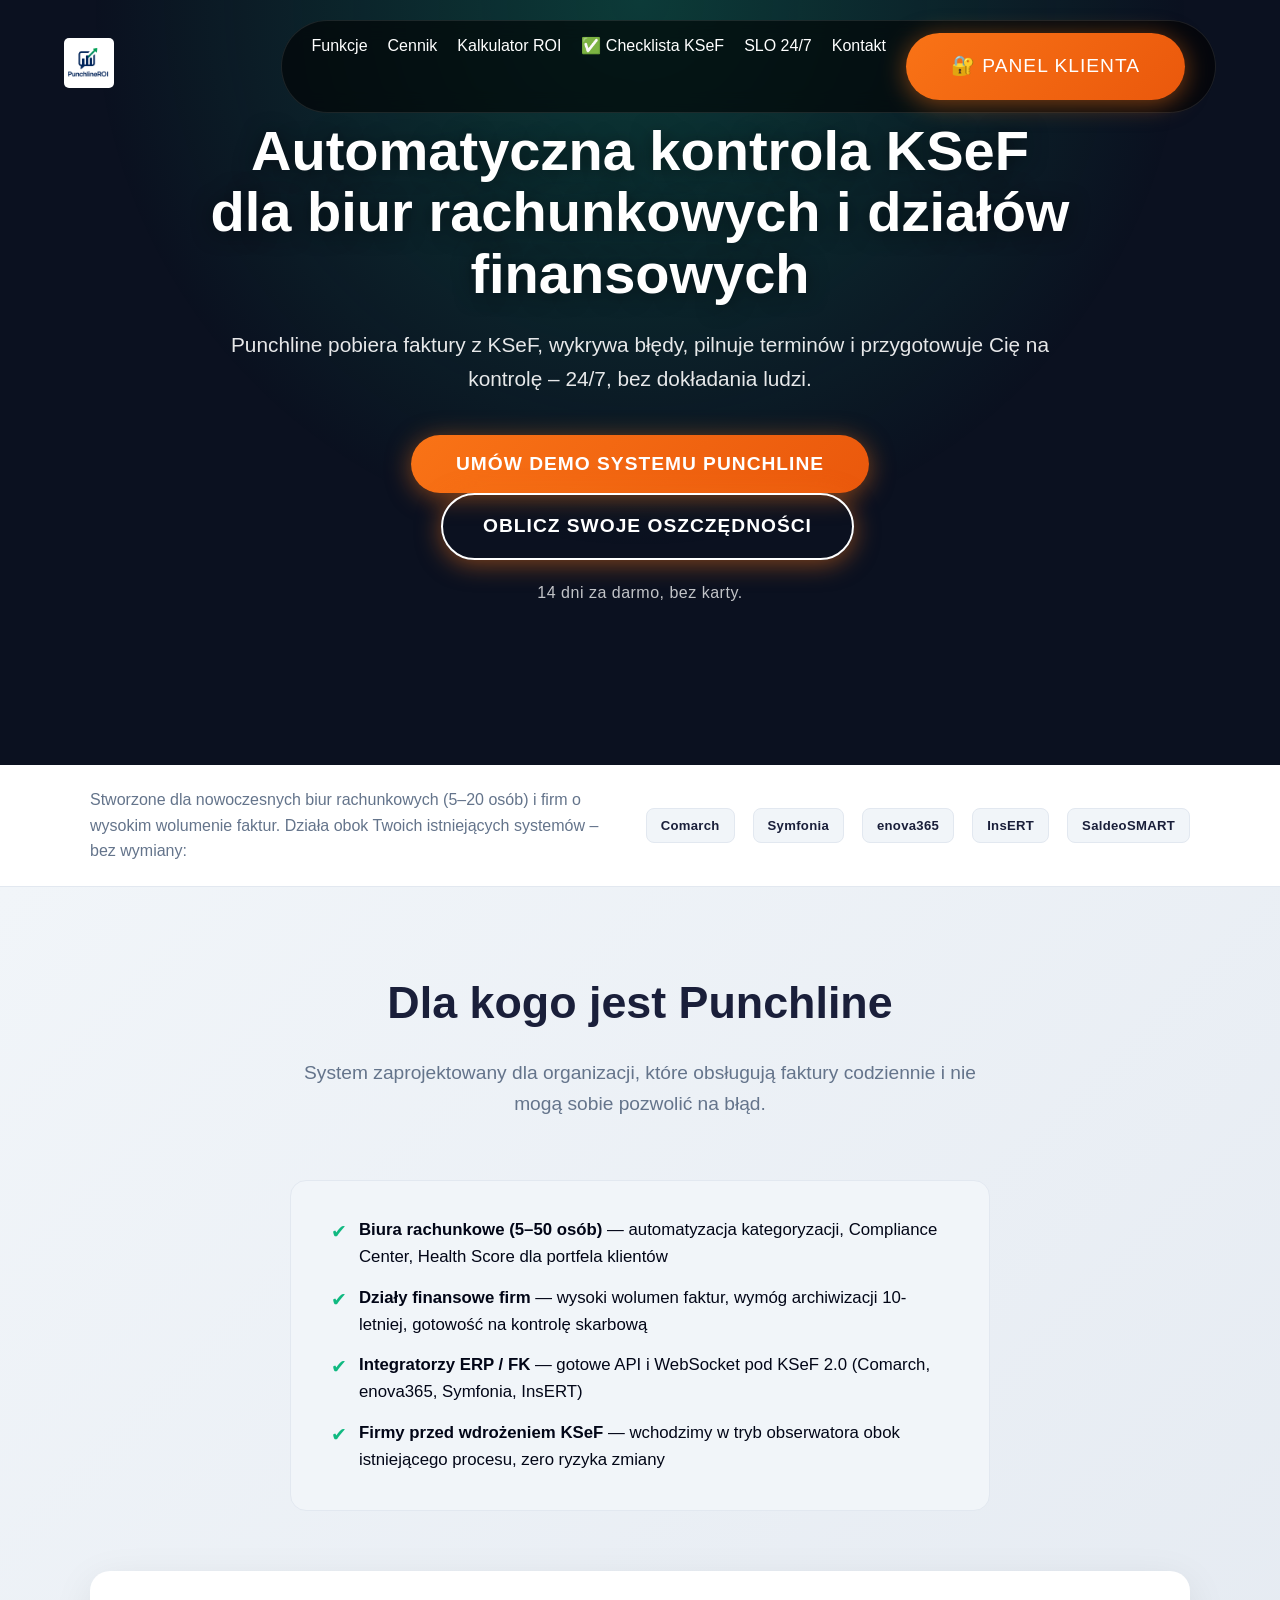
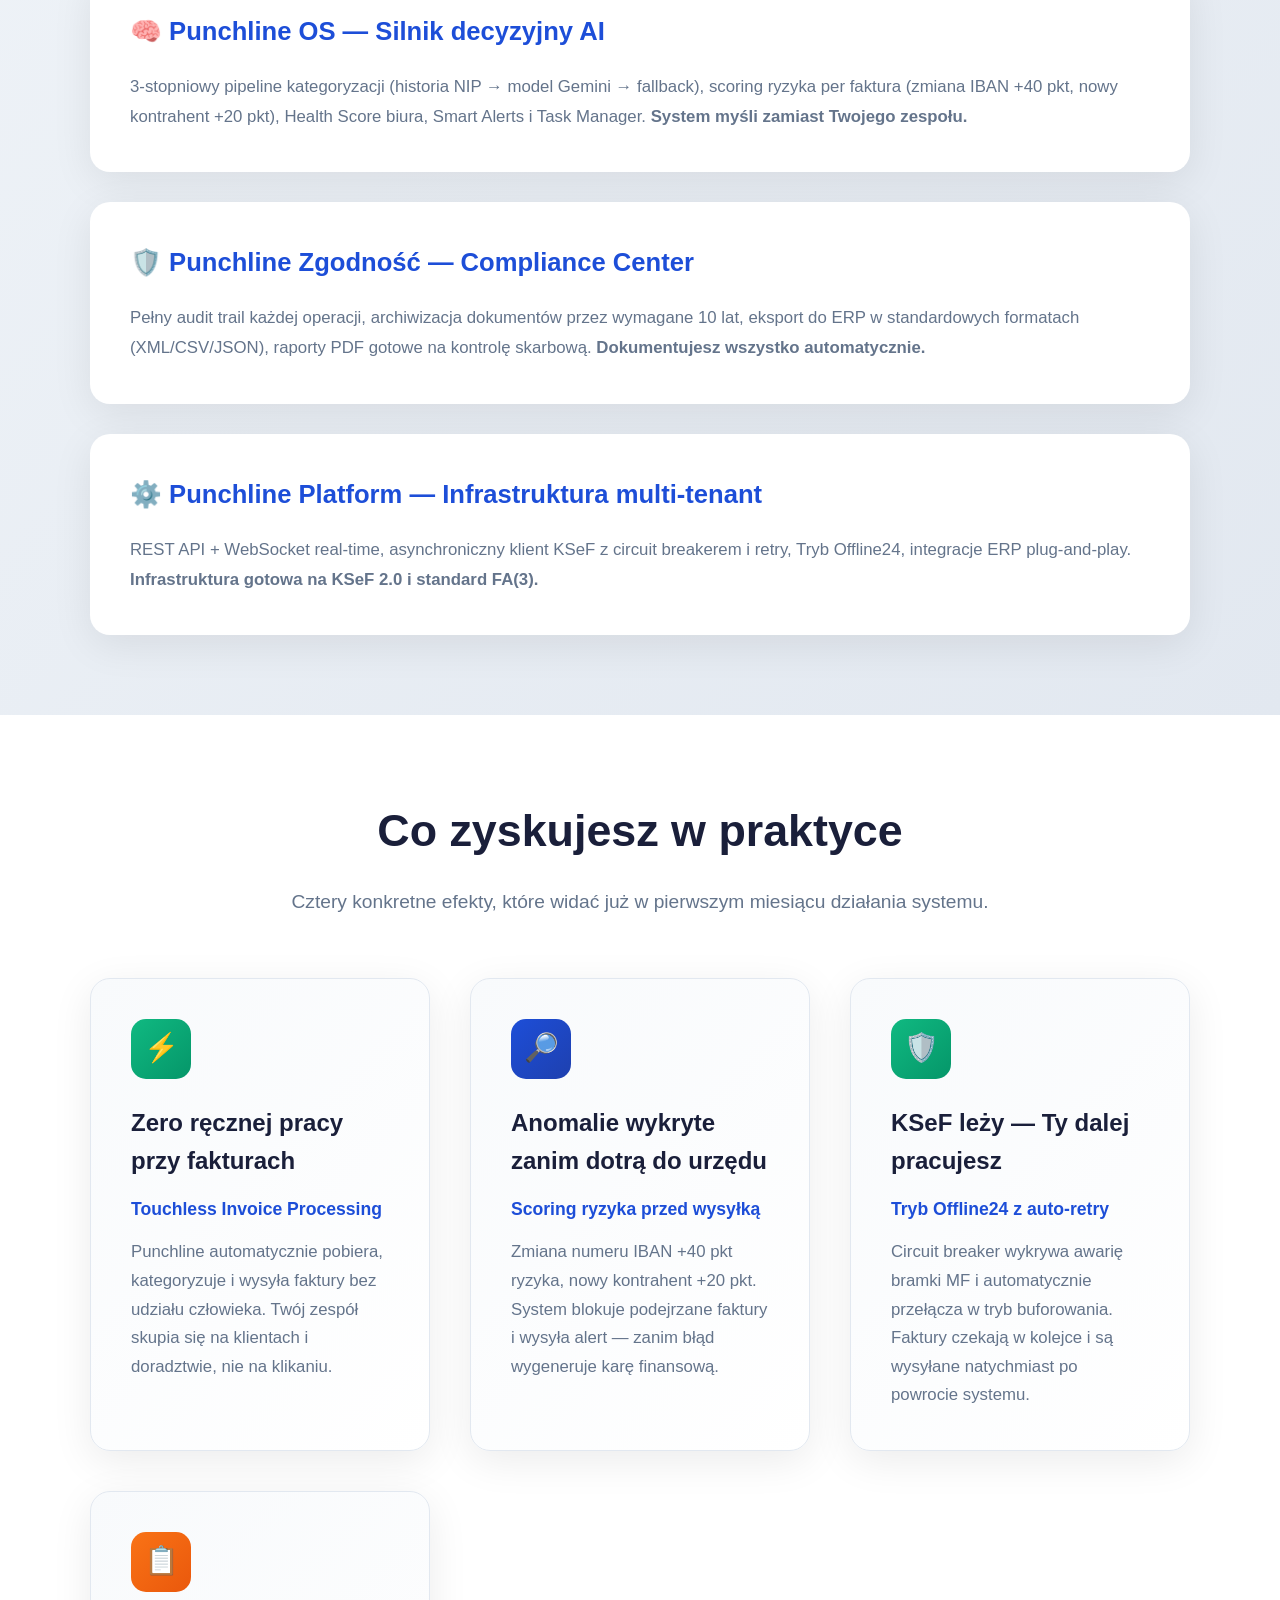
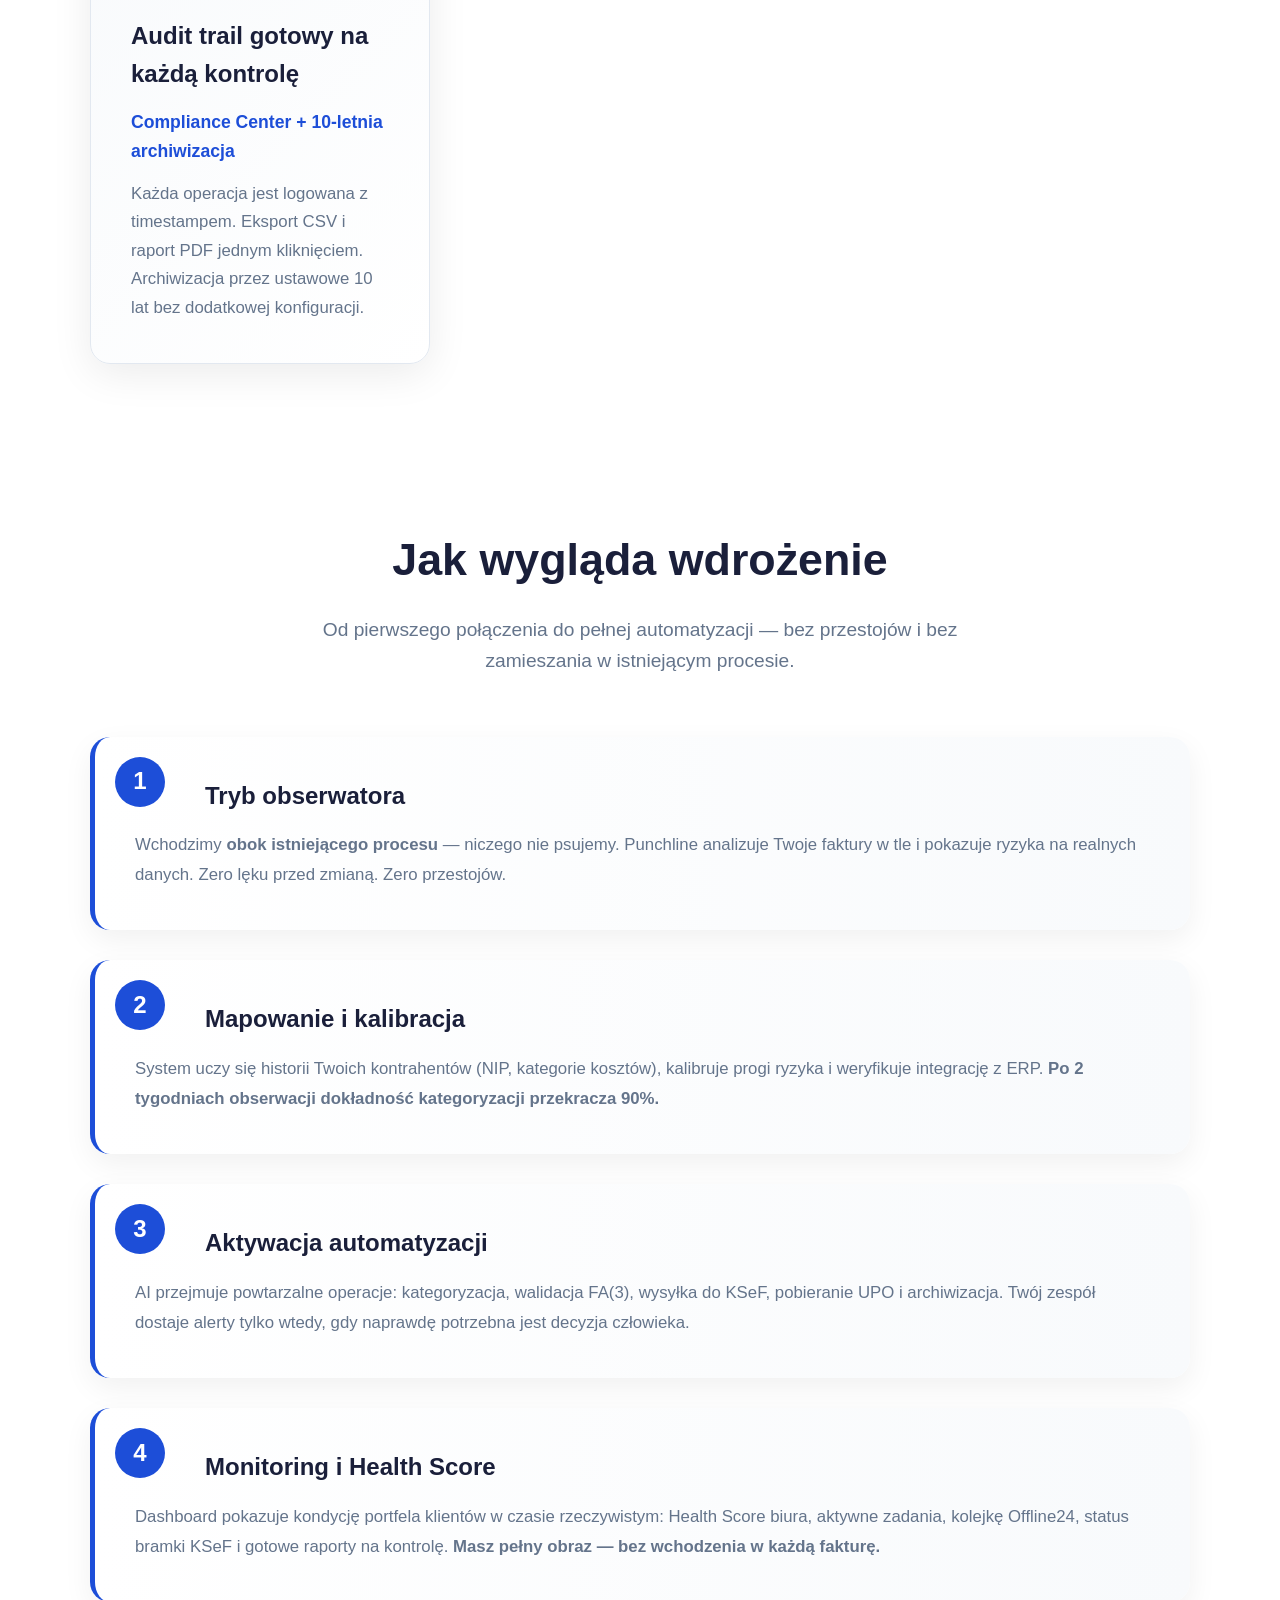
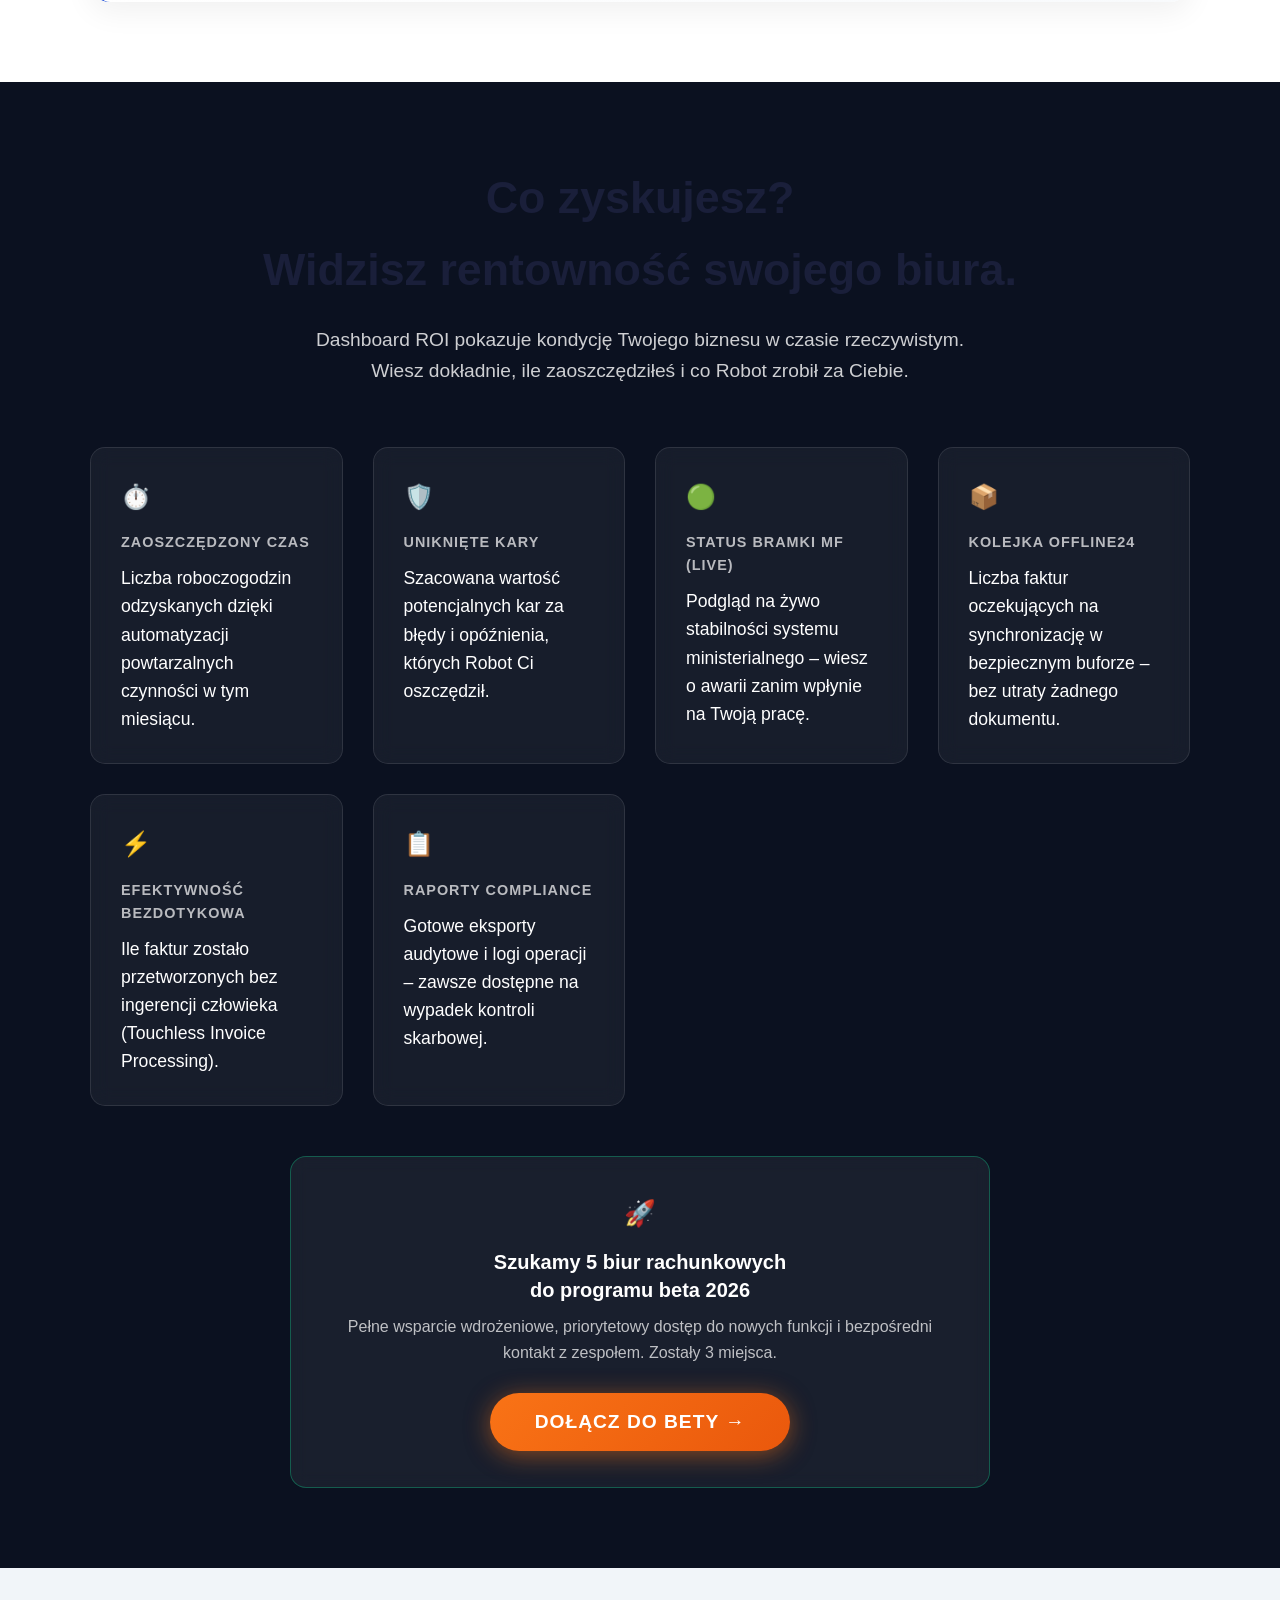
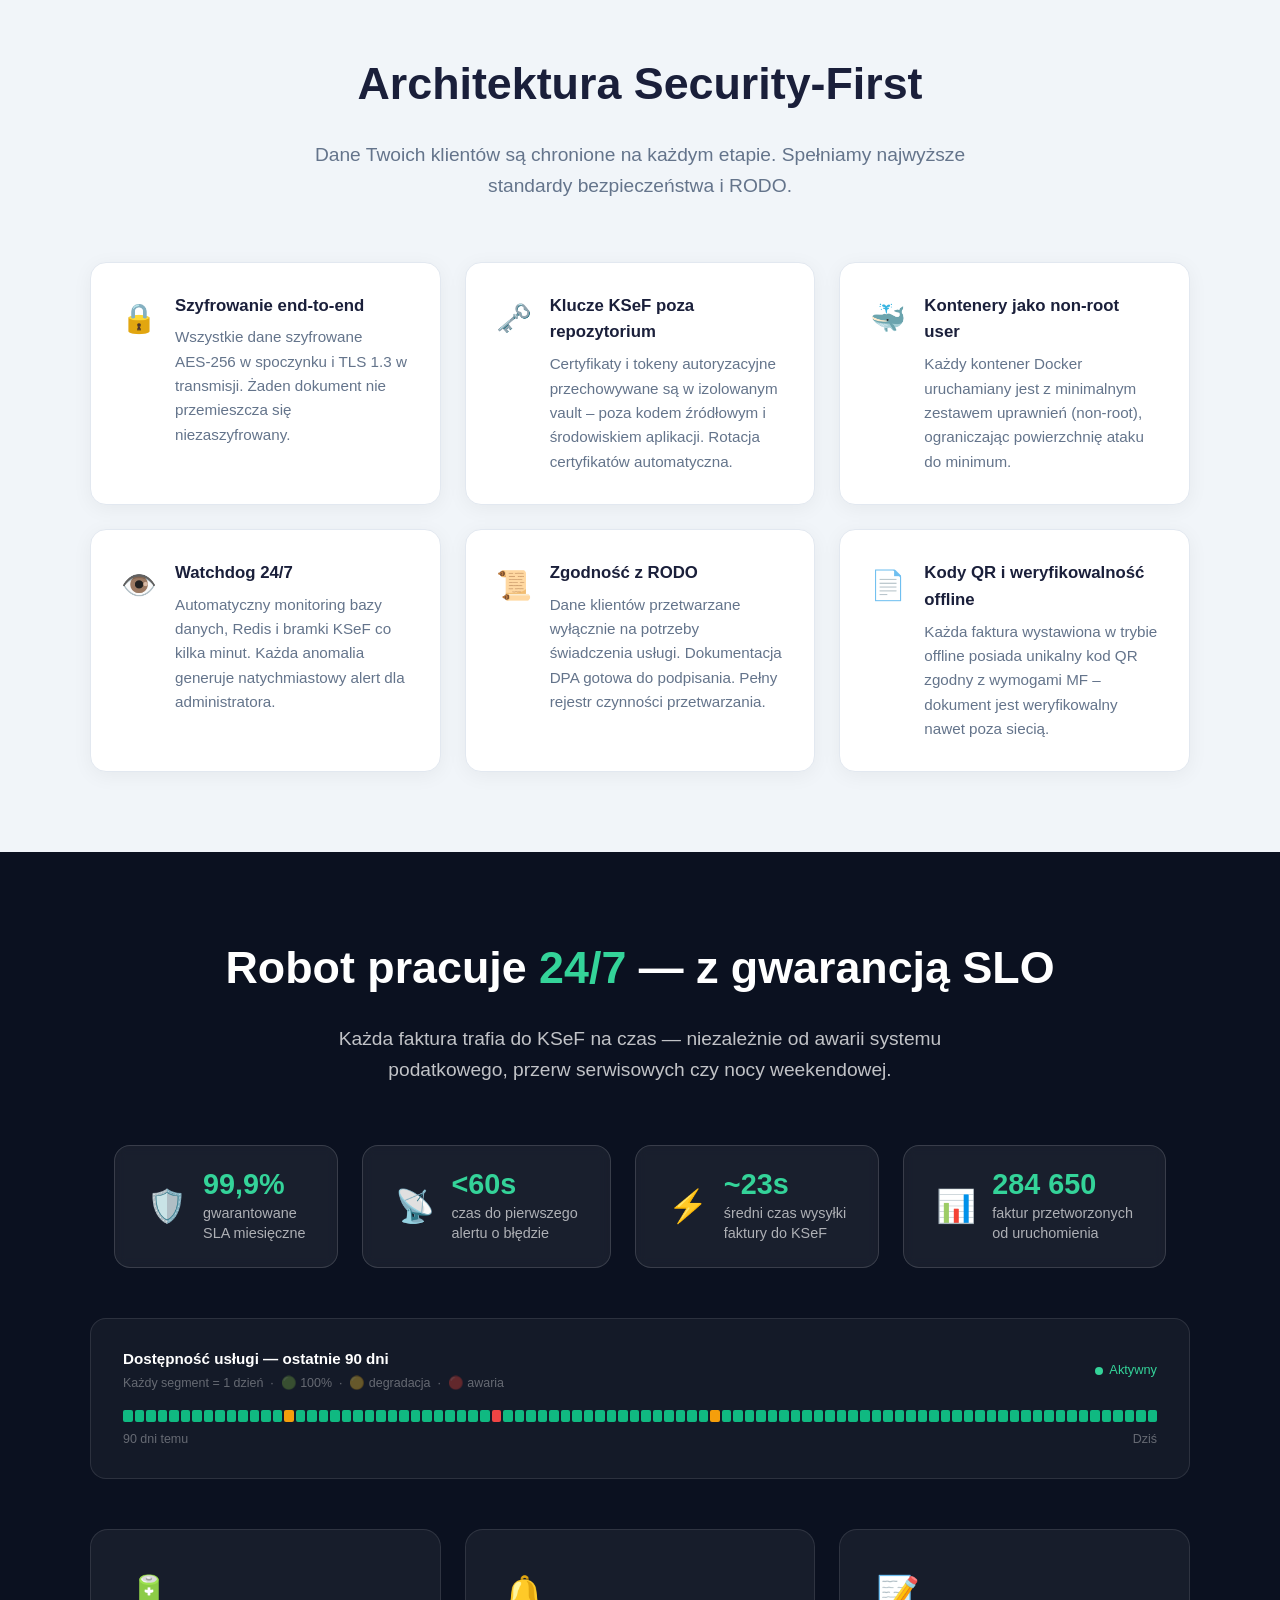
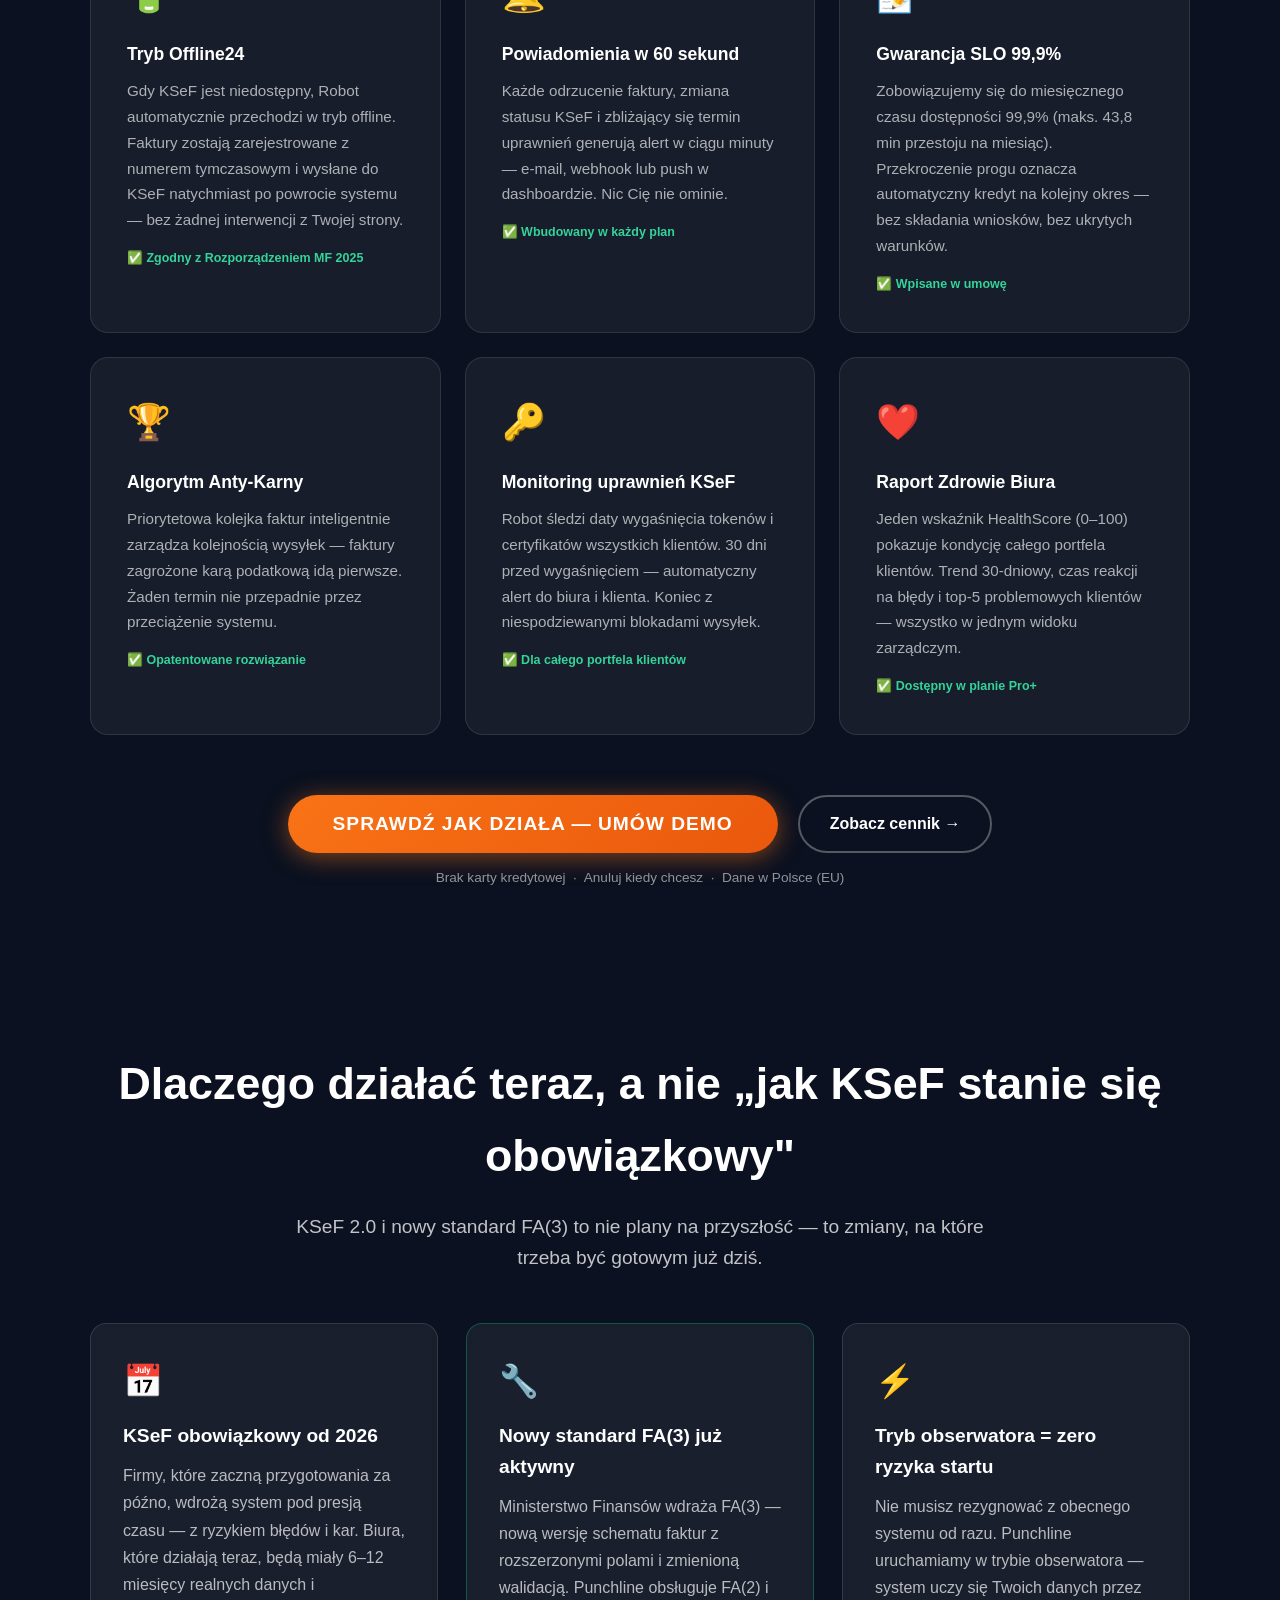
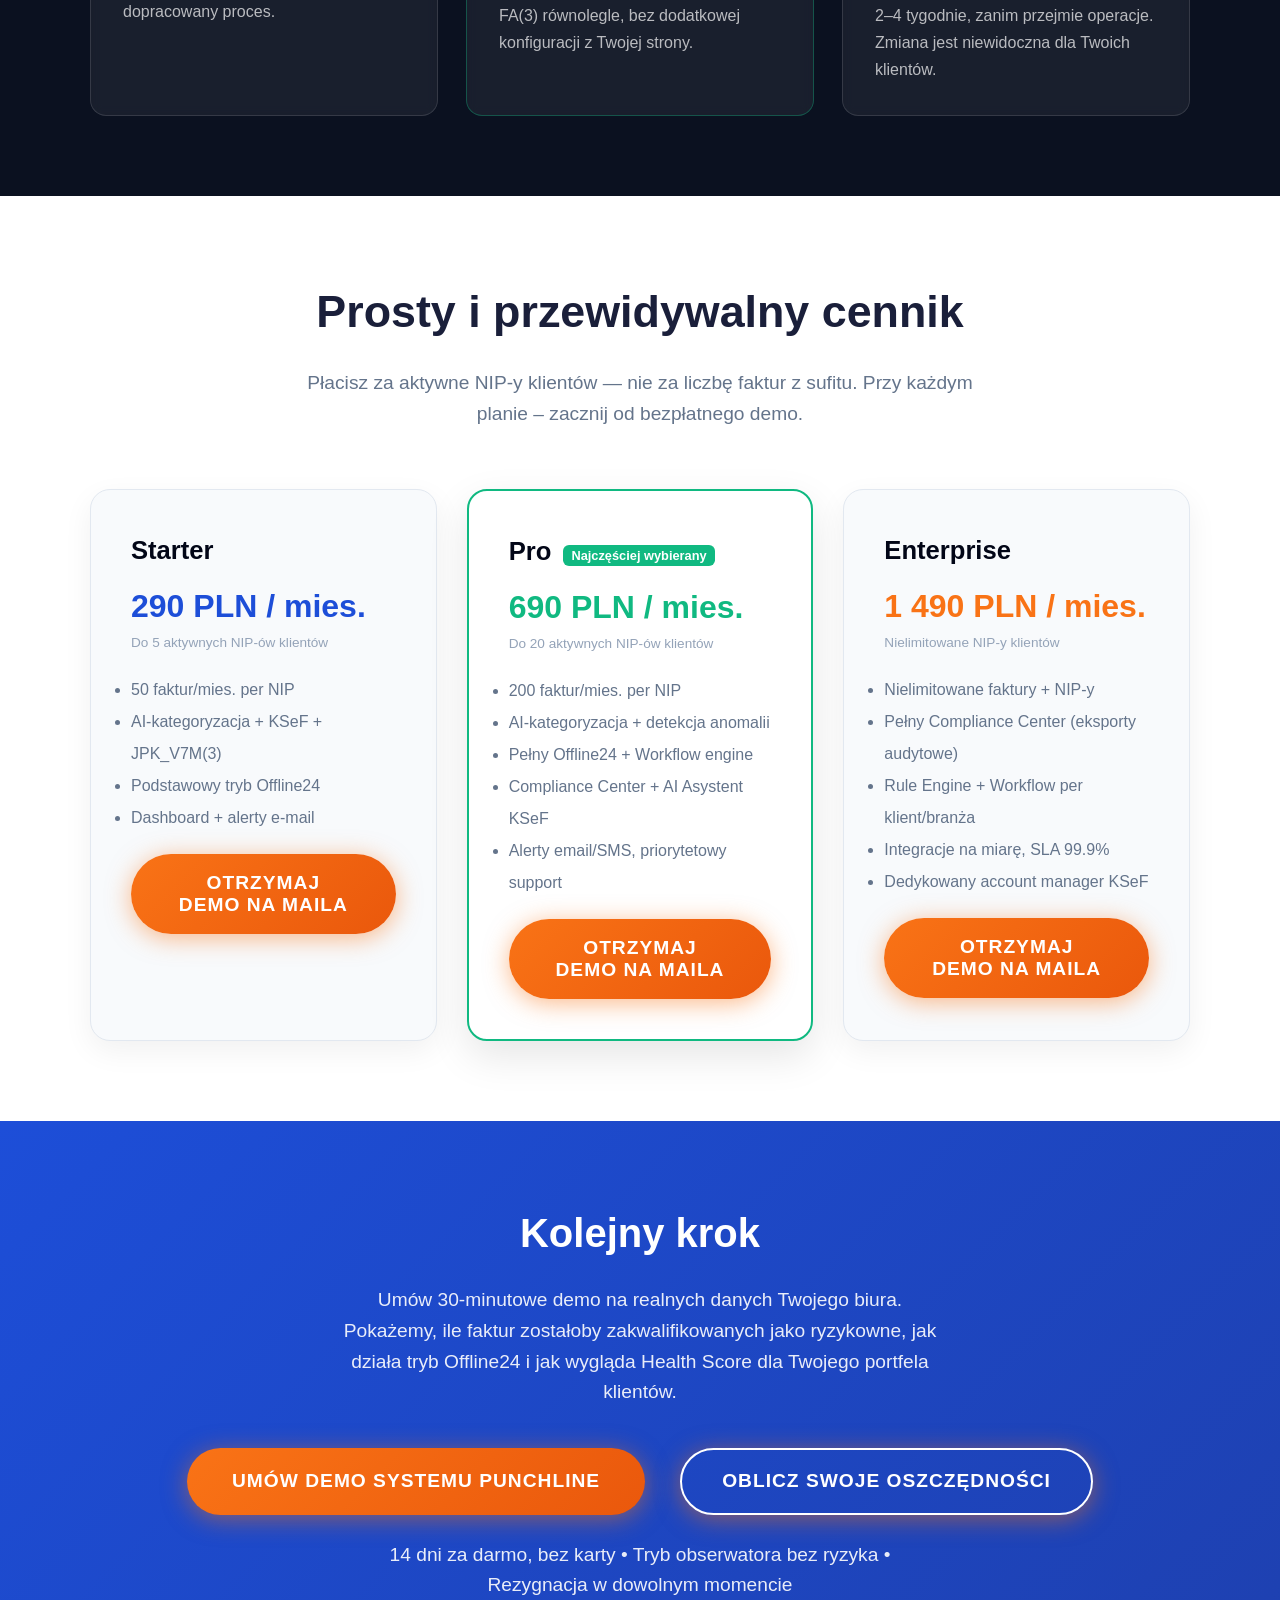
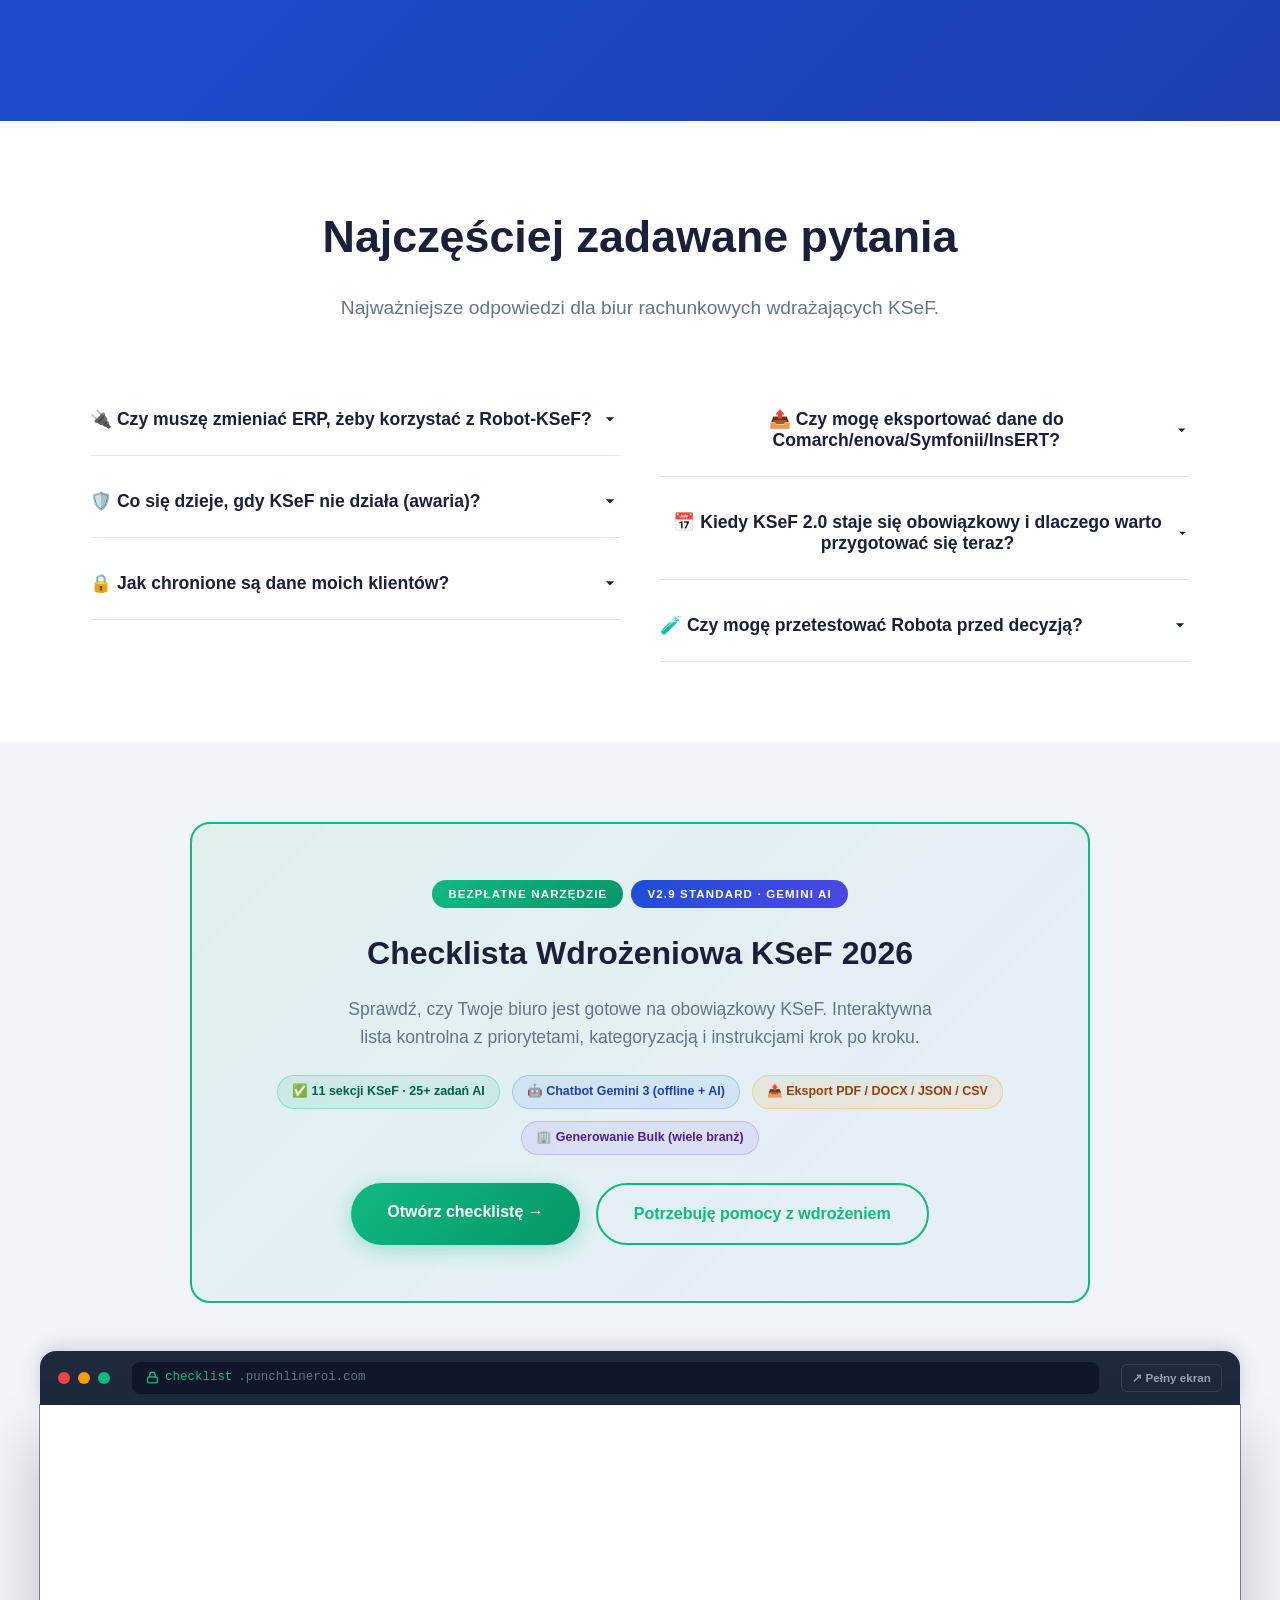
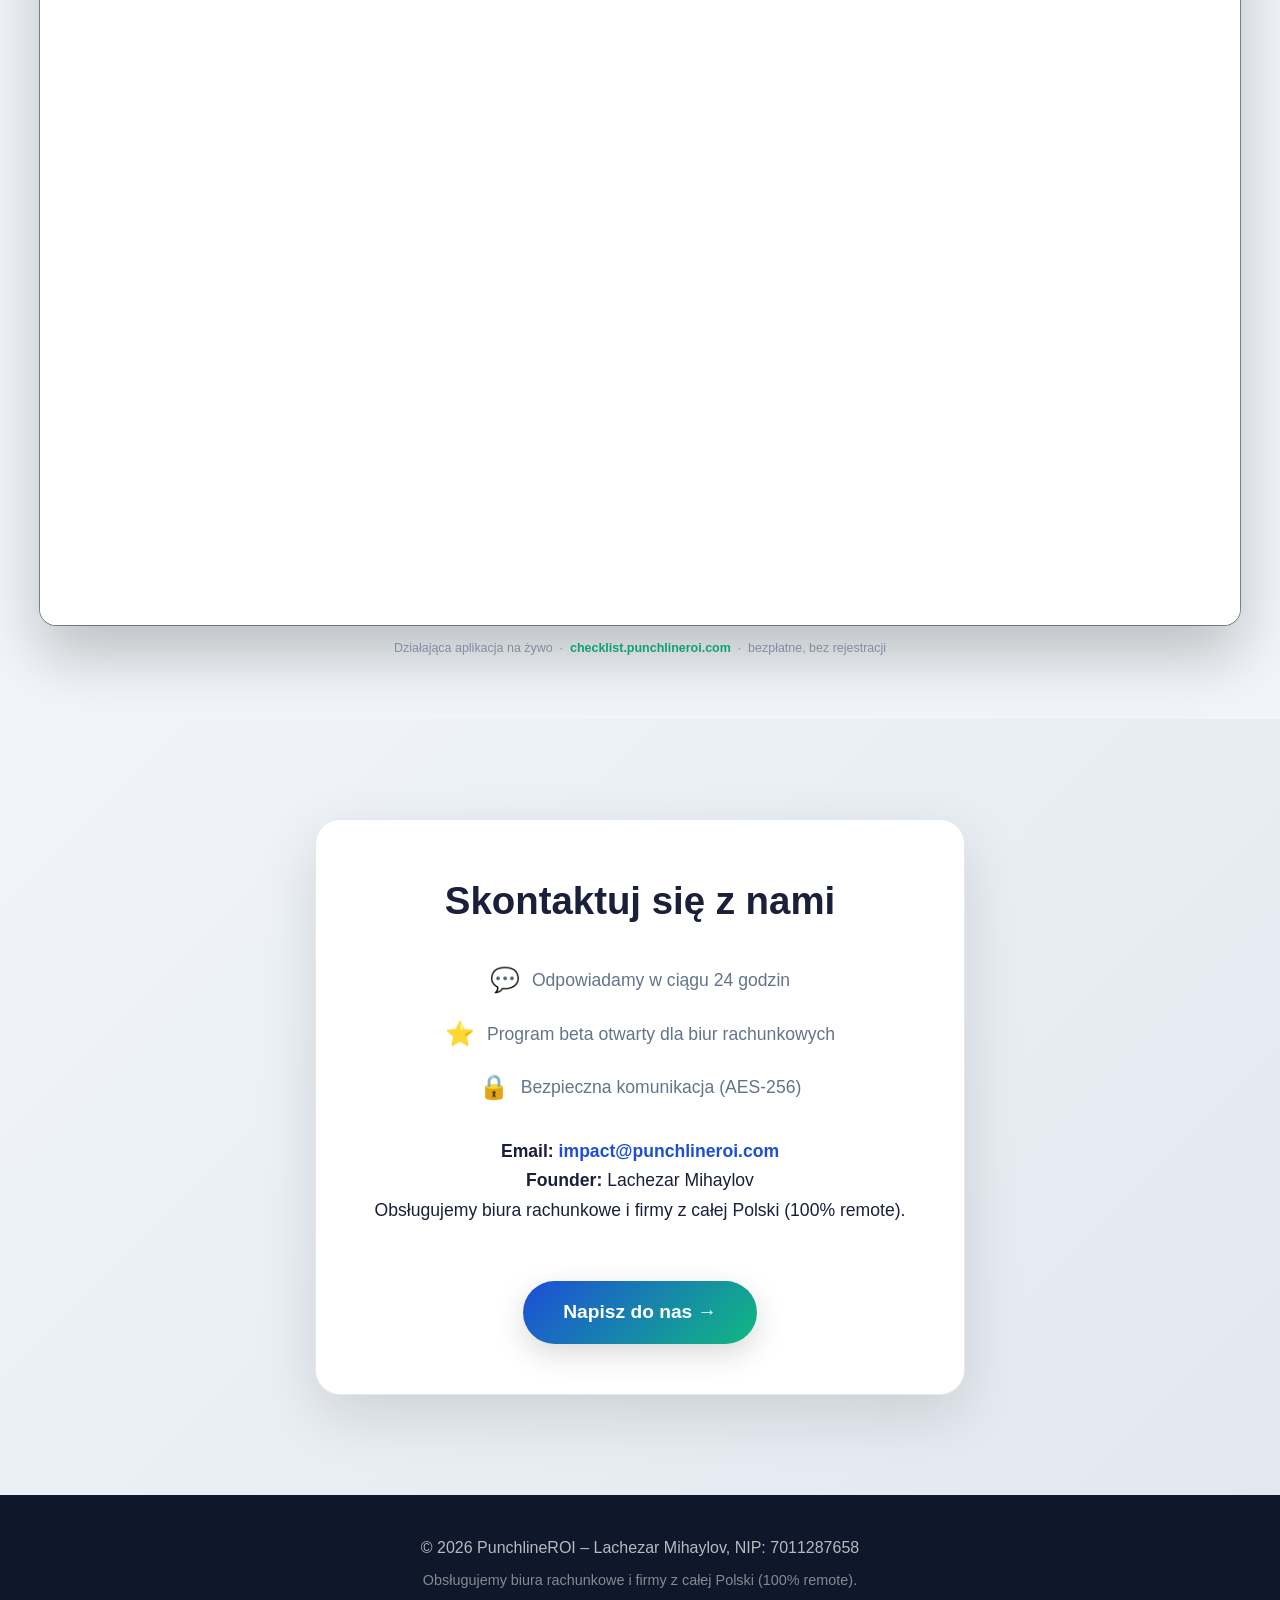
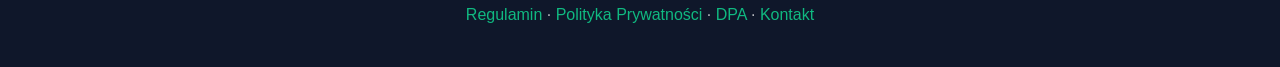
<file: index.html>
﻿<!DOCTYPE html>
<html lang="pl" data-theme="light">

<head>
    <meta charset="UTF-8" />
    <meta name="viewport" content="width=device-width, initial-scale=1.0" />
    <title>Robot‑KSeF – autonomiczna automatyzacja KSeF z AI, Offline24 i Compliance Center dla biur rachunkowych</title>
    <meta name="description"
        content="Autonomiczny Robot‑KSeF dla biur rachunkowych. AI‑kategoryzacja, detekcja anomalii, Compliance Center, tryb Offline24. Automatyzacja KSeF bez zmiany ERP Twoich klientów." />
    <link rel="icon" type="image/x-icon" href="assets/favicon.ico" />
    <!-- Google tag (gtag.js) -->
    <script async src="https://www.googletagmanager.com/gtag/js?id=G-3PX7E644QM"></script>
    <script>
        window.dataLayer = window.dataLayer || [];
        function gtag(){dataLayer.push(arguments);}
        gtag('js', new Date());
        gtag('config', 'G-3PX7E644QM');
    </script>
    <!-- Open Graph -->
    <meta property="og:title" content="Robot‑KSeF – autonomiczna automatyzacja KSeF z AI, Offline24 i Compliance Center dla biur rachunkowych" />
    <meta property="og:description"
        content="Autonomiczny Robot‑KSeF dla biur rachunkowych. AI‑kategoryzacja, detekcja anomalii, Compliance Center, tryb Offline24. Automatyzacja KSeF bez zmiany ERP Twoich klientów." />
    <meta property="og:type" content="website" />
    <meta property="og:image" content="https://punchlineroi.com/assets/og-image.png" />

    <style>
        /* === BRAND COLORS & THEME === */
        :root {
            --blue-primary: #1D4ED8;
            --green-primary: #10B981;
            --orange-accent: #F97316;
            --dark-bg: #0B1120;
            --light-bg: #F7FAFC;
            --text-main: #1a1f3a;
            --text-light: #64748b;

            --body-bg: var(--light-bg);
            --body-text: var(--text-main);
            --section-bg: #ffffff;
            --section-alt-bg: #f1f5f9;
            --hero-overlay: rgba(0, 0, 0, 0.6);
            --footer-bg: #0f172a;
            --footer-text: rgba(255, 255, 255, 0.7);
            --card-border: #e2e8f0;
        }

        :root[data-theme="dark"] {
            --body-bg: #020617;
            --body-text: #e5e7eb;
            --section-bg: #020617;
            --section-alt-bg: #020617;
            --hero-overlay: rgba(15, 23, 42, 0.85);
            --footer-bg: #020617;
            --footer-text: rgba(248, 250, 252, 0.8);
            --card-border: #1f2937;
        }

        * {
            margin: 0;
            padding: 0;
            box-sizing: border-box;
        }

        html {
            scroll-behavior: smooth;
        }

        body {
            font-family: 'Inter', -apple-system, BlinkMacSystemFont, 'Segoe UI', sans-serif;
            background: var(--body-bg);
            color: var(--body-text);
            line-height: 1.6;
            overflow-x: hidden;
            position: relative;
        }

        /* === HERO SECTION === */
        .hero {
            position: relative;
            height: 85vh;
            min-height: 600px;
            display: flex;
            align-items: center;
            justify-content: center;
            color: white;
            text-align: center;
            overflow: hidden;
            background-color: var(--dark-bg);
        }

        .video-bg {
            position: absolute;
            top: 50%;
            left: 50%;
            min-width: 100%;
            min-height: 100%;
            width: auto;
            height: auto;
            z-index: 0;
            transform: translateX(-50%) translateY(-50%);
            object-fit: cover;
            filter: brightness(0.4);
            opacity: 1;
            transition: opacity 0.3s ease-in-out;
        }

        .hero::after {
            content: "";
            position: absolute;
            inset: 0;
            background: radial-gradient(circle at top, rgba(16, 185, 129, 0.25), transparent 55%);
            z-index: 1;
            pointer-events: none;
        }

        .hero-content {
            position: relative;
            z-index: 2;
            max-width: 900px;
            padding: 20px;
            animation: fadeIn 1s ease-out;
        }

        .hero h1 {
            font-size: 3.5rem;
            margin-bottom: 1.5rem;
            font-weight: 800;
            line-height: 1.1;
            text-shadow: 0 2px 20px rgba(0, 0, 0, 0.5);
        }

        .hero p {
            font-size: 1.3rem;
            margin-bottom: 2.5rem;
            opacity: 0.9;
            font-weight: 300;
        }

        .hero .subtitle {
            font-size: 1rem;
            margin-top: 20px;
            opacity: 0.75;
            font-weight: 400;
            letter-spacing: 0.5px;
        }

        /* NAV */
        nav {
            position: absolute;
            top: 0;
            left: 0;
            width: 100%;
            padding: 20px 5%;
            display: flex;
            justify-content: space-between;
            align-items: center;
            z-index: 100;
        }

        .nav-logo img {
            height: 50px;
            border-radius: 5px;
        }

        .nav-links {
            display: flex;
            gap: 20px;
            background: var(--hero-overlay);
            padding: 12px 30px;
            border-radius: 50px;
            backdrop-filter: blur(10px);
            border: 1px solid rgba(255, 255, 255, 0.1);
        }

        .nav-links a {
            color: white;
            text-decoration: none;
            font-weight: 500;
            transition: color 0.2s;
        }

        .nav-links a:hover {
            color: var(--green-primary);
        }

        /* CTA BUTTON (Orange - Akcja) */
        .cta-button {
            background: linear-gradient(135deg, var(--orange-accent), #ea580c);
            color: white;
            padding: 18px 45px;
            font-size: 1.2rem;
            font-weight: bold;
            border: none;
            border-radius: 50px;
            cursor: pointer;
            text-decoration: none;
            transition: all 0.3s ease;
            box-shadow: 0 4px 25px rgba(249, 115, 22, 0.5);
            display: inline-block;
            text-transform: uppercase;
            letter-spacing: 1px;
        }

        .cta-button:hover {
            transform: translateY(-3px) scale(1.02);
            box-shadow: 0 8px 35px rgba(249, 115, 22, 0.7);
        }

        .cta-button-secondary {
            background: transparent;
            border: 2px solid white;
            padding: 16px 40px;
            margin-left: 15px;
        }

        .cta-button-secondary:hover {
            background: rgba(255, 255, 255, 0.1);
        }

        /* === SOCIAL PROOF BAR === */
        .social-proof-bar {
            background: var(--section-bg);
            border-bottom: 1px solid var(--card-border);
            padding: 22px 20px;
        }

        .social-proof-inner {
            max-width: 1100px;
            margin: 0 auto;
            display: flex;
            align-items: center;
            justify-content: space-between;
            gap: 30px;
            flex-wrap: wrap;
        }

        .social-proof-text {
            font-size: 1rem;
            color: var(--text-light);
            font-weight: 500;
            flex: 1;
            min-width: 220px;
        }

        :root[data-theme="dark"] .social-proof-text {
            color: #9ca3af;
        }

        .erp-logos {
            display: flex;
            align-items: center;
            gap: 18px;
            flex-wrap: wrap;
        }

        .erp-logo-chip {
            background: var(--section-alt-bg);
            border: 1px solid var(--card-border);
            border-radius: 8px;
            padding: 6px 14px;
            font-size: 0.82rem;
            font-weight: 700;
            color: var(--text-main);
            letter-spacing: 0.3px;
        }

        :root[data-theme="dark"] .erp-logo-chip {
            background: #0f172a;
            color: #e5e7eb;
            border-color: #1f2937;
        }

        /* === VALUE PROPOSITION (3 Bullety) === */
        .value-props {
            background: var(--section-bg);
            padding: 80px 20px;
        }

        .container {
            max-width: 1100px;
            margin: 0 auto;
        }

        .props-grid {
            display: grid;
            grid-template-columns: repeat(auto-fit, minmax(320px, 1fr));
            gap: 40px;
            margin-top: 50px;
        }

        .prop-card {
            background: linear-gradient(135deg, #f8fafc, #ffffff);
            padding: 40px;
            border-radius: 20px;
            box-shadow: 0 10px 40px rgba(0, 0, 0, 0.08);
            border: 1px solid var(--card-border);
            transition: all 0.3s ease;
        }

        :root[data-theme="dark"] .prop-card {
            background: radial-gradient(circle at top left, rgba(30, 64, 175, 0.4), #020617);
        }

        .prop-card:hover {
            transform: translateY(-8px);
            box-shadow: 0 20px 60px rgba(0, 0, 0, 0.12);
        }

        .prop-icon {
            width: 60px;
            height: 60px;
            border-radius: 15px;
            display: flex;
            align-items: center;
            justify-content: center;
            font-size: 28px;
            margin-bottom: 25px;
        }

        .prop-icon.green {
            background: linear-gradient(135deg, var(--green-primary), #059669);
            color: white;
        }

        .prop-icon.blue {
            background: linear-gradient(135deg, var(--blue-primary), #1e40af);
            color: white;
        }

        .prop-icon.orange {
            background: linear-gradient(135deg, var(--orange-accent), #ea580c);
            color: white;
        }

        .prop-card h3 {
            font-size: 1.5rem;
            color: var(--body-text);
            margin-bottom: 15px;
            font-weight: 700;
        }

        .prop-card h4 {
            font-size: 1.1rem;
            color: var(--blue-primary);
            margin-bottom: 15px;
            font-weight: 600;
        }

        .prop-card p {
            color: var(--text-light);
            line-height: 1.7;
            font-size: 1.05rem;
        }

        :root[data-theme="dark"] .prop-card p {
            color: #cbd5f5;
        }

        /* === SECTION TITLES === */
        .section-header {
            text-align: center;
            margin-bottom: 60px;
        }

        .section-header h2 {
            font-size: 2.8rem;
            color: var(--body-text);
            margin-bottom: 20px;
            font-weight: 800;
        }

        .section-header p {
            font-size: 1.2rem;
            color: var(--text-light);
            max-width: 700px;
            margin: 0 auto;
        }

        :root[data-theme="dark"] .section-header p {
            color: #9ca3af;
        }

        /* === DLACZEGO PUNCHLINE === */
        .why-section {
            background: linear-gradient(135deg, var(--section-alt-bg), #e2e8f0);
            padding: 80px 20px;
        }

        :root[data-theme="dark"] .why-section {
            background: radial-gradient(circle at top left, rgba(30, 64, 175, 0.5), #020617);
        }

        .why-grid {
            display: grid;
            gap: 30px;
            margin-top: 50px;
        }

        .why-item {
            background: white;
            padding: 40px;
            border-radius: 20px;
            box-shadow: 0 10px 40px rgba(0, 0, 0, 0.08);
        }

        :root[data-theme="dark"] .why-item {
            background: rgba(15, 23, 42, 0.9);
            border: 1px solid #1f2937;
        }

        .why-item h3 {
            font-size: 1.6rem;
            color: var(--blue-primary);
            margin-bottom: 20px;
            font-weight: 700;
        }

        .why-item p {
            color: var(--text-light);
            line-height: 1.8;
            font-size: 1.05rem;
        }

        :root[data-theme="dark"] .why-item p {
            color: #e5e7eb;
        }

        /* === JAK DZIAŁA ROBOT === */
        .how-section {
            background: var(--section-bg);
            padding: 80px 20px;
        }

        .steps-grid {
            display: grid;
            gap: 30px;
            margin-top: 50px;
        }

        .step-card {
            background: linear-gradient(to right, #ffffff, #f8fafc);
            padding: 40px;
            border-radius: 20px;
            border-left: 5px solid var(--blue-primary);
            box-shadow: 0 10px 30px rgba(0, 0, 0, 0.06);
            position: relative;
        }

        :root[data-theme="dark"] .step-card {
            background: radial-gradient(circle at top left, rgba(30, 64, 175, 0.4), #020617);
            box-shadow: 0 10px 30px rgba(0, 0, 0, 0.5);
        }

        .step-number {
            position: absolute;
            top: 20px;
            left: 20px;
            width: 50px;
            height: 50px;
            background: var(--blue-primary);
            color: white;
            border-radius: 50%;
            display: flex;
            align-items: center;
            justify-content: center;
            font-size: 1.5rem;
            font-weight: 800;
        }

        .step-card h3 {
            font-size: 1.5rem;
            color: var(--body-text);
            margin-bottom: 15px;
            margin-left: 70px;
            font-weight: 700;
        }

        .step-card p {
            color: var(--text-light);
            line-height: 1.8;
            font-size: 1.05rem;
        }

        :root[data-theme="dark"] .step-card p {
            color: #e5e7eb;
        }

        /* === DASHBOARD ROI === */
        .roi-section {
            background: var(--dark-bg);
            color: white;
            padding: 80px 20px;
        }

        .roi-grid {
            display: grid;
            grid-template-columns: repeat(auto-fit, minmax(250px, 1fr));
            gap: 30px;
            margin-top: 50px;
        }

        .roi-metric {
            background: rgba(255, 255, 255, 0.05);
            padding: 30px;
            border-radius: 15px;
            border: 1px solid rgba(255, 255, 255, 0.1);
            backdrop-filter: blur(10px);
        }

        .roi-metric h4 {
            font-size: 0.9rem;
            color: rgba(255, 255, 255, 0.7);
            margin-bottom: 10px;
            text-transform: uppercase;
            letter-spacing: 1px;
        }

        .roi-metric p {
            font-size: 1.1rem;
            color: white;
            line-height: 1.6;
        }

        .roi-metric .icon {
            font-size: 24px;
            margin-bottom: 15px;
        }

        /* === SECURITY SECTION === */
        .security-section {
            background: var(--section-alt-bg);
            padding: 80px 20px;
        }

        :root[data-theme="dark"] .security-section {
            background: radial-gradient(circle at bottom right, rgba(30, 64, 175, 0.3), #020617);
        }

        .security-grid {
            display: grid;
            grid-template-columns: repeat(auto-fit, minmax(300px, 1fr));
            gap: 24px;
            margin-top: 50px;
        }

        .security-item {
            background: var(--section-bg);
            border: 1px solid var(--card-border);
            border-radius: 16px;
            padding: 30px;
            display: flex;
            gap: 18px;
            align-items: flex-start;
            box-shadow: 0 4px 20px rgba(0, 0, 0, 0.05);
        }

        :root[data-theme="dark"] .security-item {
            background: rgba(15, 23, 42, 0.9);
            border-color: #1f2937;
        }

        .security-item .sec-icon {
            font-size: 1.8rem;
            flex-shrink: 0;
            margin-top: 2px;
        }

        .security-item h4 {
            font-size: 1.05rem;
            font-weight: 700;
            color: var(--body-text);
            margin-bottom: 6px;
        }

        .security-item p {
            font-size: 0.95rem;
            color: var(--text-light);
            line-height: 1.6;
        }

        :root[data-theme="dark"] .security-item p {
            color: #9ca3af;
        }

        /* === SLO / 24-7 SECTION === */
        .slo-section {
            background: var(--dark-bg);
            color: white;
            padding: 80px 20px;
        }

        .slo-section .section-header h2 {
            color: white;
        }

        .slo-section .section-header p {
            color: rgba(255, 255, 255, 0.75);
        }

        .slo-claims {
            display: flex;
            flex-wrap: wrap;
            gap: 20px;
            justify-content: center;
            margin: 50px 0;
        }

        .slo-claim-badge {
            background: rgba(255, 255, 255, 0.06);
            border: 1px solid rgba(255, 255, 255, 0.14);
            border-radius: 16px;
            padding: 24px 32px;
            display: flex;
            align-items: center;
            gap: 16px;
            min-width: 220px;
            backdrop-filter: blur(6px);
            transition: border-color 0.25s, box-shadow 0.25s;
        }

        .slo-claim-badge:hover {
            border-color: rgba(16, 185, 129, 0.5);
            box-shadow: 0 0 24px rgba(16, 185, 129, 0.12);
        }

        .slo-claim-badge .claim-icon {
            font-size: 2rem;
            flex-shrink: 0;
        }

        .slo-claim-badge .claim-value {
            font-size: 1.8rem;
            font-weight: 800;
            color: #34d399;
            line-height: 1;
            margin-bottom: 4px;
        }

        .slo-claim-badge .claim-label {
            font-size: 0.9rem;
            color: rgba(255, 255, 255, 0.65);
            line-height: 1.4;
        }

        /* Uptime bar */
        .slo-uptime-wrap {
            background: rgba(255, 255, 255, 0.04);
            border: 1px solid rgba(255, 255, 255, 0.1);
            border-radius: 16px;
            padding: 28px 32px;
            margin-bottom: 50px;
        }

        .slo-uptime-header {
            display: flex;
            align-items: center;
            justify-content: space-between;
            margin-bottom: 16px;
            flex-wrap: wrap;
            gap: 8px;
        }

        .slo-uptime-header h3 {
            font-size: 0.95rem;
            font-weight: 600;
            color: white;
        }

        .slo-uptime-header .live-badge {
            display: flex;
            align-items: center;
            gap: 6px;
            font-size: 0.8rem;
            color: #34d399;
            font-weight: 500;
        }

        .slo-uptime-header .live-dot {
            width: 8px;
            height: 8px;
            border-radius: 50%;
            background: #34d399;
            animation: pulse-dot 1.8s ease-in-out infinite;
        }

        @keyframes pulse-dot {
            0%, 100% { opacity: 1; }
            50% { opacity: 0.4; }
        }

        .slo-bar-segments {
            display: flex;
            gap: 2px;
            height: 12px;
        }

        .slo-seg {
            flex: 1;
            border-radius: 2px;
            background: #10b981;
            transition: opacity 0.2s;
        }

        .slo-seg:hover { opacity: 0.75; cursor: default; }
        .slo-seg.partial { background: #f59e0b; }
        .slo-seg.down    { background: #ef4444; }

        .slo-bar-legend {
            display: flex;
            justify-content: space-between;
            margin-top: 8px;
            font-size: 0.78rem;
            color: rgba(255, 255, 255, 0.35);
        }

        /* Feature grid */
        .slo-features {
            display: grid;
            grid-template-columns: repeat(auto-fit, minmax(280px, 1fr));
            gap: 24px;
            margin-bottom: 50px;
        }

        .slo-feature-card {
            background: rgba(255, 255, 255, 0.05);
            border: 1px solid rgba(255, 255, 255, 0.1);
            border-radius: 18px;
            padding: 32px;
            transition: border-color 0.25s, box-shadow 0.25s, transform 0.25s;
        }

        .slo-feature-card:hover {
            transform: translateY(-4px);
            border-color: rgba(16, 185, 129, 0.35);
            box-shadow: 0 12px 32px rgba(16, 185, 129, 0.1);
        }

        .slo-feature-card .feat-icon {
            font-size: 2.2rem;
            margin-bottom: 18px;
        }

        .slo-feature-card h3 {
            font-size: 1.1rem;
            font-weight: 700;
            color: white;
            margin-bottom: 10px;
        }

        .slo-feature-card p {
            font-size: 0.95rem;
            color: rgba(255, 255, 255, 0.65);
            line-height: 1.7;
        }

        .slo-feature-card .feat-tag {
            display: inline-flex;
            align-items: center;
            gap: 5px;
            margin-top: 16px;
            font-size: 0.78rem;
            color: #34d399;
            font-weight: 600;
        }

        /* CTA row */
        .slo-cta-row {
            text-align: center;
            padding-top: 10px;
        }

        .slo-cta-row p {
            color: rgba(255, 255, 255, 0.55);
            font-size: 0.85rem;
            margin-top: 14px;
        }

        @media (min-width: 768px) {
            .slo-claims { gap: 24px; }
            .slo-feature-card { padding: 36px; }
        }

        /* === CENNIK === */
        .pricing-section {
            background: var(--section-bg);
            padding: 80px 20px;
        }

        /* === FINAL CTA === */
        .final-cta {
            background: linear-gradient(135deg, var(--blue-primary), #1e40af);
            color: white;
            padding: 80px 20px;
            text-align: center;
        }

        .final-cta h2 {
            font-size: 2.5rem;
            margin-bottom: 20px;
            font-weight: 800;
        }

        .final-cta p {
            font-size: 1.2rem;
            margin-bottom: 40px;
            opacity: 0.9;
            max-width: 600px;
            margin-left: auto;
            margin-right: auto;
        }

        .cta-buttons {
            display: flex;
            gap: 20px;
            justify-content: center;
            flex-wrap: wrap;
        }

        .microcopy {
            margin-top: 25px;
            font-size: 0.9rem;
            opacity: 0.8;
        }

        /* === FAQ DWUKOLUMNOWY === */
        .faq-section {
            background: var(--section-bg);
            padding: 80px 20px;
        }

        .faq-grid {
            display: grid;
            grid-template-columns: repeat(auto-fit, minmax(320px, 1fr));
            gap: 40px;
            margin-top: 40px;
        }

        .faq-column {
            display: flex;
            flex-direction: column;
            gap: 10px;
        }

        .faq-item {
            border-bottom: 1px solid #e2e8f0;
            padding: 15px 0;
        }

        :root[data-theme="dark"] .faq-item {
            border-bottom: 1px solid #1f2937;
        }

        .faq-question {
            width: 100%;
            background: none;
            border: none;
            font-size: 1.1rem;
            color: var(--body-text);
            font-weight: 600;
            display: flex;
            justify-content: space-between;
            align-items: center;
            cursor: pointer;
            padding: 10px 0;
        }

        .faq-question:hover {
            color: var(--blue-primary);
        }

        .faq-arrow {
            transition: transform 0.3s ease;
            width: 20px;
            height: 20px;
            fill: currentColor;
        }

        .faq-item.active .faq-arrow {
            transform: rotate(180deg);
        }

        .faq-answer {
            max-height: 0;
            overflow: hidden;
            color: var(--text-light);
            line-height: 1.7;
            transition: max-height 0.35s ease, opacity 0.3s ease;
            opacity: 0;
        }

        :root[data-theme="dark"] .faq-answer {
            color: #e5e7eb;
        }

        .faq-item.active .faq-answer {
            opacity: 1;
            margin-top: 10px;
        }

        /* === KONTAKT PRO === */
        .contact-pro {
            background: linear-gradient(135deg, #f1f5f9, #e2e8f0);
            padding: 100px 20px;
        }

        :root[data-theme="dark"] .contact-pro {
            background: radial-gradient(circle at top left, rgba(30, 64, 175, 0.5), #020617);
        }

        .contact-card {
            background: white;
            padding: 50px;
            border-radius: 25px;
            max-width: 650px;
            margin: 0 auto;
            box-shadow: 0 20px 60px rgba(0, 0, 0, 0.12);
            border: 1px solid var(--card-border);
            text-align: center;
            animation: fadeIn 0.8s ease-out forwards;
        }

        :root[data-theme="dark"] .contact-card {
            background: rgba(15, 23, 42, 0.98);
            border: 1px solid #1f2937;
        }

        .contact-card h2 {
            font-size: 2.4rem;
            margin-bottom: 30px;
            font-weight: 800;
            color: var(--body-text);
        }

        .contact-stats {
            display: flex;
            flex-direction: column;
            gap: 15px;
            margin-bottom: 30px;
        }

        .stat {
            display: flex;
            align-items: center;
            justify-content: center;
            gap: 12px;
            font-size: 1.1rem;
            color: var(--text-light);
        }

        :root[data-theme="dark"] .stat {
            color: #e5e7eb;
        }

        .stat .icon {
            font-size: 1.5rem;
        }

        .contact-info {
            margin: 25px 0;
            font-size: 1.1rem;
            color: var(--body-text);
            line-height: 1.7;
        }

        .contact-info a {
            color: var(--blue-primary);
            text-decoration: none;
            font-weight: 600;
        }

        .contact-button {
            display: inline-block;
            margin-top: 30px;
            padding: 16px 40px;
            background: linear-gradient(135deg, var(--blue-primary), var(--green-primary));
            color: white;
            font-size: 1.2rem;
            font-weight: 700;
            border-radius: 50px;
            text-decoration: none;
            box-shadow: 0 10px 30px rgba(0, 0, 0, 0.15);
            transition: transform 0.25s ease, box-shadow 0.25s ease;
        }

        .contact-button:hover {
            transform: translateY(-4px) scale(1.03);
            box-shadow: 0 15px 40px rgba(0, 0, 0, 0.25);
        }

        /* === MODAL === */
        .modal-overlay {
            display: none;
            position: fixed;
            inset: 0;
            background: rgba(11, 17, 32, 0.75);
            backdrop-filter: blur(6px);
            z-index: 2000;
            align-items: center;
            justify-content: center;
            padding: 20px;
        }

        .modal-overlay.open {
            display: flex;
        }

        .modal-box {
            background: white;
            border-radius: 24px;
            padding: 50px 45px;
            max-width: 520px;
            width: 100%;
            box-shadow: 0 30px 80px rgba(0, 0, 0, 0.25);
            position: relative;
            animation: fadeIn 0.35s ease-out;
        }

        :root[data-theme="dark"] .modal-box {
            background: #0f172a;
            border: 1px solid #1f2937;
            color: #e5e7eb;
        }

        .modal-close {
            position: absolute;
            top: 18px;
            right: 22px;
            background: none;
            border: none;
            font-size: 1.6rem;
            cursor: pointer;
            color: var(--text-light);
            line-height: 1;
        }

        .modal-close:hover {
            color: var(--blue-primary);
        }

        .modal-box h3 {
            font-size: 1.8rem;
            font-weight: 800;
            margin-bottom: 8px;
            color: var(--body-text);
        }

        :root[data-theme="dark"] .modal-box h3 {
            color: #f1f5f9;
        }

        .modal-box .modal-sub {
            font-size: 1rem;
            color: var(--text-light);
            margin-bottom: 28px;
        }

        :root[data-theme="dark"] .modal-box .modal-sub {
            color: #9ca3af;
        }

        .modal-form label {
            display: block;
            font-size: 0.9rem;
            font-weight: 600;
            color: var(--body-text);
            margin-bottom: 6px;
            margin-top: 16px;
        }

        :root[data-theme="dark"] .modal-form label {
            color: #e5e7eb;
        }

        .modal-form input,
        .modal-form select {
            width: 100%;
            padding: 12px 16px;
            border: 1px solid var(--card-border);
            border-radius: 10px;
            font-size: 1rem;
            background: var(--body-bg);
            color: var(--body-text);
            transition: border-color 0.2s;
            outline: none;
        }

        :root[data-theme="dark"] .modal-form input,
        :root[data-theme="dark"] .modal-form select {
            background: #1e293b;
            border-color: #334155;
            color: #e5e7eb;
        }

        .modal-form input:focus,
        .modal-form select:focus {
            border-color: var(--blue-primary);
        }

        .modal-form .checkbox-row {
            display: flex;
            align-items: flex-start;
            gap: 10px;
            margin-top: 18px;
        }

        .modal-form .checkbox-row input[type="checkbox"] {
            width: 18px;
            height: 18px;
            margin-top: 2px;
            flex-shrink: 0;
        }

        .modal-form .checkbox-row span {
            font-size: 0.9rem;
            color: var(--text-light);
            line-height: 1.5;
        }

        :root[data-theme="dark"] .modal-form .checkbox-row span {
            color: #9ca3af;
        }

        .modal-submit {
            width: 100%;
            margin-top: 24px;
            padding: 15px;
            background: linear-gradient(135deg, var(--orange-accent), #ea580c);
            color: white;
            font-size: 1.1rem;
            font-weight: 700;
            border: none;
            border-radius: 50px;
            cursor: pointer;
            transition: all 0.3s ease;
            box-shadow: 0 4px 20px rgba(249, 115, 22, 0.4);
            text-transform: uppercase;
            letter-spacing: 0.8px;
        }

        .modal-submit:hover {
            transform: translateY(-2px);
            box-shadow: 0 8px 30px rgba(249, 115, 22, 0.6);
        }

        .modal-success {
            display: none;
            text-align: center;
            padding: 20px 0;
        }

        .modal-success .success-icon {
            font-size: 3.5rem;
            margin-bottom: 16px;
        }

        .modal-success h4 {
            font-size: 1.5rem;
            font-weight: 800;
            color: var(--green-primary);
            margin-bottom: 10px;
        }

        .modal-success p {
            color: var(--text-light);
            font-size: 1rem;
        }

        :root[data-theme="dark"] .modal-success p {
            color: #9ca3af;
        }

        /* === FOOTER === */
        footer {
            background: var(--footer-bg);
            color: var(--footer-text);
            padding: 40px 20px;
            text-align: center;
        }

        footer a {
            color: var(--green-primary);
            text-decoration: none;
        }

        footer a:hover {
            text-decoration: underline;
        }

        /* === BACK TO TOP BUTTON === */
        .back-to-top {
            position: fixed;
            bottom: 28px;
            right: 28px;
            width: 58px;
            height: 58px;
            border-radius: 16px;
            background: linear-gradient(135deg, #1E3A8A, #16A34A);
            box-shadow: 0 0 0 6px rgba(30, 58, 138, 0.25);
            backdrop-filter: blur(14px);
            display: flex;
            align-items: center;
            justify-content: center;
            cursor: pointer;
            opacity: 0;
            transform: translateY(20px);
            transition: opacity 0.4s ease-out, transform 0.4s ease-out;
            animation: pulseGlow 2.2s ease-out infinite;
            z-index: 999;
        }

        .back-to-top.visible {
            opacity: 1;
            transform: translateY(0);
        }

        .back-to-top:hover {
            transform: translateY(-6px) scale(1.06);
        }

        .arrow-icon {
            width: 32px;
            height: 32px;
            stroke: #ffffff;
            stroke-width: 2.6;
            stroke-linecap: round;
            stroke-linejoin: round;
            fill: none;
        }

        @keyframes pulseGlow {
            0% {
                box-shadow: 0 0 0 6px rgba(30, 58, 138, 0.25);
                transform: scale(1);
            }

            60% {
                box-shadow: 0 0 0 18px rgba(30, 58, 138, 0);
                transform: scale(1.05);
            }

            100% {
                box-shadow: 0 0 0 6px rgba(30, 58, 138, 0.25);
                transform: scale(1);
            }
        }

        /* === FLOATING MENU + THEME TOGGLE (bottom-left) === */
        .floating-panel {
            position: absolute;
            left: 20px;
            bottom: 40px;
            opacity: 0;
            pointer-events: none;
            transition: opacity 0.25s ease;
            display: flex;
            flex-direction: column;
            gap: 10px;
            z-index: 10;
        }

        .floating-panel.visible {
            opacity: 1;
            pointer-events: auto;
        }

        .floating-menu {
            display: flex;
            flex-direction: column;
            gap: 10px;
        }

        .floating-menu button,
        .floating-menu a {
            width: 46px;
            height: 46px;
            background: linear-gradient(135deg, var(--blue-primary), var(--green-primary));
            color: white;
            display: flex;
            align-items: center;
            justify-content: center;
            border-radius: 50%;
            text-decoration: none;
            box-shadow: 0 6px 18px rgba(0, 0, 0, 0.25);
            border: none;
            cursor: pointer;
            padding: 0;
            position: relative;
        }

        .floating-menu a:hover,
        .floating-menu button:hover {
            transform: translateY(-3px) scale(1.05);
        }

        .floating-icon {
            width: 22px;
            height: 22px;
            stroke: #ffffff;
            stroke-width: 1.8;
            stroke-linecap: round;
            stroke-linejoin: round;
            fill: none;
        }

        /* tooltip (anonimowy opis funkcji) */
        .floating-menu a[data-tooltip],
        .floating-menu button[data-tooltip] {
            position: relative;
        }

        .floating-menu a[data-tooltip]::after,
        .floating-menu button[data-tooltip]::after {
            content: attr(data-tooltip);
            position: absolute;
            left: 54px;
            top: 50%;
            transform: translateY(-50%);
            background: #0f172a;
            color: #f9fafb;
            padding: 4px 8px;
            border-radius: 6px;
            font-size: 0.75rem;
            white-space: nowrap;
            opacity: 0;
            pointer-events: none;
            transition: opacity 0.15s ease;
        }

        .floating-menu a[data-tooltip]:hover::after,
        .floating-menu button[data-tooltip]:hover::after {
            opacity: 1;
        }

        .theme-toggle-icon {
            width: 22px;
            height: 22px;
            stroke: #ffffff;
            stroke-width: 1.6;
            stroke-linecap: round;
            stroke-linejoin: round;
            fill: none;
        }

        /* ANIMATIONS */
        @keyframes fadeIn {
            from {
                opacity: 0;
                transform: translateY(20px);
            }

            to {
                opacity: 1;
                transform: translateY(0);
            }
        }

        .animate-on-scroll {
            opacity: 0;
            transform: translateY(20px);
        }

        /* RESPONSIVE */
        @media (max-width: 768px) {
            .hero h1 {
                font-size: 2.5rem;
            }

            .hero p {
                font-size: 1.1rem;
            }

            .section-header h2 {
                font-size: 2rem;
            }

            .props-grid,
            .why-grid,
            .steps-grid,
            .roi-grid,
            .faq-grid,
            .security-grid {
                grid-template-columns: 1fr;
            }

            .cta-button-secondary {
                margin-left: 0;
                margin-top: 15px;
            }

            .nav-links {
                display: none;
            }

            .contact-card {
                padding: 35px;
            }

            .contact-card h2 {
                font-size: 2rem;
            }

            .floating-panel {
                left: 12px;
                bottom: 32px;
            }

            .floating-menu a,
            .floating-menu button {
                width: 40px;
                height: 40px;
            }

            .floating-icon,
            .theme-toggle-icon {
                width: 20px;
                height: 20px;
            }

            .modal-box {
                padding: 36px 24px;
            }

            .social-proof-inner {
                flex-direction: column;
                align-items: flex-start;
            }
        }

        /* === HAMBURGER MOBILE MENU === */
        .hamburger {
            display: none;
            flex-direction: column;
            gap: 5px;
            background: none;
            border: none;
            cursor: pointer;
            z-index: 200;
            padding: 8px;
        }
        .hamburger span {
            display: block;
            width: 24px;
            height: 2px;
            background: white;
            border-radius: 2px;
            transition: all 0.3s ease;
        }
        .hamburger.active span:nth-child(1) { transform: rotate(45deg) translate(5px, 5px); }
        .hamburger.active span:nth-child(2) { opacity: 0; }
        .hamburger.active span:nth-child(3) { transform: rotate(-45deg) translate(5px, -5px); }

        .mobile-menu {
            display: none;
            position: fixed;
            inset: 0;
            background: rgba(11, 17, 32, 0.97);
            backdrop-filter: blur(20px);
            z-index: 150;
            flex-direction: column;
            align-items: center;
            justify-content: center;
            gap: 24px;
        }
        .mobile-menu.open { display: flex; }
        .mobile-menu a {
            color: white;
            text-decoration: none;
            font-size: 1.3rem;
            font-weight: 500;
            padding: 10px 20px;
            border-radius: 12px;
            transition: background 0.2s, color 0.2s;
        }
        .mobile-menu a:hover { background: rgba(16,185,129,0.15); color: var(--green-primary); }
        .mobile-menu .cta-button { font-size: 1.1rem; padding: 14px 36px; }

        @media (max-width: 768px) {
            .hamburger { display: flex; }
        }
    </style>
    <link rel="stylesheet" href="/assets/css/tokens.css">
    <link rel="stylesheet" href="/assets/css/ui.css">
</head>

<body>
    <!-- === HERO SECTION === -->
    <section class="hero">
        <!-- Navigation -->
        <nav>
            <div class="nav-logo">
                <a href="/" aria-label="PunchlineROI – strona główna">
                    <img src="assets/logo.png" alt="PunchlineROI Logo">
                </a>
            </div>
            <button class="hamburger" id="hamburger" aria-label="Menu mobilne" onclick="toggleMobileMenu()">
                <span></span><span></span><span></span>
            </button>
            <div class="nav-links">
                <a href="#funkcje">Funkcje</a>
                <a href="#ceny">Cennik</a>
                <a href="kalkulator.html">Kalkulator ROI</a>
                <a href="https://checklist.punchlineroi.com" target="_blank" rel="noopener noreferrer">✅ Checklista KSeF</a>
                <a href="#slo">SLO 24/7</a>
                <a href="#kontakt">Kontakt</a>
                <a class="cta-button" id="dashboard-link" href="https://app.punchlineroi.com" target="_blank" rel="noopener noreferrer">
                    🔐 Panel Klienta
                </a>
            </div>
        </nav>

        <!-- Video Background -->
        <video class="video-bg" autoplay muted loop playsinline id="heroVideo">
            <source src="assets/loop.mp4" type="video/mp4">
            Your browser does not support the video tag.
        </video>

        <!-- Hero Content -->
        <div class="hero-content">
            <h1>Automatyczna kontrola KSeF<br>dla biur rachunkowych i działów finansowych</h1>
            <p>Punchline pobiera faktury z KSeF, wykrywa błędy, pilnuje terminów i przygotowuje Cię na kontrolę – 24/7, bez dokładania ludzi.</p>

            <div>
                <button class="cta-button" id="heroCta" onclick="openModal('hero_cta_click')">Umów demo systemu Punchline</button>
                <a class="cta-button cta-button-secondary" href="kalkulator.html">Oblicz swoje oszczędności</a>
            </div>

            <p class="subtitle">14 dni za darmo, bez karty.</p>
        </div>
    </section>

    <!-- === SOCIAL PROOF BAR === -->
    <div class="social-proof-bar">
        <div class="social-proof-inner">
            <p class="social-proof-text">Stworzone dla nowoczesnych biur rachunkowych (5–20 osób) i firm o wysokim wolumenie faktur. Działa obok Twoich istniejących systemów – bez wymiany:</p>
            <div class="erp-logos">
                <span class="erp-logo-chip">Comarch</span>
                <span class="erp-logo-chip">Symfonia</span>
                <span class="erp-logo-chip">enova365</span>
                <span class="erp-logo-chip">InsERT</span>
                <span class="erp-logo-chip">SaldeoSMART</span>
            </div>
        </div>
    </div>

    <!-- === DLA KOGO JEST PUNCHLINE === -->
    <section class="why-section" id="funkcje">
        <div class="container">
            <div class="section-header animate-on-scroll">
                <h2>Dla kogo jest Punchline</h2>
                <p>System zaprojektowany dla organizacji, które obsługują faktury codziennie i nie mogą sobie pozwolić na błąd.</p>
            </div>

            <div class="animate-on-scroll" style="max-width:700px; margin: 0 auto 60px; background: var(--section-alt-bg); border-radius: 16px; padding: 36px 40px; border: 1px solid var(--card-border);">
                <ul style="list-style: none; padding: 0; margin: 0; display: flex; flex-direction: column; gap: 14px;">
                    <li style="display: flex; align-items: flex-start; gap: 12px; font-size: 1.05rem;"><span style="color: #10B981; font-size: 1.2rem; flex-shrink: 0;">✔</span><span><strong>Biura rachunkowe (5–50 osób)</strong> — automatyzacja kategoryzacji, Compliance Center, Health Score dla portfela klientów</span></li>
                    <li style="display: flex; align-items: flex-start; gap: 12px; font-size: 1.05rem;"><span style="color: #10B981; font-size: 1.2rem; flex-shrink: 0;">✔</span><span><strong>Działy finansowe firm</strong> — wysoki wolumen faktur, wymóg archiwizacji 10-letniej, gotowość na kontrolę skarbową</span></li>
                    <li style="display: flex; align-items: flex-start; gap: 12px; font-size: 1.05rem;"><span style="color: #10B981; font-size: 1.2rem; flex-shrink: 0;">✔</span><span><strong>Integratorzy ERP / FK</strong> — gotowe API i WebSocket pod KSeF 2.0 (Comarch, enova365, Symfonia, InsERT)</span></li>
                    <li style="display: flex; align-items: flex-start; gap: 12px; font-size: 1.05rem;"><span style="color: #10B981; font-size: 1.2rem; flex-shrink: 0;">✔</span><span><strong>Firmy przed wdrożeniem KSeF</strong> — wchodzimy w tryb obserwatora obok istniejącego procesu, zero ryzyka zmiany</span></li>
                </ul>
            </div>

            <div class="why-grid">
                <!-- Punchline OS -->
                <div class="why-item animate-on-scroll">
                    <h3>🧠 Punchline OS — Silnik decyzyjny AI</h3>
                    <p>3-stopniowy pipeline kategoryzacji (historia NIP → model Gemini → fallback), scoring ryzyka per faktura (zmiana IBAN +40 pkt, nowy kontrahent +20 pkt), Health Score biura, Smart Alerts i Task Manager. <strong>System myśli zamiast Twojego zespołu.</strong></p>
                </div>

                <!-- Punchline Zgodność -->
                <div class="why-item animate-on-scroll">
                    <h3>🛡️ Punchline Zgodność — Compliance Center</h3>
                    <p>Pełny audit trail każdej operacji, archiwizacja dokumentów przez wymagane 10 lat, eksport do ERP w standardowych formatach (XML/CSV/JSON), raporty PDF gotowe na kontrolę skarbową. <strong>Dokumentujesz wszystko automatycznie.</strong></p>
                </div>

                <!-- Punchline Platform -->
                <div class="why-item animate-on-scroll">
                    <h3>⚙️ Punchline Platform — Infrastruktura multi-tenant</h3>
                    <p>REST API + WebSocket real-time, asynchroniczny klient KSeF z circuit breakerem i retry, Tryb Offline24, integracje ERP plug-and-play. <strong>Infrastruktura gotowa na KSeF 2.0 i standard FA(3).</strong></p>
                </div>
            </div>
        </div>
    </section>

    <!-- === CO ZYSKUJESZ W PRAKTYCE === -->
    <section class="value-props">
        <div class="container">
            <div class="section-header animate-on-scroll">
                <h2>Co zyskujesz w praktyce</h2>
                <p>Cztery konkretne efekty, które widać już w pierwszym miesiącu działania systemu.</p>
            </div>

            <div class="props-grid" style="grid-template-columns: repeat(auto-fit, minmax(260px,1fr));">
                <!-- 1. Zero ręcznej pracy -->
                <div class="prop-card animate-on-scroll">
                    <div class="prop-icon green">⚡</div>
                    <h3>Zero ręcznej pracy przy fakturach</h3>
                    <h4>Touchless Invoice Processing</h4>
                    <p>Punchline automatycznie pobiera, kategoryzuje i wysyła faktury bez udziału człowieka. Twój zespół skupia się na klientach i doradztwie, nie na klikaniu.</p>
                </div>

                <!-- 2. Anomalie zanim trafią do urzędu -->
                <div class="prop-card animate-on-scroll">
                    <div class="prop-icon blue">🔎</div>
                    <h3>Anomalie wykryte zanim dotrą do urzędu</h3>
                    <h4>Scoring ryzyka przed wysyłką</h4>
                    <p>Zmiana numeru IBAN +40 pkt ryzyka, nowy kontrahent +20 pkt. System blokuje podejrzane faktury i wysyła alert — zanim błąd wygeneruje karę finansową.</p>
                </div>

                <!-- 3. KSeF nie działa = Ty dalej pracujesz -->
                <div class="prop-card animate-on-scroll">
                    <div class="prop-icon green">🛡️</div>
                    <h3>KSeF leży — Ty dalej pracujesz</h3>
                    <h4>Tryb Offline24 z auto-retry</h4>
                    <p>Circuit breaker wykrywa awarię bramki MF i automatycznie przełącza w tryb buforowania. Faktury czekają w kolejce i są wysyłane natychmiast po powrocie systemu.</p>
                </div>

                <!-- 4. Audit trail na kontrolę -->
                <div class="prop-card animate-on-scroll">
                    <div class="prop-icon orange">📋</div>
                    <h3>Audit trail gotowy na każdą kontrolę</h3>
                    <h4>Compliance Center + 10-letnia archiwizacja</h4>
                    <p>Każda operacja jest logowana z timestampem. Eksport CSV i raport PDF jednym kliknięciem. Archiwizacja przez ustawowe 10 lat bez dodatkowej konfiguracji.</p>
                </div>
            </div>
        </div>
    </section>

    <!-- === JAK WYGLĄDA WDROŻENIE === -->
    <section class="how-section">
        <div class="container">
            <div class="section-header animate-on-scroll">
                <h2>Jak wygląda wdrożenie</h2>
                <p>Od pierwszego połączenia do pełnej automatyzacji — bez przestojów i bez zamieszania w istniejącym procesie.</p>
            </div>

            <div class="steps-grid">
                <!-- Krok 1 -->
                <div class="step-card animate-on-scroll">
                    <div class="step-number">1</div>
                    <h3>Tryb obserwatora</h3>
                    <p>Wchodzimy <strong>obok istniejącego procesu</strong> — niczego nie psujemy. Punchline analizuje Twoje faktury w tle i pokazuje ryzyka na realnych danych. Zero lęku przed zmianą. Zero przestojów.</p>
                </div>

                <!-- Krok 2 -->
                <div class="step-card animate-on-scroll">
                    <div class="step-number">2</div>
                    <h3>Mapowanie i kalibracja</h3>
                    <p>System uczy się historii Twoich kontrahentów (NIP, kategorie kosztów), kalibruje progi ryzyka i weryfikuje integrację z ERP. <strong>Po 2 tygodniach obserwacji dokładność kategoryzacji przekracza 90%.</strong></p>
                </div>

                <!-- Krok 3 -->
                <div class="step-card animate-on-scroll">
                    <div class="step-number">3</div>
                    <h3>Aktywacja automatyzacji</h3>
                    <p>AI przejmuje powtarzalne operacje: kategoryzacja, walidacja FA(3), wysyłka do KSeF, pobieranie UPO i archiwizacja. Twój zespół dostaje alerty tylko wtedy, gdy naprawdę potrzebna jest decyzja człowieka.</p>
                </div>

                <!-- Krok 4 -->
                <div class="step-card animate-on-scroll">
                    <div class="step-number">4</div>
                    <h3>Monitoring i Health Score</h3>
                    <p>Dashboard pokazuje kondycję portfela klientów w czasie rzeczywistym: Health Score biura, aktywne zadania, kolejkę Offline24, status bramki KSeF i gotowe raporty na kontrolę. <strong>Masz pełny obraz — bez wchodzenia w każdą fakturę.</strong></p>
                </div>
            </div>
        </div>
    </section>

    <!-- === CO ZYSKUJESZ (ROI) === -->
    <section class="roi-section" id="dashboard">
        <div class="container">
            <div class="section-header animate-on-scroll">
                <h2>Co zyskujesz?<br>Widzisz rentowność swojego biura.</h2>
                <p style="color: rgba(255,255,255,0.8);">Dashboard ROI pokazuje kondycję Twojego biznesu w czasie rzeczywistym. Wiesz dokładnie, ile zaoszczędziłeś i co Robot zrobił za Ciebie.</p>
            </div>

            <div class="roi-grid">
                <div class="roi-metric animate-on-scroll">
                    <div class="icon">⏱️</div>
                    <h4>Zaoszczędzony Czas</h4>
                    <p>Liczba roboczogodzin odzyskanych dzięki automatyzacji powtarzalnych czynności w tym miesiącu.</p>
                </div>

                <div class="roi-metric animate-on-scroll">
                    <div class="icon">🛡️</div>
                    <h4>Uniknięte Kary</h4>
                    <p>Szacowana wartość potencjalnych kar za błędy i opóźnienia, których Robot Ci oszczędził.</p>
                </div>

                <div class="roi-metric animate-on-scroll">
                    <div class="icon">🟢</div>
                    <h4>Status Bramki MF (Live)</h4>
                    <p>Podgląd na żywo stabilności systemu ministerialnego – wiesz o awarii zanim wpłynie na Twoją pracę.</p>
                </div>

                <div class="roi-metric animate-on-scroll">
                    <div class="icon">📦</div>
                    <h4>Kolejka Offline24</h4>
                    <p>Liczba faktur oczekujących na synchronizację w bezpiecznym buforze – bez utraty żadnego dokumentu.</p>
                </div>

                <div class="roi-metric animate-on-scroll">
                    <div class="icon">⚡</div>
                    <h4>Efektywność Bezdotykowa</h4>
                    <p>Ile faktur zostało przetworzonych bez ingerencji człowieka (Touchless Invoice Processing).</p>
                </div>

                <div class="roi-metric animate-on-scroll">
                    <div class="icon">📋</div>
                    <h4>Raporty Compliance</h4>
                    <p>Gotowe eksporty audytowe i logi operacji – zawsze dostępne na wypadek kontroli skarbowej.</p>
                </div>
            </div>

            <div style="text-align: center; margin-top: 50px;">
                <div style="max-width: 700px; margin: 0 auto; padding: 36px 40px; background: rgba(255,255,255,0.06); border: 1px solid rgba(16,185,129,0.4); border-radius: 16px; backdrop-filter: blur(8px);">
                    <div style="font-size: 1.6rem; margin-bottom: 14px;">🚀</div>
                    <p style="font-size: 1.25rem; font-weight: 700; color: #ffffff; margin-bottom: 10px; line-height: 1.4;">
                        Szukamy 5 biur rachunkowych<br>do programu beta 2026
                    </p>
                    <p style="font-size: 1rem; color: rgba(255,255,255,0.72); margin-bottom: 28px; line-height: 1.6;">
                        Pełne wsparcie wdrożeniowe, priorytetowy dostęp do nowych funkcji i bezpośredni kontakt z zespołem. Zostały 3 miejsca.
                    </p>
                    <button class="cta-button" onclick="openModal('roi_beta_click')">Dołącz do bety →</button>
                </div>
            </div>
        </div>
    </section>

    <!-- === BEZPIECZEŃSTWO === -->
    <section class="security-section">
        <div class="container">
            <div class="section-header animate-on-scroll">
                <h2>Architektura Security‑First</h2>
                <p>Dane Twoich klientów są chronione na każdym etapie. Spełniamy najwyższe standardy bezpieczeństwa i RODO.</p>
            </div>

            <div class="security-grid">
                <div class="security-item animate-on-scroll">
                    <span class="sec-icon">🔒</span>
                    <div>
                        <h4>Szyfrowanie end‑to‑end</h4>
                        <p>Wszystkie dane szyfrowane AES‑256 w spoczynku i TLS 1.3 w transmisji. Żaden dokument nie przemieszcza się niezaszyfrowany.</p>
                    </div>
                </div>

                <div class="security-item animate-on-scroll">
                    <span class="sec-icon">🗝️</span>
                    <div>
                        <h4>Klucze KSeF poza repozytorium</h4>
                        <p>Certyfikaty i tokeny autoryzacyjne przechowywane są w izolowanym vault – poza kodem źródłowym i środowiskiem aplikacji. Rotacja certyfikatów automatyczna.</p>
                    </div>
                </div>

                <div class="security-item animate-on-scroll">
                    <span class="sec-icon">🐳</span>
                    <div>
                        <h4>Kontenery jako non‑root user</h4>
                        <p>Każdy kontener Docker uruchamiany jest z minimalnym zestawem uprawnień (non-root), ograniczając powierzchnię ataku do minimum.</p>
                    </div>
                </div>

                <div class="security-item animate-on-scroll">
                    <span class="sec-icon">👁️</span>
                    <div>
                        <h4>Watchdog 24/7</h4>
                        <p>Automatyczny monitoring bazy danych, Redis i bramki KSeF co kilka minut. Każda anomalia generuje natychmiastowy alert dla administratora.</p>
                    </div>
                </div>

                <div class="security-item animate-on-scroll">
                    <span class="sec-icon">📜</span>
                    <div>
                        <h4>Zgodność z RODO</h4>
                        <p>Dane klientów przetwarzane wyłącznie na potrzeby świadczenia usługi. Dokumentacja DPA gotowa do podpisania. Pełny rejestr czynności przetwarzania.</p>
                    </div>
                </div>

                <div class="security-item animate-on-scroll">
                    <span class="sec-icon">📄</span>
                    <div>
                        <h4>Kody QR i weryfikowalność offline</h4>
                        <p>Każda faktura wystawiona w trybie offline posiada unikalny kod QR zgodny z wymogami MF – dokument jest weryfikowalny nawet poza siecią.</p>
                    </div>
                </div>
            </div>
        </div>
    </section>

    <!-- === ROBOT 24/7 + GWARANCJA SLO (T06) === -->
    <section class="slo-section" id="slo">
        <div class="container">

            <div class="section-header animate-on-scroll">
                <h2>Robot pracuje <span style="color:#34d399;">24/7</span> — z&nbsp;gwarancją SLO</h2>
                <p>Każda faktura trafia do KSeF na czas — niezależnie od awarii systemu podatkowego,
                    przerw serwisowych czy nocy weekendowej.</p>
            </div>

            <!-- Claim badges (animated counters) -->
            <div class="slo-claims">
                <div class="slo-claim-badge animate-on-scroll">
                    <span class="claim-icon">🛡️</span>
                    <div>
                        <div class="claim-value slo-counter" data-target="999" data-display="99,9%">0%</div>
                        <div class="claim-label">gwarantowane<br/>SLA miesięczne</div>
                    </div>
                </div>
                <div class="slo-claim-badge animate-on-scroll">
                    <span class="claim-icon">📡</span>
                    <div>
                        <div class="claim-value slo-counter" data-target="60" data-display="&lt;60s">0s</div>
                        <div class="claim-label">czas do pierwszego<br/>alertu o błędzie</div>
                    </div>
                </div>
                <div class="slo-claim-badge animate-on-scroll">
                    <span class="claim-icon">⚡</span>
                    <div>
                        <div class="claim-value slo-counter" data-target="23" data-display="~23s">0s</div>
                        <div class="claim-label">średni czas wysyłki<br/>faktury do KSeF</div>
                    </div>
                </div>
                <div class="slo-claim-badge animate-on-scroll">
                    <span class="claim-icon">📊</span>
                    <div>
                        <div class="claim-value slo-counter" data-target="284650" data-display="284 650">0</div>
                        <div class="claim-label">faktur przetworzonych<br/>od uruchomienia</div>
                    </div>
                </div>
            </div>

            <!-- Uptime visualization bar (90 days) -->
            <div class="slo-uptime-wrap animate-on-scroll">
                <div class="slo-uptime-header">
                    <div>
                        <h3>Dostępność usługi — ostatnie 90 dni</h3>
                        <p style="font-size:0.78rem; color:rgba(255,255,255,0.35); margin-top:2px;">
                            Każdy segment = 1 dzień &nbsp;·&nbsp; 🟢 100% &nbsp;·&nbsp; 🟡 degradacja &nbsp;·&nbsp; 🔴 awaria
                        </p>
                    </div>
                    <div class="live-badge">
                        <span class="live-dot"></span>
                        Aktywny
                    </div>
                </div>
                <div class="slo-bar-segments" id="sloUptimeBar" role="img" aria-label="Wykres dostępności usługi przez ostatnie 90 dni"></div>
                <div class="slo-bar-legend">
                    <span>90 dni temu</span>
                    <span>Dziś</span>
                </div>
            </div>

            <!-- Feature grid 3 columns -->
            <div class="slo-features">

                <div class="slo-feature-card animate-on-scroll">
                    <div class="feat-icon">🔋</div>
                    <h3>Tryb Offline24</h3>
                    <p>Gdy KSeF jest niedostępny, Robot automatycznie przechodzi w tryb offline. Faktury
                        zostają zarejestrowane z numerem tymczasowym i wysłane do KSeF natychmiast po
                        powrocie systemu — bez żadnej interwencji z Twojej strony.</p>
                    <div class="feat-tag">✅ Zgodny z Rozporządzeniem MF 2025</div>
                </div>

                <div class="slo-feature-card animate-on-scroll">
                    <div class="feat-icon">🔔</div>
                    <h3>Powiadomienia w 60&nbsp;sekund</h3>
                    <p>Każde odrzucenie faktury, zmiana statusu KSeF i zbliżający się termin uprawnień
                        generują alert w ciągu minuty — e-mail, webhook lub push w dashboardzie.
                        Nic Cię nie ominie.</p>
                    <div class="feat-tag">✅ Wbudowany w każdy plan</div>
                </div>

                <div class="slo-feature-card animate-on-scroll">
                    <div class="feat-icon">📝</div>
                    <h3>Gwarancja SLO 99,9%</h3>
                    <p>Zobowiązujemy się do miesięcznego czasu dostępności 99,9% (maks. 43,8 min przestoju
                        na miesiąc). Przekroczenie progu oznacza automatyczny kredyt na kolejny okres —
                        bez składania wniosków, bez ukrytych warunków.</p>
                    <div class="feat-tag">✅ Wpisane w umowę</div>
                </div>

                <div class="slo-feature-card animate-on-scroll">
                    <div class="feat-icon">🏆</div>
                    <h3>Algorytm Anty-Karny</h3>
                    <p>Priorytetowa kolejka faktur inteligentnie zarządza kolejnością wysyłek — faktury
                        zagrożone karą podatkową idą pierwsze. Żaden termin nie przepadnie przez
                        przeciążenie systemu.</p>
                    <div class="feat-tag">✅ Opatentowane rozwiązanie</div>
                </div>

                <div class="slo-feature-card animate-on-scroll">
                    <div class="feat-icon">🔑</div>
                    <h3>Monitoring uprawnień KSeF</h3>
                    <p>Robot śledzi daty wygaśnięcia tokenów i certyfikatów wszystkich klientów. 30 dni
                        przed wygaśnięciem — automatyczny alert do biura i klienta. Koniec z
                        niespodziewanymi blokadami wysyłek.</p>
                    <div class="feat-tag">✅ Dla całego portfela klientów</div>
                </div>

                <div class="slo-feature-card animate-on-scroll">
                    <div class="feat-icon">❤️</div>
                    <h3>Raport Zdrowie Biura</h3>
                    <p>Jeden wskaźnik HealthScore (0–100) pokazuje kondycję całego portfela klientów.
                        Trend 30-dniowy, czas reakcji na błędy i top-5 problemowych klientów —
                        wszystko w jednym widoku zarządczym.</p>
                    <div class="feat-tag">✅ Dostępny w planie Pro+</div>
                </div>

            </div>

            <!-- CTA row -->
            <div class="slo-cta-row">
                <div class="cta-buttons">
                    <button class="cta-button" onclick="openModal('slo_section_cta')">
                        Sprawdź jak działa — umów demo
                    </button>
                    <a href="#ceny"
                       style="display:inline-flex; align-items:center; gap:8px; padding:14px 30px; border-radius:50px; border:2px solid rgba(255,255,255,0.3); color:white; font-weight:600; font-size:1rem; text-decoration:none; transition:border-color 0.2s, background 0.2s;"
                       onmouseover="this.style.borderColor='rgba(52,211,153,0.7)'; this.style.background='rgba(52,211,153,0.08)'"
                       onmouseout="this.style.borderColor='rgba(255,255,255,0.3)'; this.style.background='transparent'">
                        Zobacz cennik →
                    </a>
                </div>
                <p>Brak karty kredytowej &nbsp;·&nbsp; Anuluj kiedy chcesz &nbsp;·&nbsp; Dane w Polsce (EU)</p>
            </div>

        </div>
    </section>

    <!-- === DLACZEGO TERAZ === -->
    <section style="padding: 80px 0; background: var(--dark-bg); color: white;">
        <div class="container">
            <div class="section-header animate-on-scroll" style="margin-bottom: 50px;">
                <h2 style="color: white;">Dlaczego działać teraz, a nie „jak KSeF stanie się obowiązkowy"</h2>
                <p style="color: rgba(255,255,255,0.75);">KSeF 2.0 i nowy standard FA(3) to nie plany na przyszłość — to zmiany, na które trzeba być gotowym już dziś.</p>
            </div>

            <div style="display: grid; grid-template-columns: repeat(auto-fit, minmax(280px,1fr)); gap: 28px;">
                <div style="background: rgba(255,255,255,0.06); border: 1px solid rgba(255,255,255,0.12); border-radius: 16px; padding: 32px; backdrop-filter: blur(6px);" class="animate-on-scroll">
                    <div style="font-size: 2rem; margin-bottom: 14px;">📅</div>
                    <h3 style="color: white; font-size: 1.2rem; margin-bottom: 10px;">KSeF obowiązkowy od 2026</h3>
                    <p style="color: rgba(255,255,255,0.7); line-height: 1.7;">Firmy, które zaczną przygotowania za późno, wdrożą system pod presją czasu — z ryzykiem błędów i kar. Biura, które działają teraz, będą miały 6–12 miesięcy realnych danych i dopracowany proces.</p>
                </div>

                <div style="background: rgba(255,255,255,0.06); border: 1px solid rgba(16,185,129,0.35); border-radius: 16px; padding: 32px; backdrop-filter: blur(6px);" class="animate-on-scroll">
                    <div style="font-size: 2rem; margin-bottom: 14px;">🔧</div>
                    <h3 style="color: white; font-size: 1.2rem; margin-bottom: 10px;">Nowy standard FA(3) już aktywny</h3>
                    <p style="color: rgba(255,255,255,0.7); line-height: 1.7;">Ministerstwo Finansów wdraża FA(3) — nową wersję schematu faktur z rozszerzonymi polami i zmienioną walidacją. Punchline obsługuje FA(2) i FA(3) równolegle, bez dodatkowej konfiguracji z Twojej strony.</p>
                </div>

                <div style="background: rgba(255,255,255,0.06); border: 1px solid rgba(255,255,255,0.12); border-radius: 16px; padding: 32px; backdrop-filter: blur(6px);" class="animate-on-scroll">
                    <div style="font-size: 2rem; margin-bottom: 14px;">⚡</div>
                    <h3 style="color: white; font-size: 1.2rem; margin-bottom: 10px;">Tryb obserwatora = zero ryzyka startu</h3>
                    <p style="color: rgba(255,255,255,0.7); line-height: 1.7;">Nie musisz rezygnować z obecnego systemu od razu. Punchline uruchamiamy w trybie obserwatora — system uczy się Twoich danych przez 2–4 tygodnie, zanim przejmie operacje. Zmiana jest niewidoczna dla Twoich klientów.</p>
                </div>
            </div>
        </div>
    </section>

    <!-- === CENNIK === -->
    <section class="pricing-section" id="ceny">
        <div class="container">
            <div class="section-header animate-on-scroll">
                <h2>Prosty i przewidywalny cennik</h2>
                <p>Płacisz za aktywne NIP-y klientów — nie za liczbę faktur z sufitu. Przy każdym planie – zacznij od bezpłatnego demo.</p>
            </div>

            <div class="pricing-grid" style="
                display:grid;
                grid-template-columns:repeat(auto-fit, minmax(280px,1fr));
                gap:30px;
                margin-top:50px;
            ">

                <!-- Starter -->
                <div class="pricing-card animate-on-scroll" style="
                    background:#f8fafc;
                    padding:40px;
                    border-radius:20px;
                    border:1px solid #e2e8f0;
                    box-shadow:0 10px 30px rgba(0,0,0,0.06);
                ">
                    <h3 style="font-size:1.6rem; margin-bottom:10px;">Starter</h3>
                    <p class="price" style="font-size:2rem; font-weight:800; color:#1D4ED8;">290 PLN / mies.</p>
                    <p style="font-size:0.85rem; color:#94a3b8; margin-bottom:12px;">Do 5 aktywnych NIP-ów klientów</p>
                    <ul style="margin:20px 0; color:#64748b; line-height:2;">
                        <li>50 faktur/mies. per NIP</li>
                        <li>AI‑kategoryzacja + KSeF + JPK_V7M(3)</li>
                        <li>Podstawowy tryb Offline24</li>
                        <li>Dashboard + alerty e-mail</li>
                    </ul>
                    <button class="cta-button" onclick="openModal('pricing_cta_starter')">Otrzymaj demo na maila</button>
                </div>

                <!-- Pro -->
                <div class="pricing-card animate-on-scroll" style="
                    background:white;
                    padding:40px;
                    border-radius:20px;
                    border:2px solid #10B981;
                    box-shadow:0 15px 40px rgba(0,0,0,0.1);
                    transform:scale(1.03);
                ">
                    <h3 style="font-size:1.6rem; margin-bottom:10px;">
                        Pro <span style="
                            background:#10B981;
                            color:white;
                            padding:3px 8px;
                            border-radius:6px;
                            font-size:0.8rem;
                            margin-left:5px;
                        ">Najczęściej wybierany</span>
                    </h3>
                    <p class="price" style="font-size:2rem; font-weight:800; color:#10B981;">690 PLN / mies.</p>
                    <p style="font-size:0.85rem; color:#94a3b8; margin-bottom:12px;">Do 20 aktywnych NIP-ów klientów</p>
                    <ul style="margin:20px 0; color:#64748b; line-height:2;">
                        <li>200 faktur/mies. per NIP</li>
                        <li>AI‑kategoryzacja + detekcja anomalii</li>
                        <li>Pełny Offline24 + Workflow engine</li>
                        <li>Compliance Center + AI Asystent KSeF</li>
                        <li>Alerty email/SMS, priorytetowy support</li>
                    </ul>
                    <button class="cta-button" onclick="openModal('pricing_cta_pro')">Otrzymaj demo na maila</button>
                </div>

                <!-- Enterprise -->
                <div class="pricing-card animate-on-scroll" style="
                    background:#f8fafc;
                    padding:40px;
                    border-radius:20px;
                    border:1px solid #e2e8f0;
                    box-shadow:0 10px 30px rgba(0,0,0,0.06);
                ">
                    <h3 style="font-size:1.6rem; margin-bottom:10px;">Enterprise</h3>
                    <p class="price" style="font-size:2rem; font-weight:800; color:#F97316;">1 490 PLN / mies.</p>
                    <p style="font-size:0.85rem; color:#94a3b8; margin-bottom:12px;">Nielimitowane NIP-y klientów</p>
                    <ul style="margin:20px 0; color:#64748b; line-height:2;">
                        <li>Nielimitowane faktury + NIP-y</li>
                        <li>Pełny Compliance Center (eksporty audytowe)</li>
                        <li>Rule Engine + Workflow per klient/branża</li>
                        <li>Integracje na miarę, SLA 99.9%</li>
                        <li>Dedykowany account manager KSeF</li>
                    </ul>
                    <button class="cta-button" onclick="openModal('pricing_cta_enterprise')">Otrzymaj demo na maila</button>
                </div>

            </div>
        </div>
    </section>

    <!-- === FINAL CTA === -->
    <section class="final-cta">
        <div class="container">
            <h2>Kolejny krok</h2>
            <p>Umów 30-minutowe demo na realnych danych Twojego biura. Pokażemy, ile faktur zostałoby zakwalifikowanych jako ryzykowne, jak działa tryb Offline24 i jak wygląda Health Score dla Twojego portfela klientów.</p>

            <div class="cta-buttons">
                <button class="cta-button" onclick="openModal('final_cta_click')">Umów demo systemu Punchline</button>
                <a class="cta-button cta-button-secondary" href="kalkulator.html" style="text-decoration:none; display:inline-block;">Oblicz swoje oszczędności</a>
            </div>

            <p class="microcopy">14 dni za darmo, bez karty • Tryb obserwatora bez ryzyka • Rezygnacja w dowolnym momencie</p>
        </div>
    </section>

    <!-- === FAQ === -->
    <section class="faq-section" id="faq">
        <div class="container">
            <div class="section-header animate-on-scroll">
                <h2>Najczęściej zadawane pytania</h2>
                <p>Najważniejsze odpowiedzi dla biur rachunkowych wdrażających KSeF.</p>
            </div>

            <div class="faq-grid">
                <!-- LEWA KOLUMNA -->
                <div class="faq-column">
                    <div class="faq-item">
                        <button class="faq-question">
                            <span>🔌 Czy muszę zmieniać ERP, żeby korzystać z Robot‑KSeF?</span>
                            <svg class="faq-arrow" viewBox="0 0 24 24">
                                <path d="M7 10l5 5 5-5z" />
                            </svg>
                        </button>
                        <div class="faq-answer">Nie. Robot‑KSeF integruje się z Comarch, Symfonią, enova365, InsERT i SaldeoSMART przez API. Twoje systemy pozostają bez zmian – Robot działa obok nich w tle, automatycznie pobierając i wysyłając dane.</div>
                    </div>

                    <div class="faq-item">
                        <button class="faq-question">
                            <span>🛡️ Co się dzieje, gdy KSeF nie działa (awaria)?</span>
                            <svg class="faq-arrow" viewBox="0 0 24 24">
                                <path d="M7 10l5 5 5-5z" />
                            </svg>
                        </button>
                        <div class="faq-answer">Aktywuje się Tryb Offline24. Robot automatycznie buforuje faktury w bezpiecznym środowisku lokalnym i wysyła je w momencie powrotu bramki MF, z zachowaniem wymaganego okna czasowego 24h. Twoi klienci nie odczują awarii.</div>
                    </div>

                    <div class="faq-item">
                        <button class="faq-question">
                            <span>🔒 Jak chronione są dane moich klientów?</span>
                            <svg class="faq-arrow" viewBox="0 0 24 24">
                                <path d="M7 10l5 5 5-5z" />
                            </svg>
                        </button>
                        <div class="faq-answer">Dane są szyfrowane AES‑256 w spoczynku i TLS 1.3 w transmisji. Klucze KSeF przechowywane są poza kodem źródłowym w izolowanym vault. System działa na kontenerach Docker jako non-root user. Spełniamy pełne wymogi RODO – mamy gotową dokumentację DPA.</div>
                    </div>
                </div>

                <!-- PRAWA KOLUMNA -->
                <div class="faq-column">
                    <div class="faq-item">
                        <button class="faq-question">
                            <span>📤 Czy mogę eksportować dane do Comarch/enova/Symfonii/InsERT?</span>
                            <svg class="faq-arrow" viewBox="0 0 24 24">
                                <path d="M7 10l5 5 5-5z" />
                            </svg>
                        </button>
                        <div class="faq-answer">Tak. Robot‑KSeF generuje pliki eksportowe (XML, CSV, JSON) gotowe do importu w Comarch Optima, Symfonia, enova365, InsERT GT i SaldeoSMART. Po przetworzeniu faktura jest dostępna do pobrania w formacie Twojego ERP — jednym kliknięciem z panelu.</div>
                    </div>

                    <div class="faq-item">
                        <button class="faq-question">
                            <span>📅 Kiedy KSeF 2.0 staje się obowiązkowy i dlaczego warto przygotować się teraz?</span>
                            <svg class="faq-arrow" viewBox="0 0 24 24">
                                <path d="M7 10l5 5 5-5z" />
                            </svg>
                        </button>
                        <div class="faq-answer">Obowiązkowy KSeF wchodzi etapami w 2026 roku. Biura, które wdrożą automatyzację teraz, zyskują czas na testy na realnych danych, eliminują błędy przed terminem i mogą zaoferować klientom pewność zgodności od pierwszego dnia obowiązku.</div>
                    </div>

                    <div class="faq-item">
                        <button class="faq-question">
                            <span>🧪 Czy mogę przetestować Robota przed decyzją?</span>
                            <svg class="faq-arrow" viewBox="0 0 24 24">
                                <path d="M7 10l5 5 5-5z" />
                            </svg>
                        </button>
                        <div class="faq-answer">Tak – 14 dni za darmo, bez karty płatniczej i bez zobowiązań. Po rejestracji dostajesz dostęp do pełnego środowiska testowego na swoich danych. Wdrożenie zajmuje mniej niż 15 minut. Rezygnacja w dowolnym momencie.</div>
                    </div>
                </div>
            </div>
        </div>
    </section>

    <!-- === CHECKLISTA KSEF === -->
    <section style="background: var(--section-alt-bg, #f1f5f9); padding: 80px 20px 60px;" id="checklista">

        <!-- Intro card -->
        <div class="container" style="max-width: 900px; margin: 0 auto; text-align: center;">
            <div class="animate-on-scroll" style="background: linear-gradient(135deg, rgba(16,185,129,0.08), rgba(59,130,246,0.06)); border: 2px solid var(--green-primary, #10b981); border-radius: 20px; padding: 56px 40px;">
                <div style="display: flex; gap: 8px; justify-content: center; flex-wrap: wrap; margin-bottom: 20px;">
                    <div style="display: inline-block; background: linear-gradient(135deg, #10b981, #059669); color: white; font-size: 0.72rem; font-weight: 700; letter-spacing: 0.1em; text-transform: uppercase; padding: 5px 16px; border-radius: 100px;">Bezpłatne narzędzie</div>
                    <div style="display: inline-block; background: linear-gradient(135deg, #1D4ED8, #4f46e5); color: white; font-size: 0.72rem; font-weight: 700; letter-spacing: 0.1em; text-transform: uppercase; padding: 5px 16px; border-radius: 100px;">v2.9 Standard · Gemini AI</div>
                </div>
                <h2 style="font-size: 2rem; font-weight: 800; margin-bottom: 16px; color: var(--body-text, #1e293b);">Checklista Wdrożeniowa KSeF 2026</h2>
                <p style="font-size: 1.1rem; color: var(--text-light, #64748b); max-width: 600px; margin: 0 auto 24px; line-height: 1.6;">Sprawdź, czy Twoje biuro jest gotowe na obowiązkowy KSeF. Interaktywna lista kontrolna z priorytetami, kategoryzacją i instrukcjami krok po kroku.</p>
                <!-- Funkcje v2.9 -->
                <div style="display: flex; gap: 12px; justify-content: center; flex-wrap: wrap; margin-bottom: 28px;">
                    <span style="display: inline-flex; align-items: center; gap: 6px; background: rgba(16,185,129,0.1); border: 1px solid rgba(16,185,129,0.3); color: #065f46; font-size: 0.78rem; font-weight: 700; padding: 6px 14px; border-radius: 100px;">✅ 11 sekcji KSeF · 25+ zadań AI</span>
                    <span style="display: inline-flex; align-items: center; gap: 6px; background: rgba(59,130,246,0.1); border: 1px solid rgba(59,130,246,0.3); color: #1e40af; font-size: 0.78rem; font-weight: 700; padding: 6px 14px; border-radius: 100px;">🤖 Chatbot Gemini 3 (offline + AI)</span>
                    <span style="display: inline-flex; align-items: center; gap: 6px; background: rgba(245,158,11,0.1); border: 1px solid rgba(245,158,11,0.3); color: #92400e; font-size: 0.78rem; font-weight: 700; padding: 6px 14px; border-radius: 100px;">📤 Eksport PDF / DOCX / JSON / CSV</span>
                    <span style="display: inline-flex; align-items: center; gap: 6px; background: rgba(139,92,246,0.1); border: 1px solid rgba(139,92,246,0.3); color: #4c1d95; font-size: 0.78rem; font-weight: 700; padding: 6px 14px; border-radius: 100px;">🏢 Generowanie Bulk (wiele branż)</span>
                </div>
                <div style="display: flex; gap: 16px; justify-content: center; flex-wrap: wrap;">
                    <a href="https://checklist.punchlineroi.com" target="_blank" rel="noopener" style="display: inline-block; padding: 16px 36px; background: linear-gradient(135deg, #10b981, #059669); color: white; font-weight: 700; border-radius: 50px; text-decoration: none; font-size: 1rem; box-shadow: 0 4px 20px rgba(16,185,129,0.35);">Otwórz checklistę →</a>
                    <a href="#kontakt" style="display: inline-block; padding: 16px 36px; border: 2px solid var(--green-primary, #10b981); color: var(--green-primary, #10b981); font-weight: 700; border-radius: 50px; text-decoration: none; font-size: 1rem;">Potrzebuję pomocy z wdrożeniem</a>
                </div>
            </div>
        </div>

        <!-- ── Live-preview iframe ── -->
        <div style="max-width: 1320px; margin: 48px auto 0; padding: 0 20px;">

            <!-- Pasek "przeglądarki" -->
            <div style="
                background: #1e293b;
                border-radius: 16px 16px 0 0;
                padding: 11px 18px;
                display: flex;
                align-items: center;
                gap: 8px;
                box-shadow: 0 -4px 20px rgba(0,0,0,0.15);
            ">
                <!-- Traffic-lights -->
                <span style="width:12px;height:12px;background:#ef4444;border-radius:50%;display:inline-block;flex-shrink:0;"></span>
                <span style="width:12px;height:12px;background:#f59e0b;border-radius:50%;display:inline-block;flex-shrink:0;"></span>
                <span style="width:12px;height:12px;background:#10b981;border-radius:50%;display:inline-block;flex-shrink:0;"></span>

                <!-- Pasek URL -->
                <div style="
                    flex: 1;
                    background: #0f172a;
                    border-radius: 8px;
                    padding: 6px 14px;
                    margin: 0 14px;
                    color: #94a3b8;
                    font-size: 0.78rem;
                    font-family: 'Courier New', monospace;
                    display: flex;
                    align-items: center;
                    gap: 6px;
                    overflow: hidden;
                    white-space: nowrap;
                ">
                    <svg width="13" height="13" viewBox="0 0 24 24" fill="none" stroke="#10b981" stroke-width="2.5" stroke-linecap="round" stroke-linejoin="round" style="flex-shrink:0"><rect x="3" y="11" width="18" height="11" rx="2"/><path d="M7 11V7a5 5 0 0 1 10 0v4"/></svg>
                    <span style="color:#10b981;">checklist</span><span style="color:#64748b;">.punchlineroi.com</span>
                </div>

                <!-- Link zewnętrzny -->
                <a href="https://checklist.punchlineroi.com" target="_blank" rel="noopener"
                   title="Otwórz w nowej karcie"
                   style="
                       color: #94a3b8;
                       font-size: 0.73rem;
                       font-weight: 600;
                       text-decoration: none;
                       white-space: nowrap;
                       padding: 4px 10px;
                       border: 1px solid #334155;
                       border-radius: 6px;
                       transition: all .2s;
                       flex-shrink: 0;
                   "
                   onmouseover="this.style.color='#f1f5f9';this.style.borderColor='#64748b';"
                   onmouseout="this.style.color='#94a3b8';this.style.borderColor='#334155';">
                    ↗ Pełny ekran
                </a>
            </div>

            <!-- Iframe -->
            <div style="
                border-radius: 0 0 16px 16px;
                overflow: hidden;
                box-shadow: 0 30px 60px rgba(0,0,0,0.22), 0 0 0 1px rgba(30,41,59,0.5);
                position: relative;
            ">
                <iframe
                    src="https://checklist.punchlineroi.com"
                    style="
                        width: 100%;
                        height: 820px;
                        border: none;
                        display: block;
                        background: #fff;
                    "
                    title="KSeF 2026 – Checklista Wdrożeniowa | Punchline ROI"
                    loading="lazy"
                    allow="clipboard-write"
                ></iframe>
            </div>

            <!-- Podpis pod iframe -->
            <p style="text-align:center; margin-top:14px; font-size:0.78rem; color:#94a3b8;">
                Działająca aplikacja na żywo &nbsp;·&nbsp;
                <a href="https://checklist.punchlineroi.com" target="_blank" rel="noopener"
                   style="color:#10b981; text-decoration:none; font-weight:600;">
                    checklist.punchlineroi.com
                </a>
                &nbsp;·&nbsp; bezpłatne, bez rejestracji
            </p>
        </div>

    </section>

    <!-- === KONTAKT PRO === -->
    <section class="contact-pro" id="kontakt">
        <div class="container">
            <div class="contact-card animate-on-scroll">
                <h2>Skontaktuj się z nami</h2>

                <div class="contact-stats">
                    <div class="stat"><span class="icon">💬</span> Odpowiadamy w ciągu 24 godzin</div>
                    <div class="stat"><span class="icon">⭐</span> Program beta otwarty dla biur rachunkowych</div>
                    <div class="stat"><span class="icon">🔒</span> Bezpieczna komunikacja (AES‑256)</div>
                </div>

                <div class="contact-info">
                    <p><strong>Email:</strong> <a href="mailto:impact@punchlineroi.com">impact@punchlineroi.com</a></p>
                    <p><strong>Founder:</strong> Lachezar Mihaylov</p>
                    <p>Obsługujemy biura rachunkowe i firmy z całej Polski (100% remote).</p>
                </div>

                <a href="mailto:impact@punchlineroi.com" class="contact-button">Napisz do nas →</a>
            </div>
        </div>
    </section>

    <!-- === FLOATING PANEL: 3 IKONY + THEME TOGGLE (LEWY DÓŁ) === -->
    <div class="floating-panel">
        <div class="floating-menu">
            <!-- Dashboard -->
            <a href="#dashboard" data-tooltip="Dashboard ROI">
                <svg class="floating-icon" viewBox="0 0 24 24">
                    <path d="M3 19.5h18" />
                    <path d="M9 8.25v7.5" />
                    <path d="M15 4.5v11.25" />
                    <path d="M21 10.5v5.25" />
                    <path d="M3 13.5v2.25" />
                </svg>
            </a>

            <!-- Cennik -->
            <a href="#ceny" data-tooltip="Cennik">
                <svg class="floating-icon" viewBox="0 0 24 24">
                    <rect x="3" y="5.25" width="18" height="9.5" rx="1.5" ry="1.5" />
                    <path d="M6 9.25a2.25 2.25 0 114.5 0 2.25 2.25 0 01-4.5 0z" />
                    <path d="M17.25 8.25h.008v.008h-.008zM17.25 11.75h.008v.008h-.008z" />
                    <path d="M4.5 18.75h13.5a1.5 1.5 0 001.5-1.5V7.75" />
                </svg>
            </a>

            <!-- Kontakt -->
            <a href="#kontakt" data-tooltip="Kontakt">
                <svg class="floating-icon" viewBox="0 0 24 24">
                    <path
                        d="M3 7.5A2.25 2.25 0 015.25 5.25h13.5A2.25 2.25 0 0121 7.5v9a2.25 2.25 0 01-2.25 2.25H5.25A2.25 2.25 0 013 16.5v-9z" />
                    <path d="M4.5 8.25l7.07 4.42a1.5 1.5 0 001.56 0L20.2 8.25" />
                </svg>
            </a>

            <!-- THEME TOGGLE -->
            <button id="themeToggle" type="button" data-tooltip="Motyw">
                <svg id="themeIconMoon" class="theme-toggle-icon" viewBox="0 0 24 24">
                    <path d="M21 12.79A9.004 9.004 0 0112.79 3 7.5 7.5 0 1019.5 15.71 9.05 9.05 0 0121 12.79z" />
                </svg>
                <svg id="themeIconSun" class="theme-toggle-icon" viewBox="0 0 24 24" style="display:none;">
                    <circle cx="12" cy="12" r="3.5" />
                    <path
                        d="M12 2v2.5M12 19.5V22M4.22 4.22L5.9 5.9M18.1 18.1l1.68 1.68M2 12h2.5M19.5 12H22M4.22 19.78L5.9 18.1M18.1 5.9l1.68-1.68" />
                </svg>
            </button>
        </div>
    </div>

    <!-- === FOOTER === -->
    <footer>
        <div class="container">
            <p>&copy; 2026 PunchlineROI – Lachezar Mihaylov, NIP: 7011287658</p>
            <p style="margin-top: 8px; font-size: 0.9rem; opacity: 0.7;">Obsługujemy biura rachunkowe i firmy z całej Polski (100% remote).</p>
            <p style="margin-top: 10px;">
                <a href="regulamin.html">Regulamin</a> ·
                <a href="polityka-prywatnosci.html">Polityka Prywatności</a> ·
                <a href="dpa.html">DPA</a> ·
                <a href="mailto:impact@punchlineroi.com">Kontakt</a>
            </p>
        </div>
    </footer>

    <!-- === BACK TO TOP BUTTON === -->
    <div id="backToTop" class="back-to-top">
        <svg class="arrow-icon" viewBox="0 0 24 24">
            <path d="M18 15l-6-6-6 6" />
        </svg>
    </div>

    <!-- === MODAL: FORMULARZ DEMO === -->
    <div class="modal-overlay" id="demoModal" role="dialog" aria-modal="true" aria-labelledby="modalTitle">
        <div class="modal-box">
            <button class="modal-close" onclick="closeModal()" aria-label="Zamknij">&times;</button>

            <div id="modalFormWrapper">
                <h3 id="modalTitle">Otrzymaj demo na maila</h3>
                <p class="modal-sub">Wyślemy nagranie demo + dostęp do środowiska testowego. Bez karty. Bez zobowiązań.</p>

                <form class="modal-form" id="demoForm"
                    name="demo-modal"
                    data-netlify="true"
                    netlify-honeypot="bot-field"
                    onsubmit="handleFormSubmit(event)">

                    <!-- Netlify: ukryte pola wymagane do fetch-based submission -->
                    <input type="hidden" name="form-name" value="demo-modal" />
                    <p style="display:none;">
                        <label>Nie wypełniaj: <input name="bot-field" /></label>
                    </p>

                    <label for="fname">Imię i nazwisko</label>
                    <input type="text" id="fname" name="name" placeholder="Jan Kowalski" required autocomplete="name" />

                    <label for="femail">Email służbowy</label>
                    <input type="email" id="femail" name="email" placeholder="jan@biuro.pl" required autocomplete="email" />

                    <label for="fcompany">Nazwa biura / firmy</label>
                    <input type="text" id="fcompany" name="company" placeholder="Biuro Rachunkowe XYZ" required />

                    <label for="fvolume">Szacowany wolumen faktur / miesiąc</label>
                    <select id="fvolume" name="volume" required>
                        <option value="" disabled selected>Wybierz zakres</option>
                        <option value="do50">Do 50 faktur</option>
                        <option value="50-200">50–200 faktur</option>
                        <option value="200-500">200–500 faktur</option>
                        <option value="500+">500+ faktur</option>
                    </select>

                    <div class="checkbox-row">
                        <input type="checkbox" id="fbeta" name="beta" value="tak" />
                        <span><label for="fbeta">Chcę dołączyć do programu beta (podpiszemy NDA)</label></span>
                    </div>

                    <input type="hidden" id="formSource" name="source" value="" />

                    <button type="submit" class="modal-submit" id="modalSubmitBtn">Wyślij – chcę demo →</button>
                </form>
            </div>

            <div class="modal-success" id="modalSuccess">
                <div class="success-icon">✅</div>
                <h4>Dziękujemy!</h4>
                <p>Link do demo wysłaliśmy na Twój email. Sprawdź skrzynkę (i folder spam na wszelki wypadek).</p>
            </div>
        </div>
    </div>

    <!-- === SCRIPTS === -->
    <script>
        // === GA4 – zainicjalizowany w <head> ===

        function trackEvent(eventName, params) {
            if (typeof gtag === 'function') {
                gtag('event', eventName, params || {});
            }
        }

        // === MODAL ===
        const modal = document.getElementById('demoModal');
        const formWrapper = document.getElementById('modalFormWrapper');
        const successBox = document.getElementById('modalSuccess');
        const formSourceInput = document.getElementById('formSource');

        function openModal(source) {
            formSourceInput.value = source || '';
            formWrapper.style.display = 'block';
            successBox.style.display = 'none';
            modal.classList.add('open');
            document.body.style.overflow = 'hidden';
            trackEvent('hero_cta_click', { source: source });
        }

        function closeModal() {
            modal.classList.remove('open');
            document.body.style.overflow = '';
        }

        // Zamknij kliknięciem tła
        modal.addEventListener('click', function (e) {
            if (e.target === modal) closeModal();
        });

        // Zamknij Escape
        document.addEventListener('keydown', function (e) {
            if (e.key === 'Escape') closeModal();
        });

        async function handleFormSubmit(e) {
            e.preventDefault();
            const source = formSourceInput.value;
            const submitBtn = document.getElementById('modalSubmitBtn');

            // Zablokuj przycisk podczas wysyłki
            submitBtn.disabled = true;
            submitBtn.textContent = 'Wysyłanie…';

            const formData = new FormData(e.target);

            try {
                // Wyślij do Netlify Forms (wymaga data-netlify="true" + form-name)
                const response = await fetch('/', {
                    method: 'POST',
                    headers: { 'Content-Type': 'application/x-www-form-urlencoded' },
                    body: new URLSearchParams(formData).toString()
                });

                if (!response.ok) {
                    throw new Error('HTTP ' + response.status);
                }

                // GA4 event – sukces
                trackEvent('form_submit', { source: source, plan: source });

                // Pokaż ekran potwierdzenia
                formWrapper.style.display = 'none';
                successBox.style.display = 'block';

            } catch (err) {
                console.error('Błąd wysyłki formularza:', err);
                submitBtn.disabled = false;
                submitBtn.textContent = 'Wyślij – chcę demo →';
                alert('Coś poszło nie tak. Napisz do nas bezpośrednio:\nimpact@punchlineroi.com');

                // GA4 event – błąd
                trackEvent('form_error', { source: source, error: String(err) });
            }
        }

        // === HERO VIDEO SAFE LOOP ===
        const video = document.getElementById('heroVideo');
        if (video) {
            video.load();
            video.addEventListener('ended', function () {
                this.currentTime = 0;
                this.play();
            }, false);
            video.addEventListener('timeupdate', function () {
                if (this.currentTime >= this.duration - 0.1) {
                    this.currentTime = 0;
                }
            });
            video.addEventListener('canplaythrough', function () {
                this.play().catch(() => { });
            });
        }

        // === SCROLL ANIMATIONS ===
        const observerOptions = {
            threshold: 0.1,
            rootMargin: '0px 0px -50px 0px'
        };

        const observer = new IntersectionObserver((entries) => {
            entries.forEach(entry => {
                if (entry.isIntersecting) {
                    entry.target.style.opacity = '1';
                    entry.target.style.transform = 'translateY(0)';
                }
            });
        }, observerOptions);

        document.querySelectorAll('.animate-on-scroll').forEach(el => {
            observer.observe(el);
        });

        // === BACK TO TOP BUTTON ===
        const backToTopButton = document.getElementById('backToTop');

        window.addEventListener('scroll', () => {
            if (window.scrollY > 300) {
                backToTopButton.classList.add('visible');
            } else {
                backToTopButton.classList.remove('visible');
            }
        });

        backToTopButton.addEventListener('click', () => {
            window.scrollTo({
                top: 0,
                behavior: 'smooth'
            });
        });

        // === FAQ ACCORDION ===
        document.querySelectorAll(".faq-item").forEach(item => {
            const btn = item.querySelector(".faq-question");
            const answer = item.querySelector(".faq-answer");

            if (!btn || !answer) return;

            btn.addEventListener("click", () => {
                const isOpen = item.classList.contains("active");

                document.querySelectorAll(".faq-item").forEach(i => {
                    i.classList.remove("active");
                    const ans = i.querySelector(".faq-answer");
                    if (ans) ans.style.maxHeight = null;
                });

                if (!isOpen) {
                    item.classList.add("active");
                    answer.style.maxHeight = answer.scrollHeight + "px";
                }
            });
        });

        // === THEME HANDLING (AUTO + SWITCH) ===
        const root = document.documentElement;
        const themeToggle = document.getElementById('themeToggle');
        const iconMoon = document.getElementById('themeIconMoon');
        const iconSun = document.getElementById('themeIconSun');

        function applyTheme(theme) {
            root.setAttribute('data-theme', theme);
            if (theme === 'dark') {
                iconMoon.style.display = 'none';
                iconSun.style.display = 'block';
            } else {
                iconMoon.style.display = 'block';
                iconSun.style.display = 'none';
            }
        }

        (function initTheme() {
            const stored = localStorage.getItem('punchline-theme');
            if (stored === 'light' || stored === 'dark') {
                applyTheme(stored);
            } else {
                const prefersDark = window.matchMedia &&
                    window.matchMedia('(prefers-color-scheme: dark)').matches;
                applyTheme(prefersDark ? 'dark' : 'light');
            }
        })();

        if (themeToggle) {
            themeToggle.addEventListener('click', () => {
                const current = root.getAttribute('data-theme') === 'dark' ? 'dark' : 'light';
                const next = current === 'dark' ? 'light' : 'dark';
                applyTheme(next);
                localStorage.setItem('punchline-theme', next);
            });
        }

        // === FLOATING PANEL ===
        const floatingPanel = document.querySelector('.floating-panel');
        window.addEventListener('scroll', () => {
            const scrollTop = window.scrollY;
            const viewportHeight = window.innerHeight;
            const docHeight = document.documentElement.scrollHeight;
            const threshold = 200;
            const distanceFromBottom = docHeight - (scrollTop + viewportHeight);
            if (distanceFromBottom <= threshold) {
                floatingPanel.classList.add('visible');
            } else {
                floatingPanel.classList.remove('visible');
            }
        });

        // === GA4 PRICING CLICK EVENTS ===
        document.querySelectorAll('.pricing-card .cta-button').forEach((btn) => {
            btn.addEventListener('click', function () {
                const source = this.getAttribute('onclick') || '';
                const plan = source.includes('pro') ? 'pro' : source.includes('enterprise') ? 'enterprise' : 'starter';
                trackEvent('pricing_cta_click', { plan: plan });
            });
        });
            // === FORM SUBMIT TRACKING ===
    // Track any form submissions on the page
    document.querySelectorAll('form').forEach(form => {
        form.addEventListener('submit', () => {
            gtag('event', 'form_submit', {
                'form_location': form.id || 'unknown',
                'event_category': 'engagement',
                'event_label': 'lead_form'
            });
        });
    });
            // === DEMO/CTA BUTTON TRACKING ===
    // Track clicks on demo/CTA buttons
    document.querySelectorAll('.cta-button, [href*="demo"], [href*="kontakt"]').forEach(btn => {
        btn.addEventListener('click', () => {
            const location = btn.closest('section')?.className || 'unknown';
            gtag('event', 'demo_cta_click', {
                'button_location': location,
                'button_text': btn.textContent?.trim() || 'unknown',
                'event_category': 'engagement'
            });
        });
    });



        // === DEMO VIDEO PLAY EVENT (jeśli podłączysz Loom/YouTube) ===
        // Użyj: trackEvent('demo_video_play', { source: 'email_link' });

        // === SLO UPTIME BAR (T06) ===
        (function buildSloUptimeBar() {
            var bar = document.getElementById('sloUptimeBar');
            if (!bar) return;
            var DAYS = 90;
            // Simulated 90-day history: ~97 green, 2 yellow, 1 red
            var states = [];
            for (var i = 0; i < DAYS; i++) {
                if (i === 14 || i === 51) states.push('partial');
                else if (i === 32) states.push('down');
                else states.push('ok');
            }
            states.forEach(function (state) {
                var seg = document.createElement('div');
                seg.className = 'slo-seg';
                if (state === 'partial') seg.classList.add('partial');
                if (state === 'down')    seg.classList.add('down');
                var label = state === 'ok' ? '100% dostępności' : state === 'partial' ? 'Degradacja' : 'Awaria';
                seg.title = label;
                bar.appendChild(seg);
            });
        }());

        // === SLO ANIMATED COUNTERS (T06) ===
        (function initSloCounters() {
            var counters = document.querySelectorAll('.slo-counter');
            if (!counters.length) return;

            function animateCounter(el) {
                var target  = parseInt(el.dataset.target, 10);
                var display = el.dataset.display;
                var start   = performance.now();
                var DURATION = 1400;

                function step(now) {
                    var progress = Math.min((now - start) / DURATION, 1);
                    var eased    = progress === 1 ? 1 : 1 - Math.pow(2, -10 * progress);
                    var value    = Math.round(eased * target);
                    el.textContent = value.toLocaleString('pl-PL');
                    if (progress < 1) { requestAnimationFrame(step); }
                    else { el.innerHTML = display; }
                }
                requestAnimationFrame(step);
            }

            if (!('IntersectionObserver' in window)) {
                counters.forEach(function (el) { el.innerHTML = el.dataset.display; });
                return;
            }

            var seen = new Set();
            var obs = new IntersectionObserver(function (entries) {
                entries.forEach(function (entry) {
                    if (!entry.isIntersecting) return;
                    var el = entry.target;
                    if (seen.has(el)) return;
                    seen.add(el);
                    animateCounter(el);
                    obs.unobserve(el);
                });
            }, { threshold: 0.4 });

            counters.forEach(function (el) { obs.observe(el); });
        }());
    </script>

<div class="mobile-menu" id="mobileMenu">
    <a href="#funkcje" onclick="closeMobileMenu()">Funkcje</a>
    <a href="#slo" onclick="closeMobileMenu()">SLO 24/7</a>
    <a href="#ceny" onclick="closeMobileMenu()">Cennik</a>
    <a href="kalkulator.html" onclick="closeMobileMenu()">Kalkulator ROI</a>
    <a href="https://checklist.punchlineroi.com" target="_blank" rel="noopener">&#x2705; Checklista KSeF</a>
    <a href="#kontakt" onclick="closeMobileMenu()">Kontakt</a>
    <a class="cta-button" href="https://app.punchlineroi.com" target="_blank" rel="noopener noreferrer">&#x1F510; Panel Klienta</a>
</div>
<script>
function toggleMobileMenu(){
    document.getElementById('mobileMenu').classList.toggle('open');
    document.getElementById('hamburger').classList.toggle('active');
}
function closeMobileMenu(){
    document.getElementById('mobileMenu').classList.remove('open');
    document.getElementById('hamburger').classList.remove('active');
}
</script>
</body>

</html>
</file>
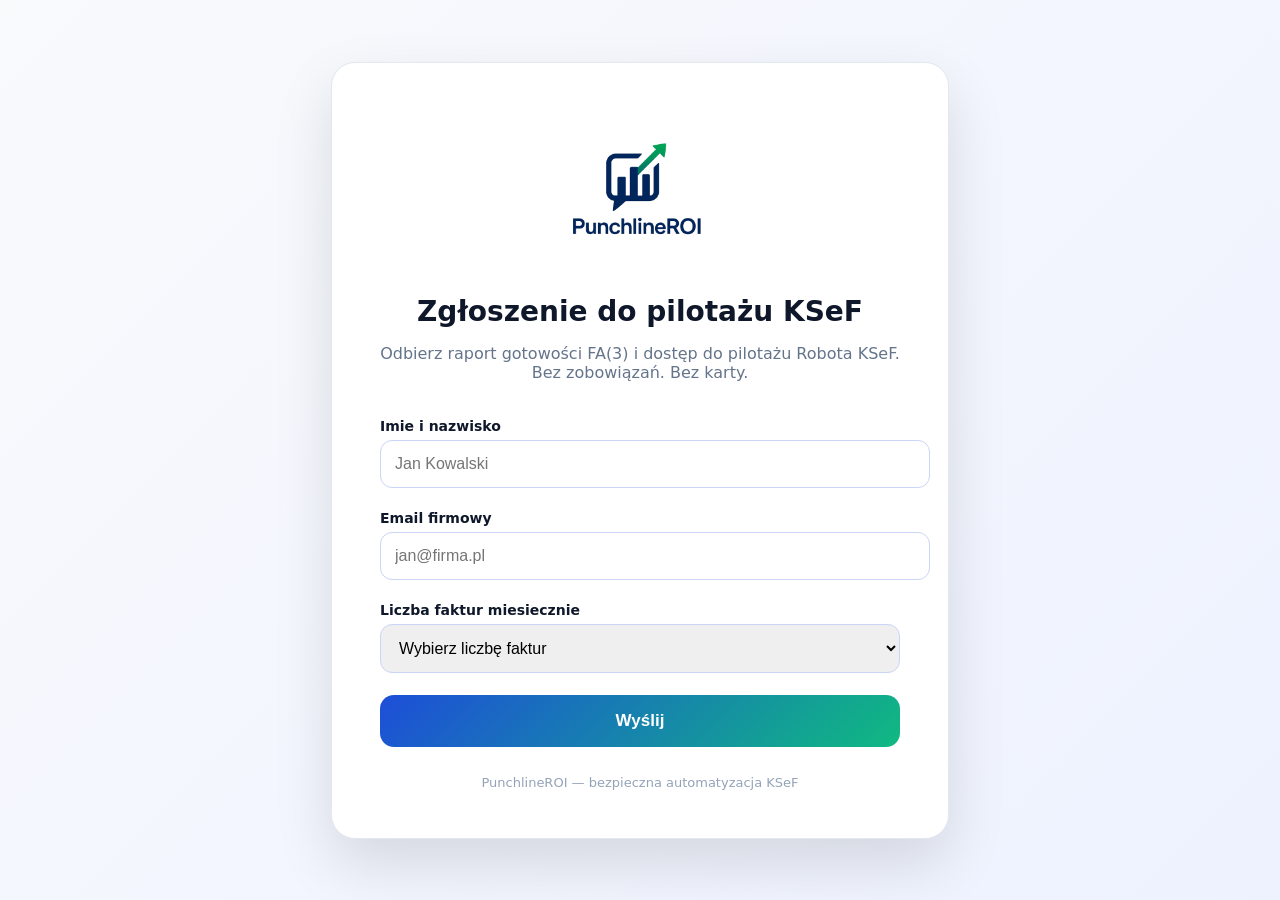
<file: ksef-email/index.html>
<!DOCTYPE html>
<html lang="pl">

<head>
  <meta charset="UTF-8">
  <meta name="viewport" content="width=device-width, initial-scale=1.0">
  <title>PunchlineROI – Zgłoszenie do pilotażu KSeF</title>

  <style>
    :root {
      --blue: #1D4ED8;
      --green: #10B981;
      --dark: #0f172a;
      --gray: #64748b;
      --border: #e2e8f0;
    }

    body {
      margin: 0;
      min-height: 100vh;
      background: linear-gradient(135deg, #f8fafc, #eef2ff);
      font-family: Inter, system-ui, sans-serif;
      display: flex;
      align-items: center;
      justify-content: center;
      color: #0f172a;
    }

    .form-wrapper {
      background: white;
      max-width: 520px;
      width: 92%;
      padding: 48px;
      border-radius: 24px;
      box-shadow: 0 25px 60px rgba(0, 0, 0, 0.12);
      border: 1px solid var(--border);
      animation: fadeIn 0.6s ease-out;
    }

    @keyframes fadeIn {
      from {
        opacity: 0;
        transform: translateY(20px);
      }

      to {
        opacity: 1;
        transform: translateY(0);
      }
    }

    .logo {
      display: block;
      margin: 0 auto 24px;
      width: 160px;
    }

    h1 {
      font-size: 28px;
      font-weight: 800;
      text-align: center;
      margin-bottom: 12px;
    }

    .subtitle {
      text-align: center;
      font-size: 16px;
      color: var(--gray);
      margin-bottom: 36px;
    }

    label {
      display: block;
      font-size: 14px;
      font-weight: 600;
      margin-bottom: 6px;
    }

    input,
    select {
      width: 100%;
      padding: 14px;
      border-radius: 12px;
      border: 1px solid #cbd5f5;
      font-size: 16px;
      margin-bottom: 22px;
      transition: border 0.2s, box-shadow 0.2s;
    }

    input:focus,
    select:focus {
      outline: none;
      border-color: var(--blue);
      box-shadow: 0 0 0 3px rgba(29, 78, 216, 0.15);
    }

    button {
      width: 100%;
      padding: 16px;
      border-radius: 14px;
      border: none;
      background: linear-gradient(135deg, var(--blue), var(--green));
      color: white;
      font-size: 17px;
      font-weight: 700;
      cursor: pointer;
      transition: transform 0.2s, box-shadow 0.2s;
    }

    button:hover {
      transform: translateY(-2px);
      box-shadow: 0 12px 30px rgba(16, 185, 129, 0.35);
    }

    .microcopy {
      margin-top: 18px;
      font-size: 13px;
      color: #94a3b8;
      text-align: center;
      line-height: 1.6;
    }

    .footer {
      margin-top: 28px;
      text-align: center;
      font-size: 13px;
      color: #94a3b8;
    }
  </style>
</head>

<body>

  <div class="form-wrapper">

    <img src="assets/logo.png" alt="PunchlineROI" class="logo">

    <h1>Zgłoszenie do pilotażu KSeF</h1>
    <p class="subtitle">
      Odbierz raport gotowości FA(3) i dostęp do pilotażu Robota KSeF.
      Bez zobowiązań. Bez karty.
    </p>


    <form name="pilot-ksef" method="POST" data-netlify="true" netlify action="/ksef-email/thank-you.html">
      <label for="name">Imie i nazwisko</label>
      <input type="text" name="name" id="name" placeholder="Jan Kowalski" required>
      <label for="email">Email firmowy</label>
      <input type="email" name="email" id="email" placeholder="jan@firma.pl" required>
      <label for="invoices">Liczba faktur miesiecznie</label>
      <select name="invoices" id="invoices" required>
        <option value="">Wybierz liczbę faktur</option>
        <option value="0-100">0–100</option>
        <option value="100-500">100–500</option>
        <option value="500-2000">500–2000</option>
        <option value="2000+">2000+</option>
      </select>
      <button type="submit">Wyślij</button>
    </form>

    <div class="footer">
      PunchlineROI — bezpieczna automatyzacja KSeF
    </div>

  </div>

</body>

</html>
</file>
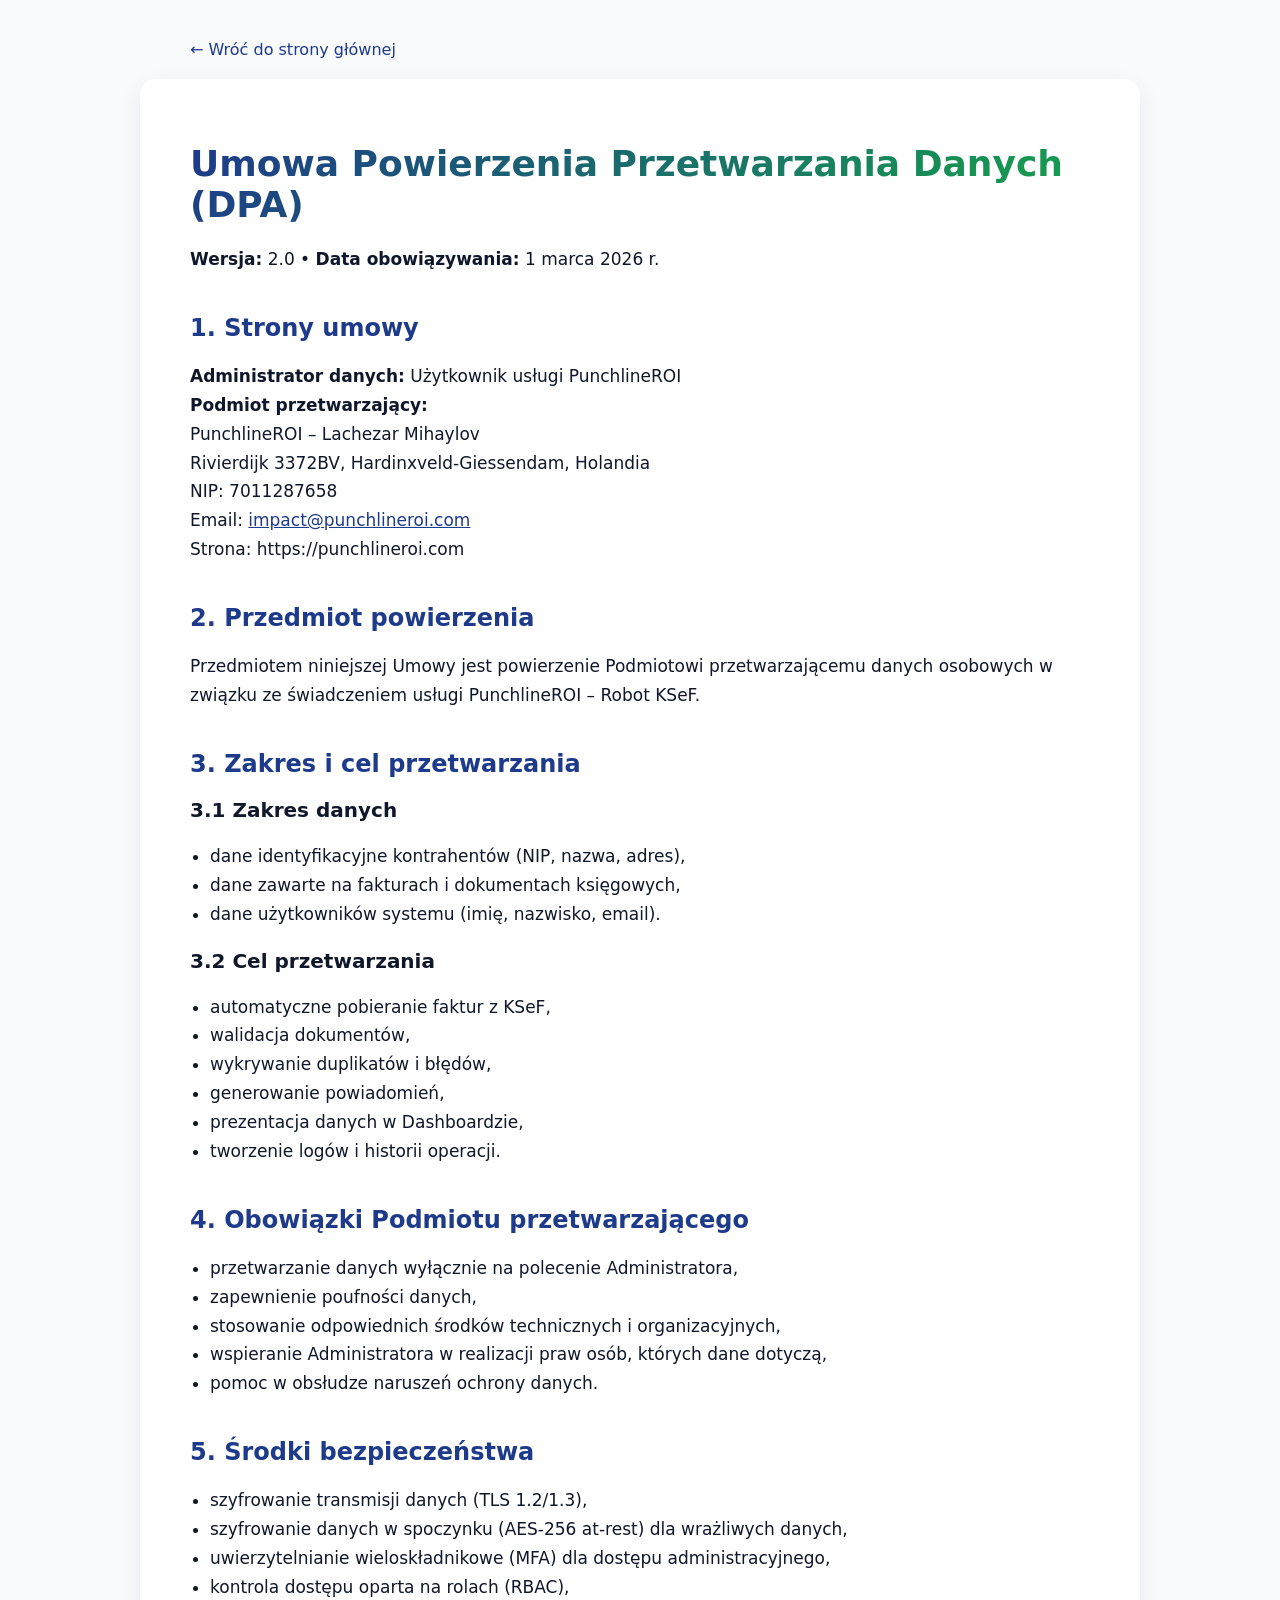
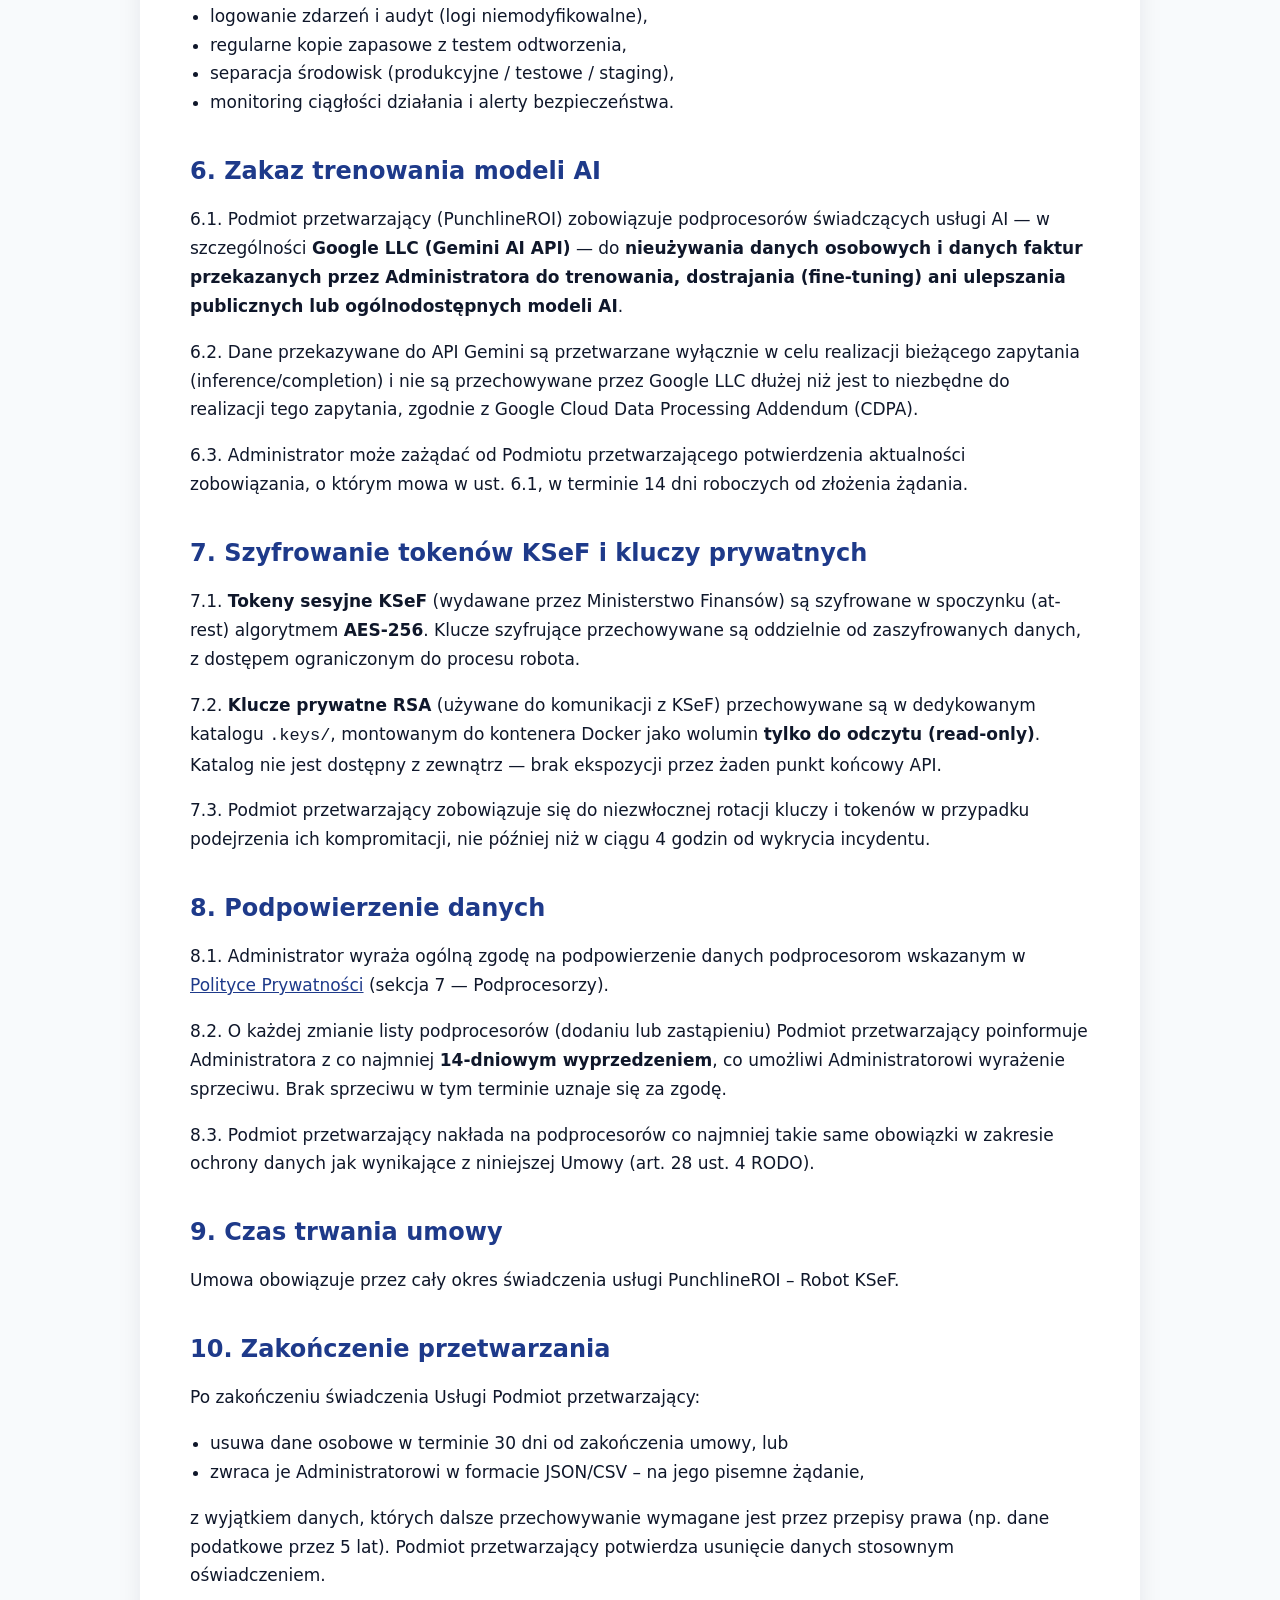
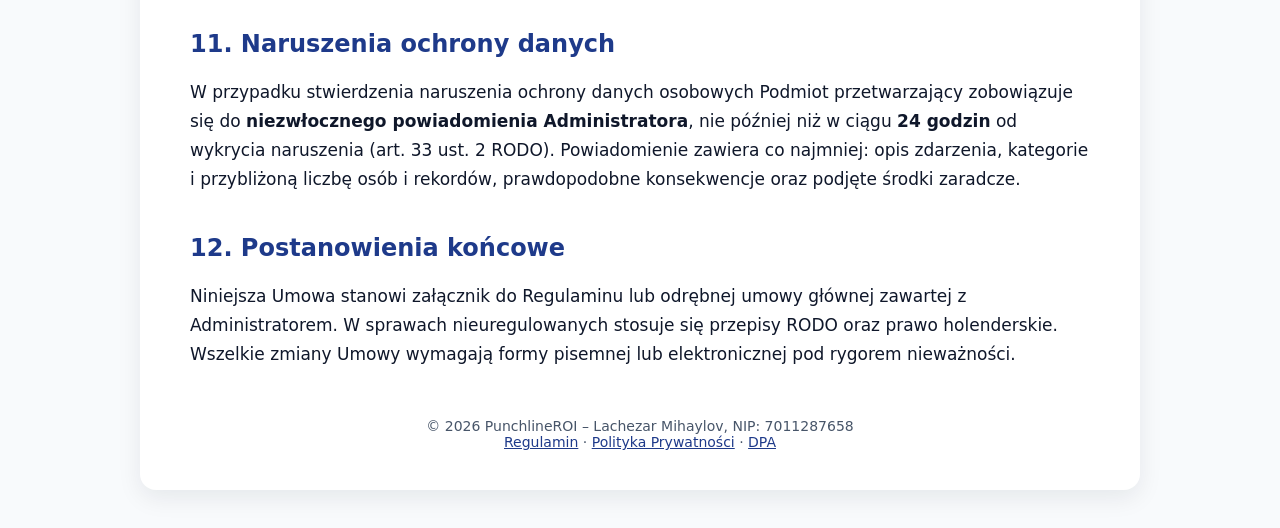
<file: dpa.html>
<!DOCTYPE html>
<html lang="pl">

<head>
    <meta charset="UTF-8">
    <title>DPA – Umowa Powierzenia – PunchlineROI</title>
    <meta name="viewport" content="width=device-width, initial-scale=1">

    <style>
        body {
            font-family: Inter, system-ui, -apple-system, BlinkMacSystemFont, "Segoe UI", sans-serif;
            background: #F8FAFC;
            color: #0F172A;
            margin: 0;
            padding: 40px 20px;
        }

        .back-link {
            max-width: 900px;
            margin: 0 auto 20px auto;
            font-size: 16px;
        }

        .back-link a {
            color: #1E3A8A;
            text-decoration: none;
            font-weight: 500;
        }

        .back-link a:hover {
            text-decoration: underline;
        }

        main {
            max-width: 900px;
            margin: 0 auto;
            background: white;
            padding: 40px 50px;
            border-radius: 16px;
            box-shadow: 0 8px 24px rgba(15, 23, 42, 0.08);
        }

        h1 {
            font-size: 36px;
            font-weight: 800;
            background: linear-gradient(135deg, #1E3A8A, #16A34A);
            -webkit-background-clip: text;
            -webkit-text-fill-color: transparent;
            margin-bottom: 20px;
        }

        h2 {
            font-size: 24px;
            margin-top: 40px;
            color: #1E3A8A;
        }

        h3 {
            font-size: 20px;
            margin-top: 20px;
            color: #0F172A;
        }

        p,
        li {
            font-size: 17px;
            line-height: 1.7;
        }

        ul {
            padding-left: 20px;
        }

        a {
            color: #1E3A8A;
            text-decoration: underline;
        }

        footer {
            margin-top: 50px;
            font-size: 14px;
            color: #475569;
            text-align: center;
        }
    </style>
</head>

<body>

    <!-- STRZAŁKA POWROTU -->
    <div class="back-link">
        <a href="/index.html">← Wróć do strony głównej</a>
    </div>

    <main>
        <h1>Umowa Powierzenia Przetwarzania Danych (DPA)</h1>

        <p><strong>Wersja:</strong> 2.0 • <strong>Data obowiązywania:</strong> 1 marca 2026 r.</p>

        <h2>1. Strony umowy</h2>
        <p>
            <strong>Administrator danych:</strong> Użytkownik usługi PunchlineROI<br>
            <strong>Podmiot przetwarzający:</strong><br>
            PunchlineROI – Lachezar Mihaylov<br>
            Rivierdijk 3372BV, Hardinxveld‑Giessendam, Holandia<br>
            NIP: 7011287658<br>
            Email: <a href="mailto:impact@punchlineroi.com">impact@punchlineroi.com</a><br>
            Strona: https://punchlineroi.com
        </p>

        <h2>2. Przedmiot powierzenia</h2>
        <p>
            Przedmiotem niniejszej Umowy jest powierzenie Podmiotowi przetwarzającemu danych osobowych
            w związku ze świadczeniem usługi PunchlineROI – Robot KSeF.
        </p>

        <h2>3. Zakres i cel przetwarzania</h2>

        <h3>3.1 Zakres danych</h3>
        <ul>
            <li>dane identyfikacyjne kontrahentów (NIP, nazwa, adres),</li>
            <li>dane zawarte na fakturach i dokumentach księgowych,</li>
            <li>dane użytkowników systemu (imię, nazwisko, email).</li>
        </ul>

        <h3>3.2 Cel przetwarzania</h3>
        <ul>
            <li>automatyczne pobieranie faktur z KSeF,</li>
            <li>walidacja dokumentów,</li>
            <li>wykrywanie duplikatów i błędów,</li>
            <li>generowanie powiadomień,</li>
            <li>prezentacja danych w Dashboardzie,</li>
            <li>tworzenie logów i historii operacji.</li>
        </ul>

        <h2>4. Obowiązki Podmiotu przetwarzającego</h2>
        <ul>
            <li>przetwarzanie danych wyłącznie na polecenie Administratora,</li>
            <li>zapewnienie poufności danych,</li>
            <li>stosowanie odpowiednich środków technicznych i organizacyjnych,</li>
            <li>wspieranie Administratora w realizacji praw osób, których dane dotyczą,</li>
            <li>pomoc w obsłudze naruszeń ochrony danych.</li>
        </ul>

        <h2>5. Środki bezpieczeństwa</h2>
        <ul>
            <li>szyfrowanie transmisji danych (TLS 1.2/1.3),</li>
            <li>szyfrowanie danych w spoczynku (AES-256 at-rest) dla wrażliwych danych,</li>
            <li>uwierzytelnianie wieloskładnikowe (MFA) dla dostępu administracyjnego,</li>
            <li>kontrola dostępu oparta na rolach (RBAC),</li>
            <li>logowanie zdarzeń i audyt (logi niemodyfikowalne),</li>
            <li>regularne kopie zapasowe z testem odtworzenia,</li>
            <li>separacja środowisk (produkcyjne / testowe / staging),</li>
            <li>monitoring ciągłości działania i alerty bezpieczeństwa.</li>
        </ul>

        <h2>6. Zakaz trenowania modeli AI</h2>
        <p>
            6.1. Podmiot przetwarzający (PunchlineROI) zobowiązuje podprocesorów świadczących usługi AI —
            w szczególności <strong>Google LLC (Gemini AI API)</strong> — do
            <strong>nieużywania danych osobowych i danych faktur przekazanych przez Administratora
            do trenowania, dostrajania (fine-tuning) ani ulepszania publicznych lub ogólnodostępnych
            modeli AI</strong>.
        </p>
        <p>
            6.2. Dane przekazywane do API Gemini są przetwarzane wyłącznie w celu realizacji
            bieżącego zapytania (inference/completion) i nie są przechowywane przez Google LLC
            dłużej niż jest to niezbędne do realizacji tego zapytania, zgodnie z
            Google Cloud Data Processing Addendum (CDPA).
        </p>
        <p>
            6.3. Administrator może zażądać od Podmiotu przetwarzającego potwierdzenia aktualności
            zobowiązania, o którym mowa w ust. 6.1, w terminie 14 dni roboczych od złożenia żądania.
        </p>

        <h2>7. Szyfrowanie tokenów KSeF i kluczy prywatnych</h2>
        <p>
            7.1. <strong>Tokeny sesyjne KSeF</strong> (wydawane przez Ministerstwo Finansów) są
            szyfrowane w spoczynku (at-rest) algorytmem <strong>AES-256</strong>. Klucze szyfrujące
            przechowywane są oddzielnie od zaszyfrowanych danych, z dostępem ograniczonym do procesu
            robota.
        </p>
        <p>
            7.2. <strong>Klucze prywatne RSA</strong> (używane do komunikacji z KSeF) przechowywane
            są w dedykowanym katalogu <code>.keys/</code>, montowanym do kontenera Docker jako
            wolumin <strong>tylko do odczytu (read-only)</strong>. Katalog nie jest dostępny z
            zewnątrz — brak ekspozycji przez żaden punkt końcowy API.
        </p>
        <p>
            7.3. Podmiot przetwarzający zobowiązuje się do niezwłocznej rotacji kluczy i tokenów
            w przypadku podejrzenia ich kompromitacji, nie później niż w ciągu 4 godzin od
            wykrycia incydentu.
        </p>

        <h2>8. Podpowierzenie danych</h2>
        <p>
            8.1. Administrator wyraża ogólną zgodę na podpowierzenie danych podprocesorom wskazanym
            w <a href="/polityka-prywatnosci.html">Polityce Prywatności</a> (sekcja 7 — Podprocesorzy).
        </p>
        <p>
            8.2. O każdej zmianie listy podprocesorów (dodaniu lub zastąpieniu) Podmiot przetwarzający
            poinformuje Administratora z co najmniej <strong>14-dniowym wyprzedzeniem</strong>, co umożliwi
            Administratorowi wyrażenie sprzeciwu. Brak sprzeciwu w tym terminie uznaje się za zgodę.
        </p>
        <p>
            8.3. Podmiot przetwarzający nakłada na podprocesorów co najmniej takie same obowiązki
            w zakresie ochrony danych jak wynikające z niniejszej Umowy (art. 28 ust. 4 RODO).
        </p>

        <h2>9. Czas trwania umowy</h2>
        <p>
            Umowa obowiązuje przez cały okres świadczenia usługi PunchlineROI – Robot KSeF.
        </p>

        <h2>10. Zakończenie przetwarzania</h2>
        <p>
            Po zakończeniu świadczenia Usługi Podmiot przetwarzający:
        </p>
        <ul>
            <li>usuwa dane osobowe w terminie 30 dni od zakończenia umowy, lub</li>
            <li>zwraca je Administratorowi w formacie JSON/CSV – na jego pisemne żądanie,</li>
        </ul>
        <p>
            z wyjątkiem danych, których dalsze przechowywanie wymagane jest przez przepisy prawa
            (np. dane podatkowe przez 5 lat). Podmiot przetwarzający potwierdza usunięcie danych
            stosownym oświadczeniem.
        </p>

        <h2>11. Naruszenia ochrony danych</h2>
        <p>
            W przypadku stwierdzenia naruszenia ochrony danych osobowych Podmiot przetwarzający
            zobowiązuje się do <strong>niezwłocznego powiadomienia Administratora</strong>,
            nie później niż w ciągu <strong>24 godzin</strong> od wykrycia naruszenia
            (art. 33 ust. 2 RODO). Powiadomienie zawiera co najmniej: opis zdarzenia, kategorie
            i przybliżoną liczbę osób i rekordów, prawdopodobne konsekwencje oraz podjęte środki zaradcze.
        </p>

        <h2>12. Postanowienia końcowe</h2>
        <p>
            Niniejsza Umowa stanowi załącznik do Regulaminu lub odrębnej umowy głównej
            zawartej z Administratorem. W sprawach nieuregulowanych stosuje się przepisy RODO
            oraz prawo holenderskie. Wszelkie zmiany Umowy wymagają formy pisemnej lub elektronicznej
            pod rygorem nieważności.
        </p>

        <footer>
            © 2026 PunchlineROI – Lachezar Mihaylov, NIP: 7011287658<br>
            <a href="/regulamin.html">Regulamin</a> ·
            <a href="/polityka-prywatnosci.html">Polityka Prywatności</a> ·
            <a href="/dpa.html">DPA</a>
        </footer>

    </main>
</body>

</html>
</file>
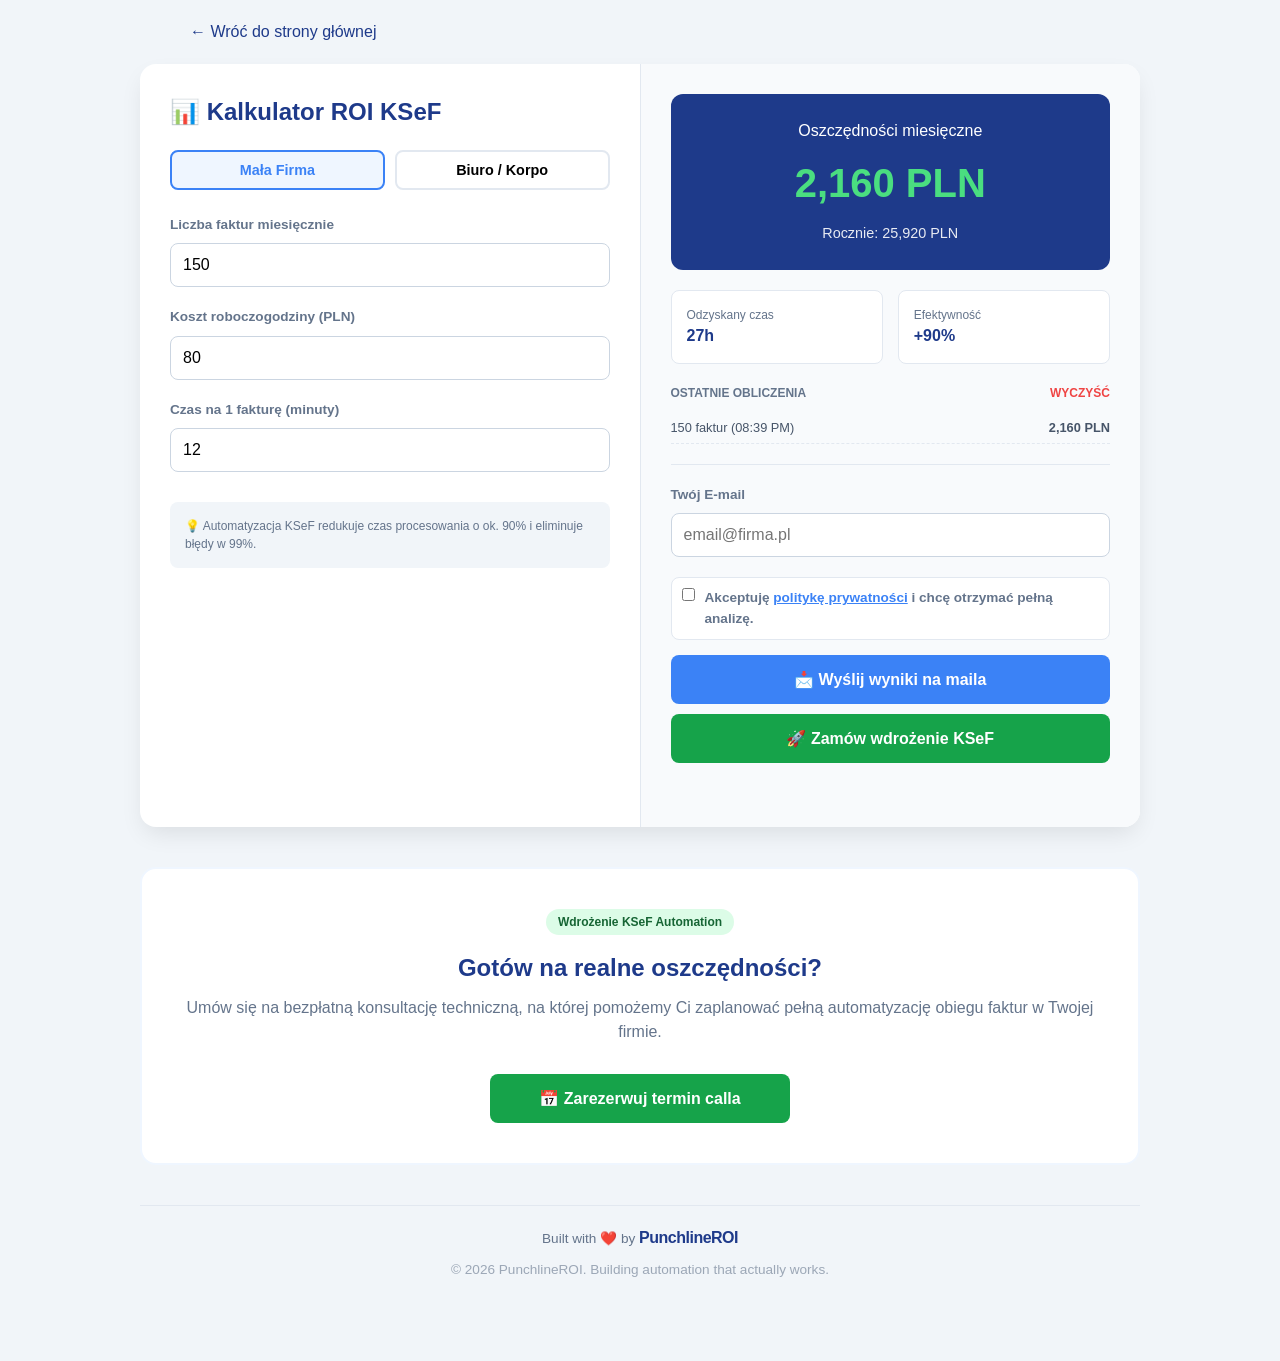
<file: kalkulator.html>
<!DOCTYPE html>
<html lang="pl">

<head>
    <!-- Google Tag Manager — TODO: wstaw właściwe GTM-XXXXXXX przed wdrożeniem na produkcję -->

    <meta charset="UTF-8">
    <meta name="viewport" content="width=device-width, initial-scale=1.0">
    <title>Kalkulator KSeF ROI - PunchlineROI</title>
    <style>
        :root {
            --blue-primary: #1E3A8A;
            --blue-light: #3B82F6;
            --green-primary: #16A34A;
            --orange-accent: #F97316;
            --bg-light: #F1F5F9;
            --white: #ffffff;
            --text-main: #0F172A;
            --text-light: #64748b;
            --error: #ef4444;
            --transition: all 0.3s cubic-bezier(0.4, 0, 0.2, 1);
        }

        * {
            box-sizing: border-box;
            margin: 0;
            padding: 0;
            font-family: 'Segoe UI', Roboto, Helvetica, Arial, sans-serif;
            scroll-behavior: smooth;
        }

        body {
            background-color: var(--bg-light);
            color: var(--text-main);
            line-height: 1.5;
            padding: 20px;
        }

        .container {
            max-width: 1000px;
            margin: 0 auto;
            background: var(--white);
            border-radius: 16px;
            box-shadow: 0 10px 25px -5px rgba(0, 0, 0, 0.1);
            overflow: hidden;
            display: flex;
            flex-direction: column;
        }

        @media (min-width: 768px) {
            .container {
                flex-direction: row;
            }
        }

        /* --- SEKCJA LEWA --- */
        .inputs-section {
            flex: 1;
            padding: 30px;
            border-right: 1px solid #e2e8f0;
        }

        h1 {
            font-size: 1.5rem;
            margin-bottom: 20px;
            color: var(--blue-primary);
        }

        .preset-buttons {
            display: flex;
            gap: 10px;
            margin-bottom: 25px;
        }

        .btn-preset {
            flex: 1;
            padding: 10px;
            border: 2px solid #e2e8f0;
            background: none;
            border-radius: 8px;
            cursor: pointer;
            font-weight: 600;
            transition: var(--transition);
            font-size: 0.9rem;
        }

        .btn-preset:hover {
            border-color: var(--blue-light);
        }

        .btn-preset.active {
            border-color: var(--blue-light);
            background-color: #eff6ff;
            color: var(--blue-light);
        }

        .input-group {
            margin-bottom: 20px;
        }

        label {
            display: block;
            font-size: 0.85rem;
            font-weight: 600;
            margin-bottom: 8px;
            color: var(--text-light);
        }

        input[type="number"],
        input[type="email"] {
            width: 100%;
            padding: 12px;
            border: 1px solid #cbd5e1;
            border-radius: 8px;
            font-size: 1rem;
            transition: var(--transition);
        }

        input:focus {
            outline: none;
            border-color: var(--blue-light);
            box-shadow: 0 0 0 3px rgba(59, 130, 246, 0.1);
        }

        input.invalid {
            border-color: var(--error);
            background-color: #fef2f2;
        }

        .error-msg {
            color: var(--error);
            font-size: 0.75rem;
            margin-top: 4px;
            display: none;
        }

        /* --- SEKCJA PRAWA --- */
        .results-section {
            flex: 1;
            padding: 30px;
            background-color: #f8fafc;
            display: flex;
            flex-direction: column;
        }

        .result-card {
            background: var(--blue-primary);
            color: white;
            padding: 25px;
            border-radius: 12px;
            text-align: center;
            margin-bottom: 20px;
            transition: transform 0.15s ease-out;
        }

        .result-value {
            font-size: 2.5rem;
            font-weight: 800;
            margin: 10px 0;
            color: #4ade80;
        }

        .stats-grid {
            display: grid;
            grid-template-columns: 1fr 1fr;
            gap: 15px;
            margin-bottom: 20px;
        }

        .stat-box {
            background: white;
            padding: 15px;
            border-radius: 8px;
            border: 1px solid #e2e8f0;
        }

        .stat-label {
            font-size: 0.75rem;
            color: var(--text-light);
        }

        .stat-val {
            font-weight: 700;
            color: var(--blue-primary);
        }

        /* --- HISTORIA --- */
        .history-section {
            margin-bottom: 20px;
        }

        .history-title {
            font-size: 0.75rem;
            font-weight: 700;
            color: var(--text-light);
            text-transform: uppercase;
            margin-bottom: 10px;
            display: flex;
            justify-content: space-between;
        }

        .history-list {
            list-style: none;
            font-size: 0.8rem;
        }

        .history-item {
            display: flex;
            justify-content: space-between;
            padding: 6px 0;
            border-bottom: 1px dashed #e2e8f0;
            color: #475569;
        }

        /* --- CTA --- */
        .cta-box {
            margin-top: auto;
            border-top: 1px solid #e2e8f0;
            padding-top: 20px;
        }

        .privacy-container {
            display: flex;
            align-items: flex-start;
            gap: 10px;
            margin-bottom: 15px;
            padding: 10px;
            background: #fff;
            border: 1px solid #e2e8f0;
            border-radius: 8px;
            cursor: pointer;
            transition: var(--transition);
        }

        .privacy-container:hover {
            border-color: var(--blue-light);
        }

        .btn-main {
            width: 100%;
            padding: 15px;
            border: none;
            border-radius: 8px;
            font-weight: 700;
            font-size: 1rem;
            cursor: pointer;
            transition: var(--transition);
            margin-bottom: 10px;
            text-align: center;
        }

        .btn-pdf {
            background-color: var(--blue-light);
            color: white;
        }

        .btn-pdf:hover {
            background-color: #2563eb;
            transform: translateY(-1px);
        }

        .btn-order {
            background-color: var(--green-primary);
            color: white;
        }

        .btn-order:hover {
            background-color: #15803d;
            transform: translateY(-1px);
        }

        .btn-main:active {
            transform: translateY(0) scale(0.98);
        }

        #feedback-msg {
            text-align: center;
            font-size: 0.85rem;
            min-height: 1.2rem;
            margin-top: 5px;
        }

        /* --- KONTAKT SECTION --- */
        #kontakt-section {
            max-width: 1000px;
            margin: 40px auto;
            background: white;
            padding: 40px;
            border-radius: 16px;
            text-align: center;
            border: 2px solid #eff6ff;
        }

        .kontakt-badge {
            display: inline-block;
            padding: 4px 12px;
            background: #dcfce7;
            color: #166534;
            border-radius: 20px;
            font-size: 0.75rem;
            font-weight: 700;
            margin-bottom: 15px;
        }

        /* --- FOOTER BRANDING --- */
        footer {
            max-width: 1000px;
            margin: 20px auto 40px;
            padding: 20px;
            text-align: center;
            color: var(--text-light);
            font-size: 0.85rem;
            border-top: 1px solid #e2e8f0;
        }

        .footer-brand {
            color: var(--blue-primary);
            font-weight: 800;
            letter-spacing: -0.5px;
            text-decoration: none;
            font-size: 1rem;
        }

        /* --- MODAL --- */
        .modal {
            display: none;
            position: fixed;
            z-index: 1000;
            left: 0;
            top: 0;
            width: 100%;
            height: 100%;
            background-color: rgba(0, 0, 0, 0.6);
            backdrop-filter: blur(4px);
            align-items: center;
            justify-content: center;
            padding: 20px;
        }

        .modal-content {
            background-color: #fff;
            padding: 40px;
            border-radius: 20px;
            width: 100%;
            max-width: 800px;
            max-height: 85vh;
            overflow-y: auto;
            position: relative;
        }

        .close-modal {
            position: absolute;
            right: 20px;
            top: 15px;
            font-size: 30px;
            cursor: pointer;
            color: #64748b;
        }
    </style>
</head>

<body>
    <div class="back-link" style="max-width:900px;margin:0 auto 20px auto;font-size:16px;">
        <a href="/index.html" style="color:#1E3A8A;text-decoration:none;font-weight:500;">← Wróć do strony głównej</a>
    </div>
    <!-- Google Tag Manager noscript — TODO: wstaw właściwe GTM-XXXXXXX -->

    <div class="container">
        <!-- LEWA STRONA: INPUTY -->
        <div class="inputs-section">
            <h1>📊 Kalkulator ROI KSeF</h1>
            <div class="preset-buttons">
                <button type="button" class="btn-preset active" onclick="setPreset('small')" id="btn-small">Mała
                    Firma</button>
                <button type="button" class="btn-preset" onclick="setPreset('corp')" id="btn-corp">Biuro /
                    Korpo</button>
            </div>

            <div class="input-group">
                <label for="invoices">Liczba faktur miesięcznie</label>
                <input type="number" id="invoices" value="150" min="1" max="10000" oninput="calculate()">
                <div id="error-invoices" class="error-msg">Wprowadź od 1 do 10 000</div>
            </div>

            <div class="input-group">
                <label for="cost-per-hour">Koszt roboczogodziny (PLN)</label>
                <input type="number" id="cost-per-hour" value="80" min="30" max="500" oninput="calculate()">
                <div id="error-cost-per-hour" class="error-msg">Wprowadź od 30 do 500 PLN</div>
            </div>

            <div class="input-group">
                <label for="manual-time">Czas na 1 fakturę (minuty)</label>
                <input type="number" id="manual-time" value="12" min="1" max="60" oninput="calculate()">
                <div id="error-manual-time" class="error-msg">Wprowadź od 1 do 60 min</div>
            </div>

            <div style="margin-top: 30px; padding: 15px; background: #f1f5f9; border-radius: 8px;">
                <p style="font-size: 0.75rem; color: var(--text-light);">
                    💡 Automatyzacja KSeF redukuje czas procesowania o ok. 90% i eliminuje błędy w 99%.
                </p>
            </div>
        </div>

        <!-- PRAWA STRONA: WYNIKI -->
        <div class="results-section">
            <div class="result-card" id="main-result-card">
                <p>Oszczędności miesięczne</p>
                <div class="result-value" id="res-monthly-savings">0 PLN</div>
                <p id="res-yearly-savings" style="font-size: 0.9rem; opacity: 0.9;">Rocznie: 0 PLN</p>
            </div>

            <div class="stats-grid">
                <div class="stat-box">
                    <p class="stat-label">Odzyskany czas</p>
                    <p class="stat-val" id="res-time-saved">0h</p>
                </div>
                <div class="stat-box">
                    <p class="stat-label">Efektywność</p>
                    <p class="stat-val">+90%</p>
                </div>
            </div>

            <!-- HISTORIA -->
            <div class="history-section" id="history-container" style="display:none;">
                <div class="history-title">
                    <span>Ostatnie obliczenia</span>
                    <a href="javascript:void(0)" onclick="clearHistory()"
                        style="color: var(--error); text-decoration: none;">wyczyść</a>
                </div>
                <ul class="history-list" id="history-list"></ul>
            </div>

            <!-- FORMULARZ NETLIFY -->
            <form name="kalkulator-roi-v2" method="POST" data-netlify="true" id="roi-form" class="cta-box">
                <input type="hidden" name="form-name" value="kalkulator-roi-v2" />
                <input type="hidden" name="lead_oszczednosci_miesieczne" id="hidden-monthly">
                <input type="hidden" name="lead_oszczednosci_roczne" id="hidden-yearly">
                <input type="hidden" name="lead_odzyskany_czas" id="hidden-time">
                <input type="hidden" name="input_faktury" id="hidden-input-invoices">

                <div class="input-group">
                    <label for="email">Twój E-mail</label>
                    <input type="email" name="email" id="email" placeholder="email@firma.pl" required>
                </div>

                <label class="privacy-container" for="privacy">
                    <input type="checkbox" name="zgoda_marketingowa" id="privacy" required>
                    <span class="privacy-text">
                        Akceptuję <a href="javascript:void(0)" onclick="openModal()"
                            style="color: var(--blue-light); text-decoration: underline;">politykę prywatności</a> i
                        chcę otrzymać pełną analizę.
                    </span>
                </label>

                <button type="submit" class="btn-main btn-pdf" id="btn-pdf">📩 Wyślij wyniki na maila</button>
                <button type="button" class="btn-main btn-order" onclick="handleOrder()">🚀 Zamów wdrożenie
                    KSeF</button>

                <div id="feedback-msg"></div>
            </form>
        </div>
    </div>

    <!-- SEKCJA KONTAKT -->
    <section id="kontakt-section">
        <div class="kontakt-badge">Wdrożenie KSeF Automation</div>
        <h2 style="color: var(--blue-primary); margin-bottom: 10px;">Gotów na realne oszczędności?</h2>
        <p style="color: var(--text-light); margin-bottom: 30px;">Umów się na bezpłatną konsultację techniczną, na
            której pomożemy Ci zaplanować pełną automatyzację obiegu faktur w Twojej firmie.</p>
        <button class="btn-main btn-order" style="max-width: 300px; margin: 0 auto;"
            onclick="window.open('https://calendly.com/punchlineroi', '_blank')">📅 Zarezerwuj termin calla</button>
    </section>

    <!-- FOOTER Z MARKĄ -->
    <footer>
        <p>Built with ❤️ by <a href="https://punchlineroi.com" class="footer-brand" target="_blank">PunchlineROI</a></p>
        <p style="margin-top: 10px; opacity: 0.6;">&copy; 2026 PunchlineROI. Building automation that actually works.
        </p>
    </footer>

    <!-- MODAL RODO -->
    <div id="privacyModal" class="modal">
        <div class="modal-content">
            <span class="close-modal" onclick="closeModal()">&times;</span>
            <h1>Polityka Prywatności</h1>
            <p>Szanujemy Twoje dane. Informacje z kalkulatora są przetwarzane wyłącznie w celu przygotowania
                spersonalizowanej oferty ROI.</p>
            <p>Pełną treść polityki znajdziesz na stronie: <a href="/polityka-prywatnosci.html" target="_blank"
                    style="color: var(--blue-light);">Polityka Prywatności</a></p>

            <h2 style="margin-top:20px;">Kluczowe informacje:</h2>
            <ul style="margin-left: 20px; font-size: 0.9rem;">
                <li>Administratorem danych jest PunchlineROI z siedzibą w Holandii.</li>
                <li>Używamy Netlify Forms do bezpiecznego przesyłania Twojego zapytania.</li>
                <li>Masz prawo do wglądu i usunięcia swoich danych w każdym momencie.</li>
            </ul>

            <button class="btn-main btn-pdf" onclick="closeModal()" style="margin-top: 30px;">Wróć do
                kalkulatora</button>
        </div>
    </div>

    <script>
        const CONFIG = {
            automationEfficiency: 0.9,
            historyLimit: 3
        };

        // --- TRACKING ENGINE ---
        function trackEvent(eventName, params = {}) {
            console.log(`[GA4 Event] ${eventName}`, params);
            window.dataLayer = window.dataLayer || [];
            window.dataLayer.push({
                event: eventName,
                event_params: params
            });
        }

        // --- SAFE STORAGE WRAPPER ---
        const storage = {
            set: (key, val) => {
                try { localStorage.setItem(key, JSON.stringify(val)); } catch (e) { console.warn('Storage unavailable'); }
            },
            get: (key) => {
                try { return JSON.parse(localStorage.getItem(key)); } catch (e) { return null; }
            },
            remove: (key) => {
                try { localStorage.removeItem(key); } catch (e) { }
            }
        };

        // --- LOGIKA KALKULATORA ---
        function calculate() {
            const invCount = parseFloat(document.getElementById('invoices').value) || 0;
            const costHour = parseFloat(document.getElementById('cost-per-hour').value) || 0;
            const timeManual = parseFloat(document.getElementById('manual-time').value) || 0;

            const isInvValid = invCount > 0 && invCount <= 10000;
            const isCostValid = costHour >= 30 && costHour <= 500;
            const isTimeValid = timeManual > 0 && timeManual <= 60;

            toggleError('invoices', isInvValid);
            toggleError('cost-per-hour', isCostValid);
            toggleError('manual-time', isTimeValid);

            if (!isInvValid || !isCostValid || !isTimeValid) return;

            const currentMonthlyCost = (invCount * (timeManual / 60)) * costHour;
            const timeSavedHours = (invCount * (timeManual / 60)) * CONFIG.automationEfficiency;
            const moneySavedMonthly = currentMonthlyCost * CONFIG.automationEfficiency;

            const monthlyStr = Math.round(moneySavedMonthly).toLocaleString() + ' PLN';
            const yearlyStr = Math.round(moneySavedMonthly * 12).toLocaleString() + ' PLN';
            const timeStr = Math.round(timeSavedHours) + 'h';

            // UI
            document.getElementById('res-monthly-savings').innerText = monthlyStr;
            document.getElementById('res-yearly-savings').innerText = 'Rocznie: ' + yearlyStr;
            document.getElementById('res-time-saved').innerText = timeStr;

            // Netlify Hidden Fields
            document.getElementById('hidden-monthly').value = monthlyStr;
            document.getElementById('hidden-yearly').value = yearlyStr;
            document.getElementById('hidden-time').value = timeStr;
            document.getElementById('hidden-input-invoices').value = invCount;

            // PULSE ANIMATION
            const card = document.getElementById('main-result-card');
            card.style.transform = "scale(1.03)";
            setTimeout(() => card.style.transform = "scale(1)", 150);

            saveToHistory(invCount, monthlyStr);
        }

        function toggleError(id, isValid) {
            const input = document.getElementById(id);
            const err = document.getElementById('error-' + id);
            if (!isValid && input.value !== "") {
                input.classList.add('invalid');
                if (err) err.style.display = 'block';
            } else {
                input.classList.remove('invalid');
                if (err) err.style.display = 'none';
            }
        }

        // --- HISTORY LOGIC ---
        function saveToHistory(inv, savings) {
            let history = storage.get('ksef_roi_history') || [];
            if (history.length > 0 && history[0].inv === inv) return;

            const entry = {
                inv,
                savings,
                time: new Date().toLocaleTimeString([], { hour: '2-digit', minute: '2-digit' })
            };

            history.unshift(entry);
            history = history.slice(0, CONFIG.historyLimit);
            storage.set('ksef_roi_history', history);
            renderHistory();
        }

        function renderHistory() {
            const history = storage.get('ksef_roi_history') || [];
            const container = document.getElementById('history-container');
            const list = document.getElementById('history-list');

            if (history.length === 0) {
                container.style.display = 'none';
                return;
            }

            container.style.display = 'block';
            list.innerHTML = history.map(h => `
                <li class="history-item">
                    <span>${h.inv} faktur (${h.time})</span>
                    <strong>${h.savings}</strong>
                </li>
            `).join('');
        }

        function clearHistory() {
            storage.remove('ksef_roi_history');
            renderHistory();
            trackEvent('history_cleared');
        }

        // --- UI ACTIONS ---
        function setPreset(type) {
            const sBtn = document.getElementById('btn-small');
            const cBtn = document.getElementById('btn-corp');

            if (type === 'small') {
                document.getElementById('invoices').value = 150;
                document.getElementById('cost-per-hour').value = 80;
                document.getElementById('manual-time').value = 12;
                sBtn.classList.add('active');
                cBtn.classList.remove('active');
            } else {
                document.getElementById('invoices').value = 1200;
                document.getElementById('cost-per-hour').value = 120;
                document.getElementById('manual-time').value = 15;
                cBtn.classList.add('active');
                sBtn.classList.remove('active');
            }
            calculate();
            trackEvent('preset_changed', { type });
        }

        const modal = document.getElementById("privacyModal");
        function openModal() { modal.style.display = "flex"; trackEvent('privacy_view'); }
        function closeModal() { modal.style.display = "none"; }
        window.onclick = (e) => { if (e.target == modal) closeModal(); }

        const roiForm = document.getElementById('roi-form');
        roiForm.addEventListener('submit', async (e) => {
            e.preventDefault();
            const btn = document.getElementById('btn-pdf');
            const formData = new FormData(roiForm);

            btn.disabled = true;
            btn.innerText = "Trwa wysyłka...";
            showFeedback("Generujemy Twój raport...", "blue");

            try {
                const response = await fetch("/", {
                    method: "POST",
                    headers: { "Content-Type": "application/x-www-form-urlencoded" },
                    body: new URLSearchParams(formData).toString(),
                });
                if (response.ok) {
                    showFeedback("✅ Sukces! Sprawdź swój e-mail.", "green");
                    btn.innerText = "Wysłano pomyślnie";
                    trackEvent('form_lead_success');
                } else { throw new Error(); }
            } catch (err) {
                showFeedback("❌ Błąd wysyłki. Spróbuj za chwilę.", "red");
                btn.disabled = false;
                btn.innerText = "Spróbuj ponownie";
                trackEvent('form_lead_error');
            }
        });

        function handleOrder() {
            trackEvent('cta_order_clicked');
            document.getElementById('kontakt-section').scrollIntoView({ behavior: 'smooth' });
        }

        function showFeedback(msg, color) {
            const f = document.getElementById('feedback-msg');
            f.innerText = msg;
            f.style.color = color === 'red' ? 'var(--error)' : color === 'green' ? 'var(--green-primary)' : 'var(--blue-light)';
        }

        window.onload = () => {
            setPreset('small');
            renderHistory();
            trackEvent('app_loaded');
        };
    </script>
</body>

</html>
</file>
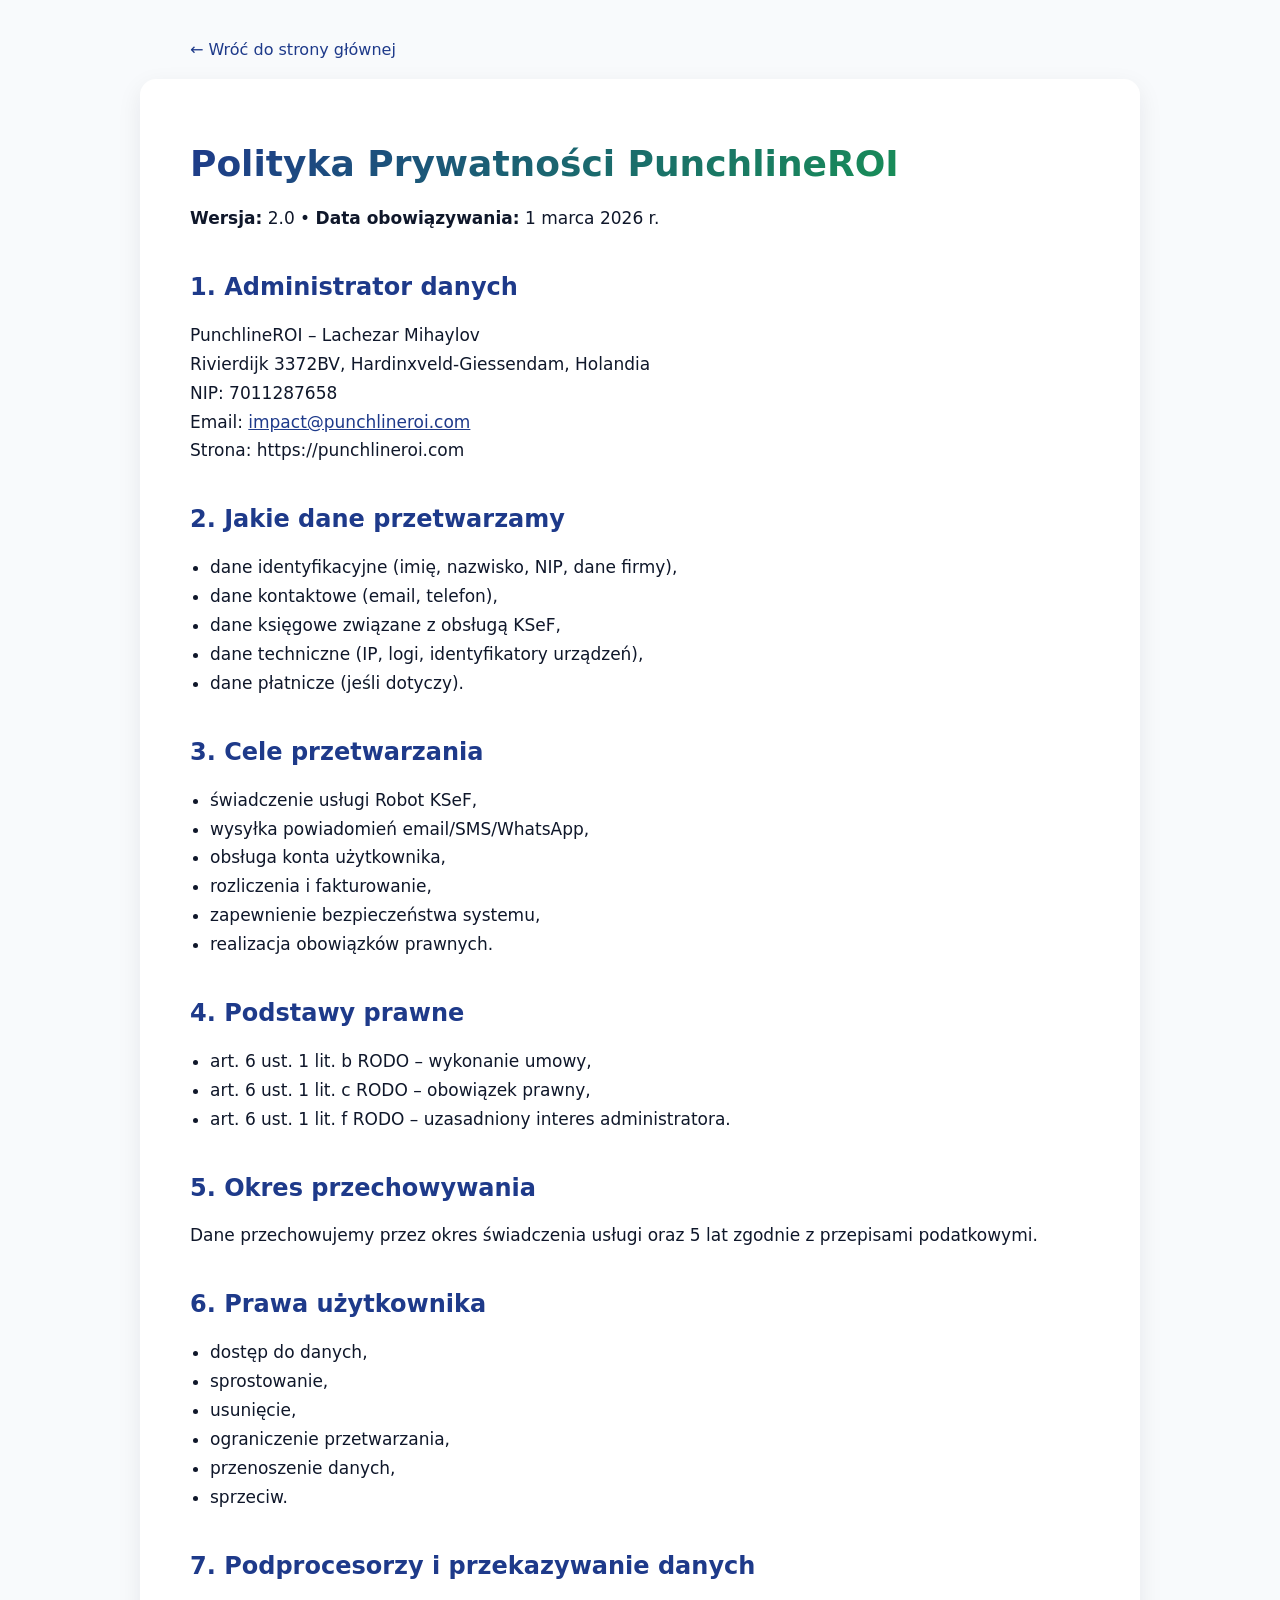
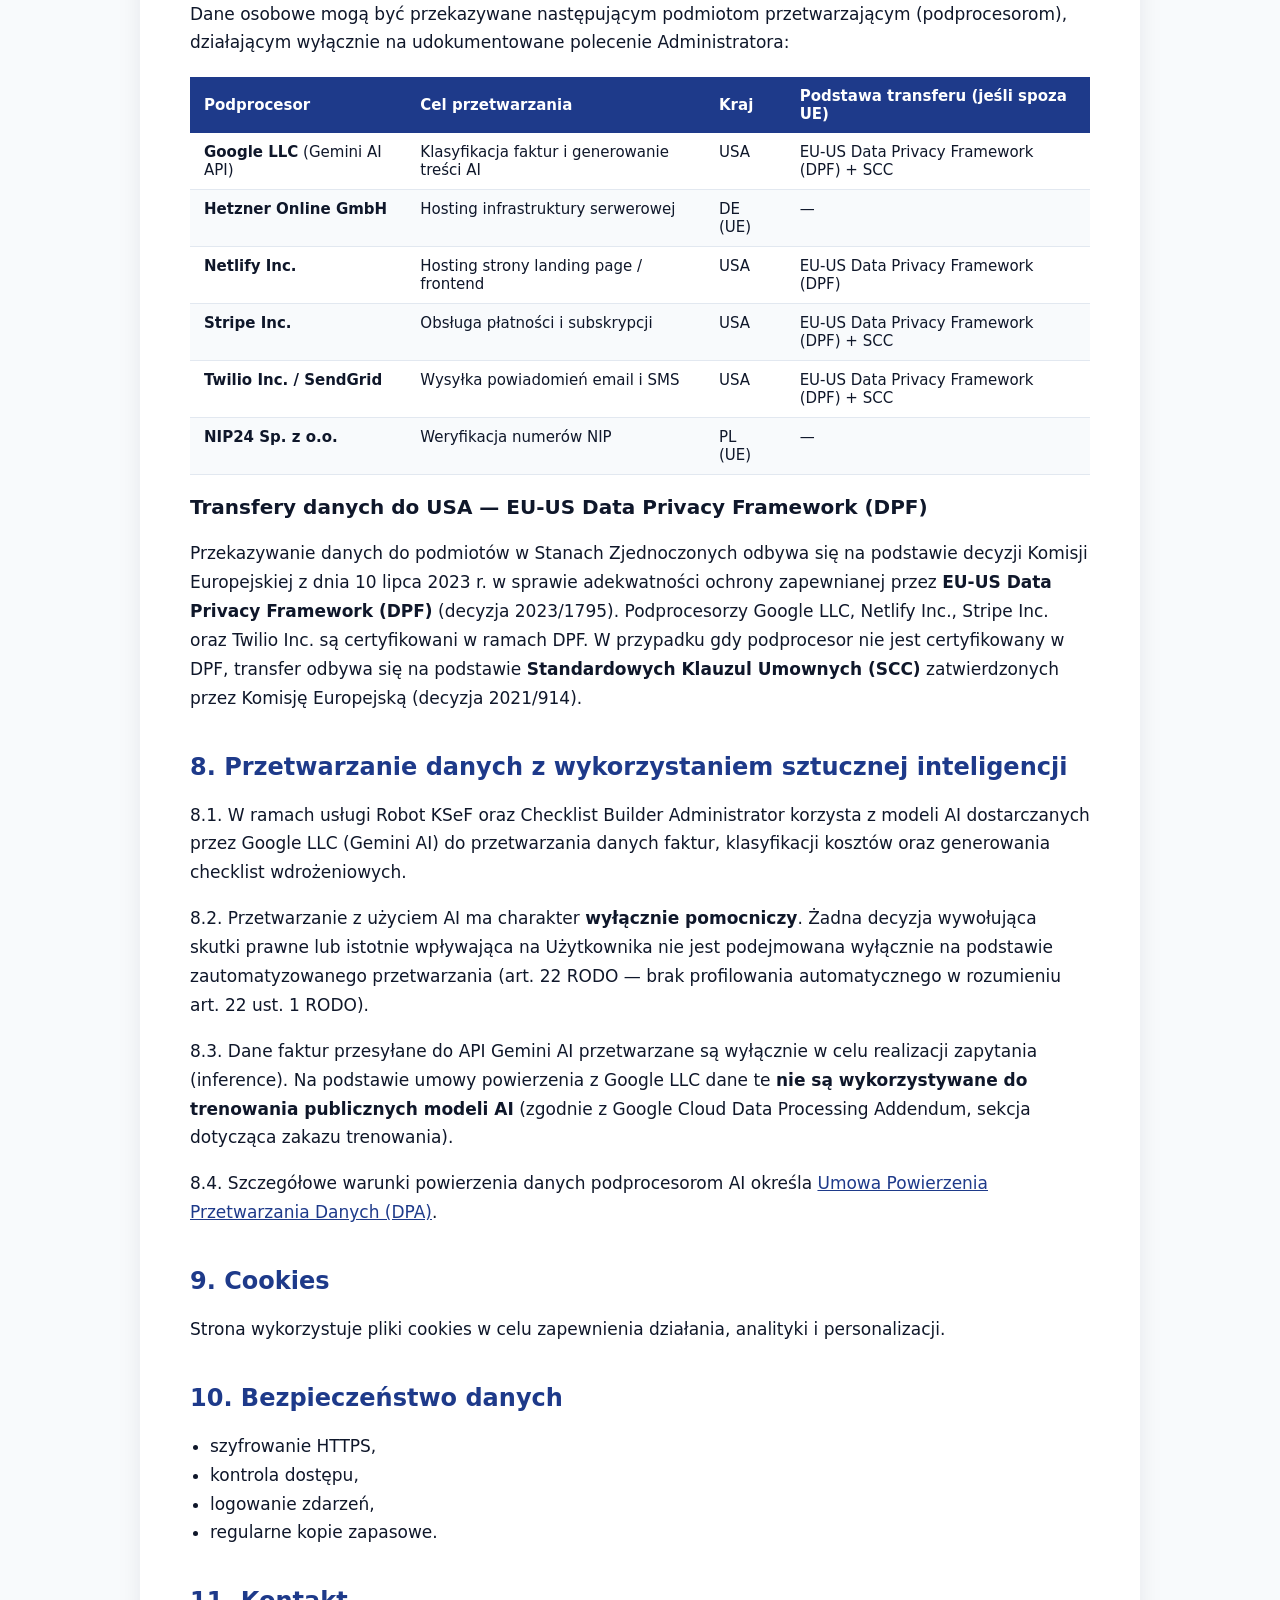
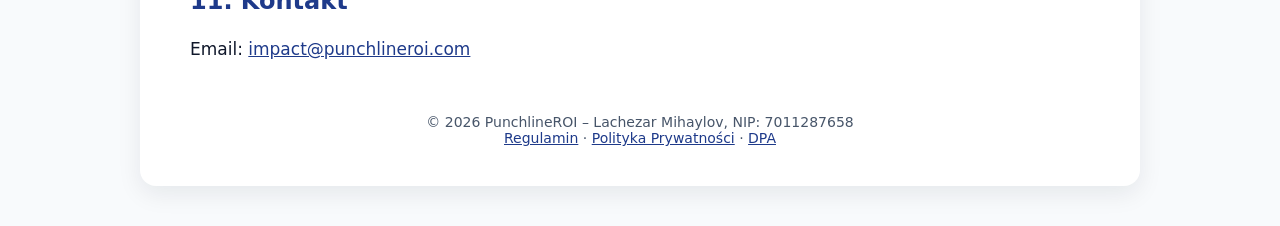
<file: polityka-prywatnosci.html>
<!DOCTYPE html>
<html lang="pl">

<head>
    <meta charset="UTF-8">
    <title>Polityka Prywatności – PunchlineROI</title>
    <meta name="viewport" content="width=device-width, initial-scale=1">

    <style>
        body {
            font-family: Inter, system-ui, -apple-system, BlinkMacSystemFont, "Segoe UI", sans-serif;
            background: #F8FAFC;
            color: #0F172A;
            margin: 0;
            padding: 40px 20px;
        }

        main {
            max-width: 900px;
            margin: 0 auto;
            background: white;
            padding: 40px 50px;
            border-radius: 16px;
            box-shadow: 0 8px 24px rgba(15, 23, 42, 0.08);
        }

        h1 {
            font-size: 36px;
            font-weight: 800;
            background: linear-gradient(135deg, #1E3A8A, #16A34A);
            -webkit-background-clip: text;
            -webkit-text-fill-color: transparent;
            margin-bottom: 20px;
        }

        h2 {
            font-size: 24px;
            margin-top: 40px;
            color: #1E3A8A;
        }

        h3 {
            font-size: 20px;
            margin-top: 20px;
            color: #0F172A;
        }

        p,
        li {
            font-size: 17px;
            line-height: 1.7;
        }

        ul {
            padding-left: 20px;
        }

        a {
            color: #1E3A8A;
            text-decoration: underline;
        }

        footer {
            margin-top: 50px;
            font-size: 14px;
            color: #475569;
            text-align: center;
        }
    </style>
</head>

<body>
    <div class="back-link" style="max-width:900px;margin:0 auto 20px auto;font-size:16px;">
        <a href="/index.html" style="color:#1E3A8A;text-decoration:none;font-weight:500;">← Wróć do strony głównej</a>
    </div>

    <main>
        <h1>Polityka Prywatności PunchlineROI</h1>

        <p><strong>Wersja:</strong> 2.0 • <strong>Data obowiązywania:</strong> 1 marca 2026 r.</p>

        <h2>1. Administrator danych</h2>
        <p>
            PunchlineROI – Lachezar Mihaylov<br>
            Rivierdijk 3372BV, Hardinxveld‑Giessendam, Holandia<br>
            NIP: 7011287658<br>
            Email: <a href="mailto:impact@punchlineroi.com">impact@punchlineroi.com</a><br>
            Strona: https://punchlineroi.com
        </p>

        <h2>2. Jakie dane przetwarzamy</h2>
        <ul>
            <li>dane identyfikacyjne (imię, nazwisko, NIP, dane firmy),</li>
            <li>dane kontaktowe (email, telefon),</li>
            <li>dane księgowe związane z obsługą KSeF,</li>
            <li>dane techniczne (IP, logi, identyfikatory urządzeń),</li>
            <li>dane płatnicze (jeśli dotyczy).</li>
        </ul>

        <h2>3. Cele przetwarzania</h2>
        <ul>
            <li>świadczenie usługi Robot KSeF,</li>
            <li>wysyłka powiadomień email/SMS/WhatsApp,</li>
            <li>obsługa konta użytkownika,</li>
            <li>rozliczenia i fakturowanie,</li>
            <li>zapewnienie bezpieczeństwa systemu,</li>
            <li>realizacja obowiązków prawnych.</li>
        </ul>

        <h2>4. Podstawy prawne</h2>
        <ul>
            <li>art. 6 ust. 1 lit. b RODO – wykonanie umowy,</li>
            <li>art. 6 ust. 1 lit. c RODO – obowiązek prawny,</li>
            <li>art. 6 ust. 1 lit. f RODO – uzasadniony interes administratora.</li>
        </ul>

        <h2>5. Okres przechowywania</h2>
        <p>Dane przechowujemy przez okres świadczenia usługi oraz 5 lat zgodnie z przepisami podatkowymi.</p>

        <h2>6. Prawa użytkownika</h2>
        <ul>
            <li>dostęp do danych,</li>
            <li>sprostowanie,</li>
            <li>usunięcie,</li>
            <li>ograniczenie przetwarzania,</li>
            <li>przenoszenie danych,</li>
            <li>sprzeciw.</li>
        </ul>

        <h2>7. Podprocesorzy i przekazywanie danych</h2>
        <p>
            Dane osobowe mogą być przekazywane następującym podmiotom przetwarzającym (podprocesorom),
            działającym wyłącznie na udokumentowane polecenie Administratora:
        </p>

        <style>
            .processors-table { width: 100%; border-collapse: collapse; margin: 20px 0; font-size: 15px; }
            .processors-table th { background: #1E3A8A; color: white; padding: 10px 14px; text-align: left; }
            .processors-table td { padding: 10px 14px; border-bottom: 1px solid #E2E8F0; vertical-align: top; }
            .processors-table tr:nth-child(even) td { background: #F8FAFC; }
        </style>

        <table class="processors-table">
            <thead>
                <tr>
                    <th>Podprocesor</th>
                    <th>Cel przetwarzania</th>
                    <th>Kraj</th>
                    <th>Podstawa transferu (jeśli spoza UE)</th>
                </tr>
            </thead>
            <tbody>
                <tr>
                    <td><strong>Google LLC</strong> (Gemini AI API)</td>
                    <td>Klasyfikacja faktur i generowanie treści AI</td>
                    <td>USA</td>
                    <td>EU-US Data Privacy Framework (DPF) + SCC</td>
                </tr>
                <tr>
                    <td><strong>Hetzner Online GmbH</strong></td>
                    <td>Hosting infrastruktury serwerowej</td>
                    <td>DE (UE)</td>
                    <td>—</td>
                </tr>
                <tr>
                    <td><strong>Netlify Inc.</strong></td>
                    <td>Hosting strony landing page / frontend</td>
                    <td>USA</td>
                    <td>EU-US Data Privacy Framework (DPF)</td>
                </tr>
                <tr>
                    <td><strong>Stripe Inc.</strong></td>
                    <td>Obsługa płatności i subskrypcji</td>
                    <td>USA</td>
                    <td>EU-US Data Privacy Framework (DPF) + SCC</td>
                </tr>
                <tr>
                    <td><strong>Twilio Inc. / SendGrid</strong></td>
                    <td>Wysyłka powiadomień email i SMS</td>
                    <td>USA</td>
                    <td>EU-US Data Privacy Framework (DPF) + SCC</td>
                </tr>
                <tr>
                    <td><strong>NIP24 Sp. z o.o.</strong></td>
                    <td>Weryfikacja numerów NIP</td>
                    <td>PL (UE)</td>
                    <td>—</td>
                </tr>
            </tbody>
        </table>

        <h3>Transfery danych do USA — EU-US Data Privacy Framework (DPF)</h3>
        <p>
            Przekazywanie danych do podmiotów w Stanach Zjednoczonych odbywa się na podstawie decyzji
            Komisji Europejskiej z dnia 10 lipca 2023 r. w sprawie adekwatności ochrony zapewnianej przez
            <strong>EU-US Data Privacy Framework (DPF)</strong> (decyzja 2023/1795). Podprocesorzy
            Google LLC, Netlify Inc., Stripe Inc. oraz Twilio Inc. są certyfikowani w ramach DPF.
            W przypadku gdy podprocesor nie jest certyfikowany w DPF, transfer odbywa się na podstawie
            <strong>Standardowych Klauzul Umownych (SCC)</strong> zatwierdzonych przez Komisję Europejską
            (decyzja 2021/914).
        </p>

        <h2>8. Przetwarzanie danych z wykorzystaniem sztucznej inteligencji</h2>
        <p>
            8.1. W ramach usługi Robot KSeF oraz Checklist Builder Administrator korzysta z modeli AI
            dostarczanych przez Google LLC (Gemini AI) do przetwarzania danych faktur, klasyfikacji kosztów
            oraz generowania checklist wdrożeniowych.
        </p>
        <p>
            8.2. Przetwarzanie z użyciem AI ma charakter <strong>wyłącznie pomocniczy</strong>.
            Żadna decyzja wywołująca skutki prawne lub istotnie wpływająca na Użytkownika
            nie jest podejmowana wyłącznie na podstawie zautomatyzowanego przetwarzania
            (art. 22 RODO — brak profilowania automatycznego w rozumieniu art. 22 ust. 1 RODO).
        </p>
        <p>
            8.3. Dane faktur przesyłane do API Gemini AI przetwarzane są wyłącznie w celu realizacji
            zapytania (inference). Na podstawie umowy powierzenia z Google LLC dane te
            <strong>nie są wykorzystywane do trenowania publicznych modeli AI</strong>
            (zgodnie z Google Cloud Data Processing Addendum, sekcja dotycząca zakazu trenowania).
        </p>
        <p>
            8.4. Szczegółowe warunki powierzenia danych podprocesorom AI określa
            <a href="/dpa.html">Umowa Powierzenia Przetwarzania Danych (DPA)</a>.
        </p>

        <h2>9. Cookies</h2>
        <p>Strona wykorzystuje pliki cookies w celu zapewnienia działania, analityki i personalizacji.</p>

        <h2>10. Bezpieczeństwo danych</h2>
        <ul>
            <li>szyfrowanie HTTPS,</li>
            <li>kontrola dostępu,</li>
            <li>logowanie zdarzeń,</li>
            <li>regularne kopie zapasowe.</li>
        </ul>

        <h2>11. Kontakt</h2>
        <p>Email: <a href="mailto:impact@punchlineroi.com">impact@punchlineroi.com</a></p>

        <footer>
            © 2026 PunchlineROI – Lachezar Mihaylov, NIP: 7011287658<br>
            <a href="/regulamin.html">Regulamin</a> ·
            <a href="/polityka-prywatnosci.html">Polityka Prywatności</a> ·
            <a href="/dpa.html">DPA</a>
        </footer>
    </main>
</body>

</html>
</file>
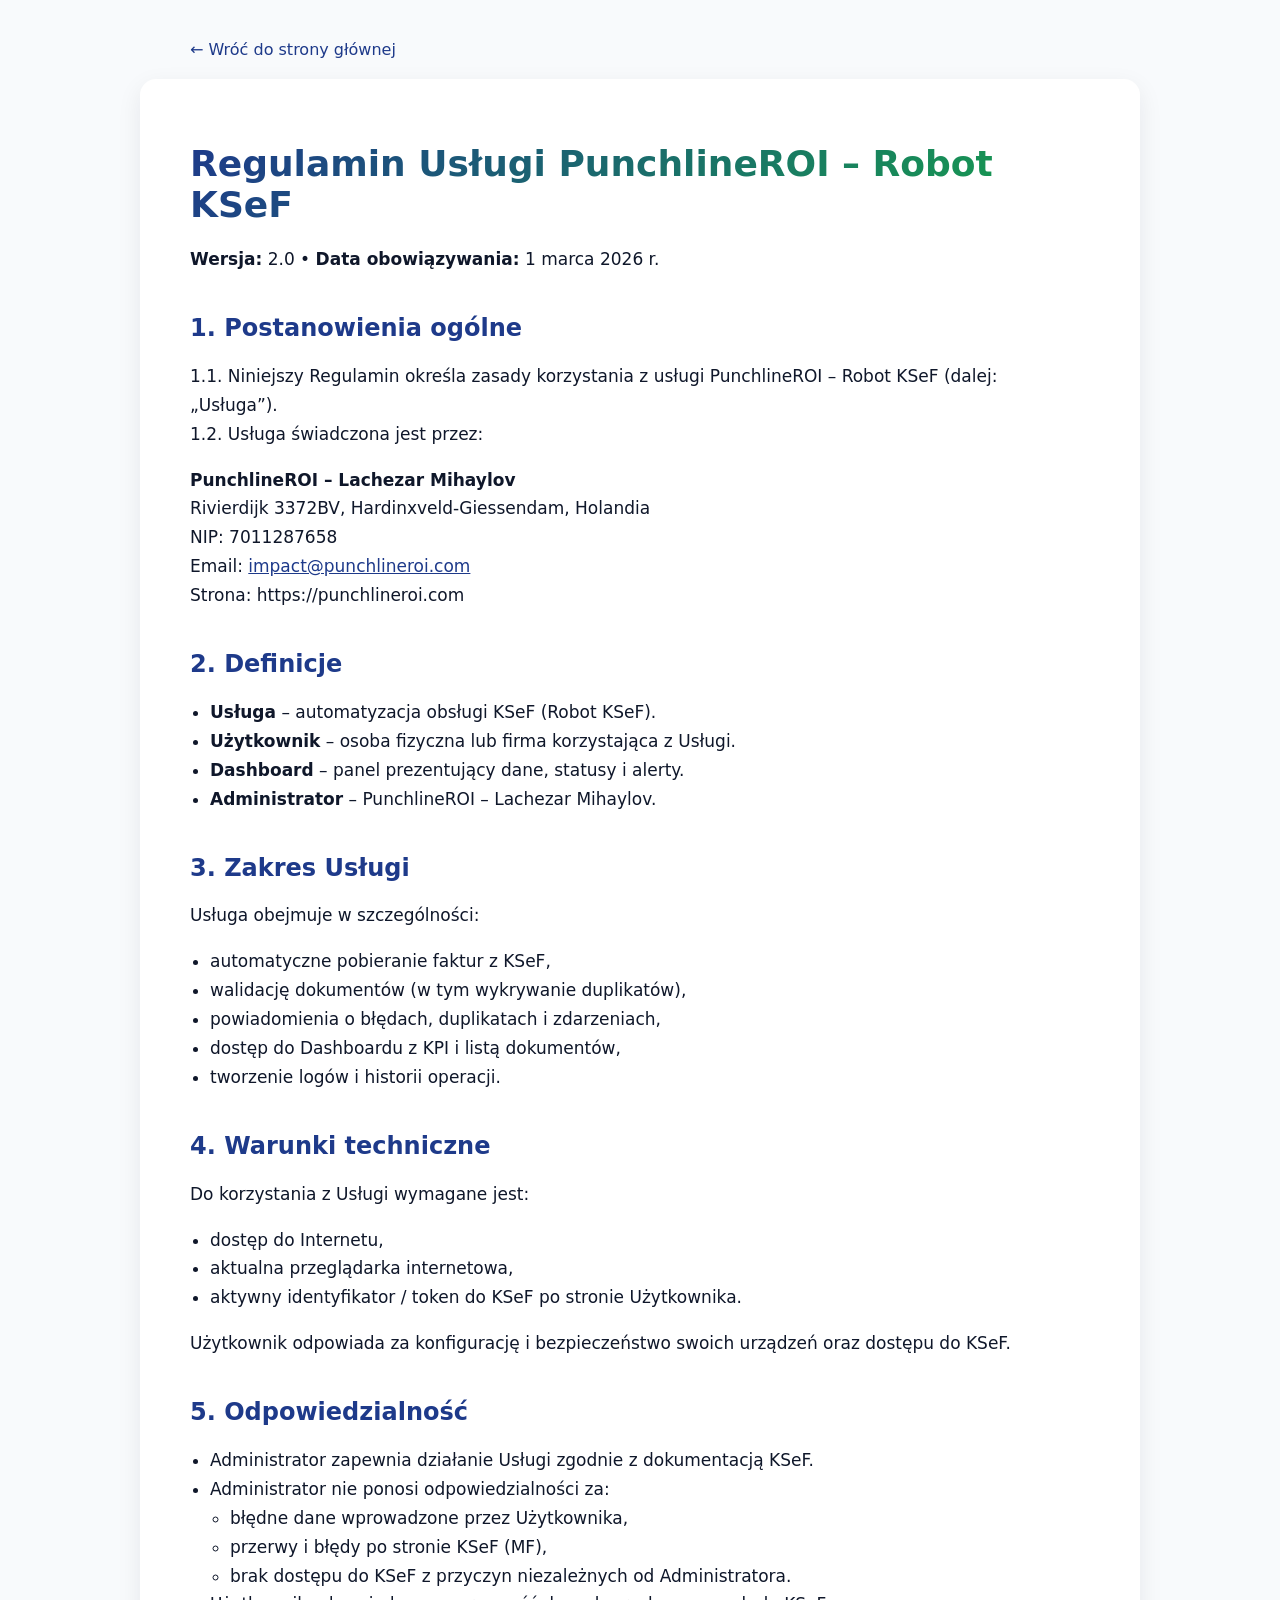
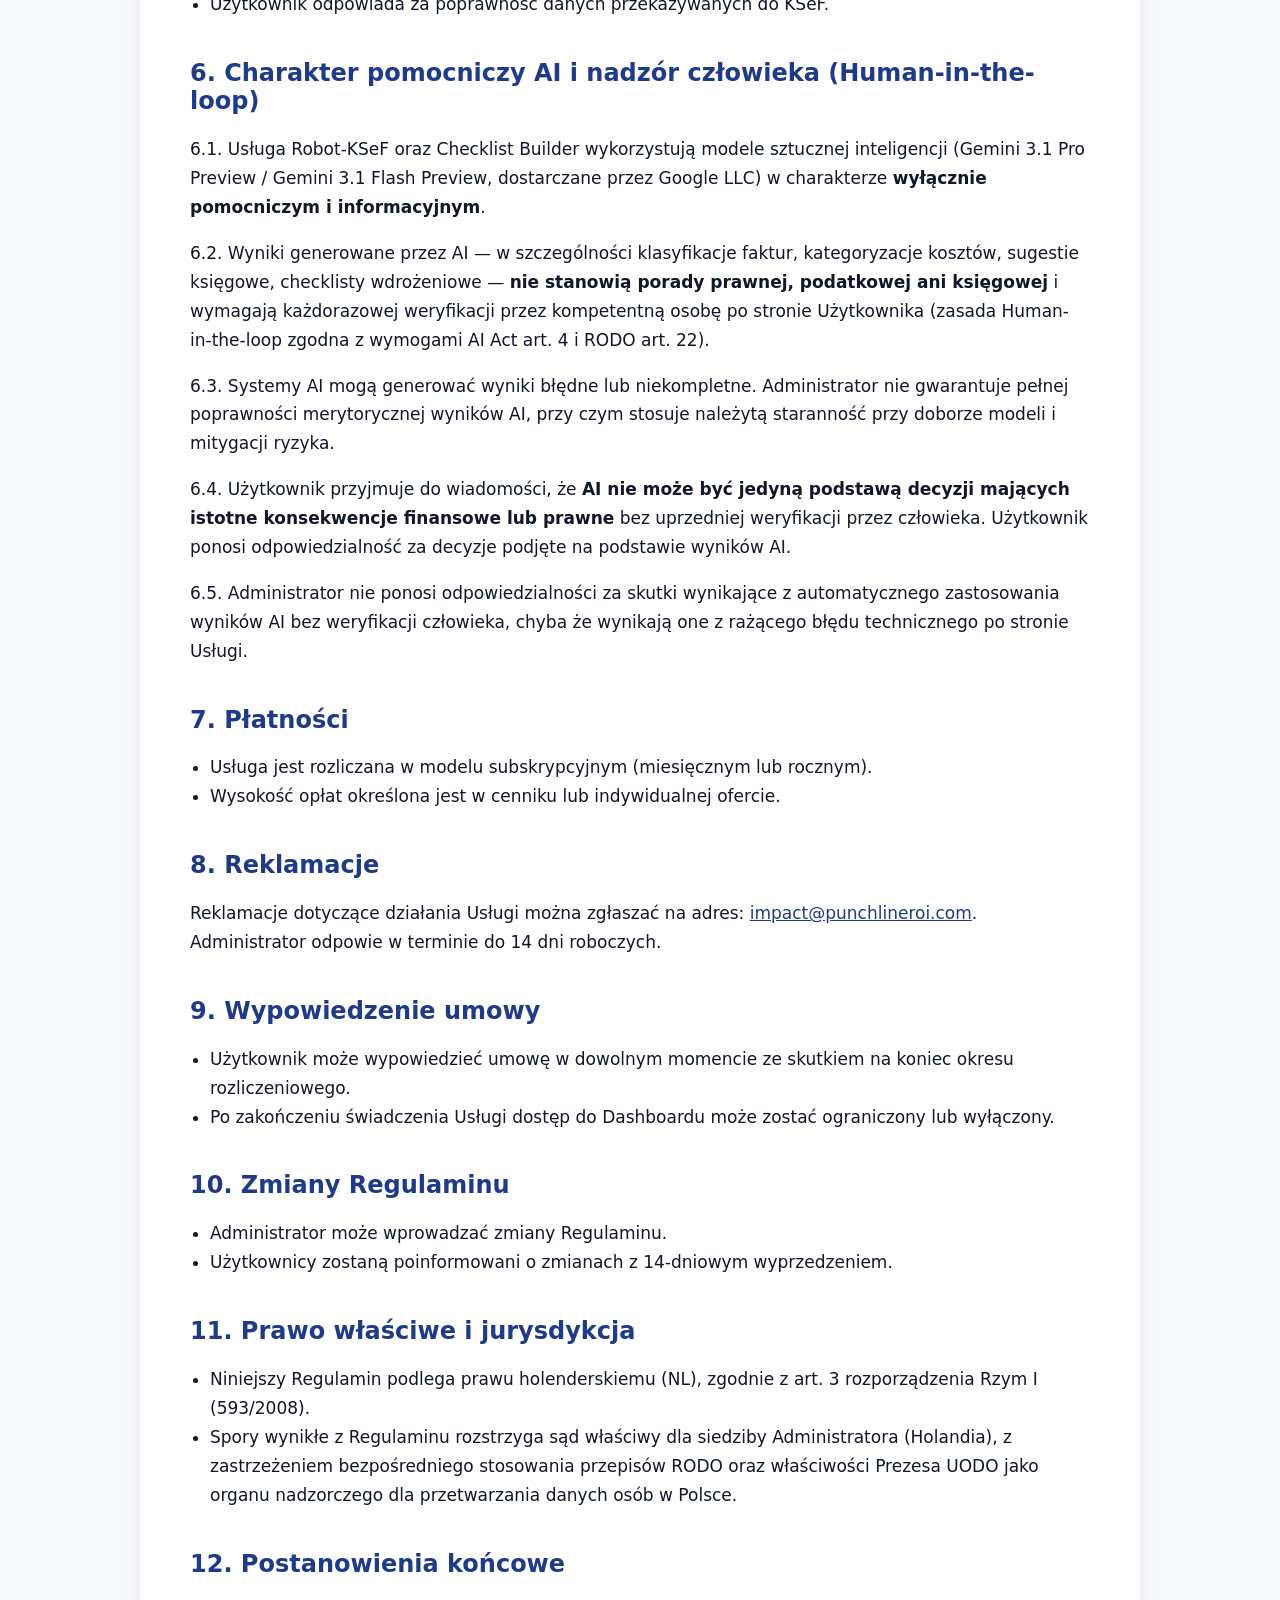
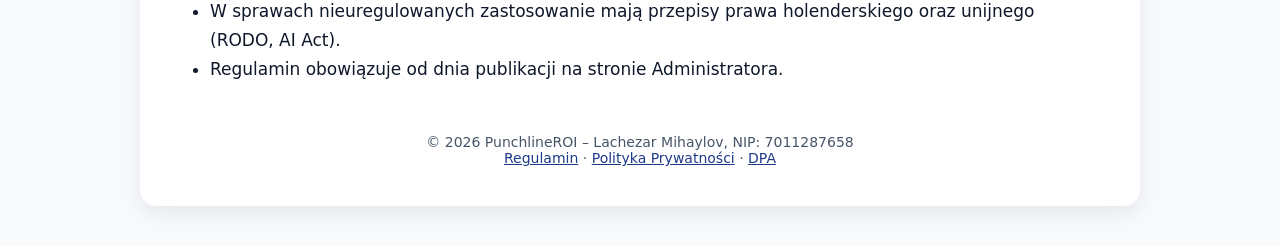
<file: regulamin.html>
<!DOCTYPE html>
<html lang="pl">

<head>
    <meta charset="UTF-8">
    <title>Regulamin – PunchlineROI – Robot KSeF</title>
    <meta name="viewport" content="width=device-width, initial-scale=1">

    <style>
        body {
            font-family: Inter, system-ui, -apple-system, BlinkMacSystemFont, "Segoe UI", sans-serif;
            background: #F8FAFC;
            color: #0F172A;
            margin: 0;
            padding: 40px 20px;
        }

        main {
            max-width: 900px;
            margin: 0 auto;
            background: white;
            padding: 40px 50px;
            border-radius: 16px;
            box-shadow: 0 8px 24px rgba(15, 23, 42, 0.08);
        }

        h1 {
            font-size: 36px;
            font-weight: 800;
            background: linear-gradient(135deg, #1E3A8A, #16A34A);
            -webkit-background-clip: text;
            -webkit-text-fill-color: transparent;
            margin-bottom: 20px;
        }

        h2 {
            font-size: 24px;
            margin-top: 40px;
            color: #1E3A8A;
        }

        h3 {
            font-size: 20px;
            margin-top: 20px;
            color: #0F172A;
        }

        p,
        li {
            font-size: 17px;
            line-height: 1.7;
        }

        ul {
            padding-left: 20px;
        }

        a {
            color: #1E3A8A;
            text-decoration: underline;
        }

        footer {
            margin-top: 50px;
            font-size: 14px;
            color: #475569;
            text-align: center;
        }
    </style>
</head>

<body>
    <div class="back-link" style="max-width:900px;margin:0 auto 20px auto;font-size:16px;">
        <a href="/index.html" style="color:#1E3A8A;text-decoration:none;font-weight:500;">← Wróć do strony głównej</a>
    </div>

    <main>
        <h1>Regulamin Usługi PunchlineROI – Robot KSeF</h1>

        <p><strong>Wersja:</strong> 2.0 • <strong>Data obowiązywania:</strong> 1 marca 2026 r.</p>

        <h2>1. Postanowienia ogólne</h2>
        <p>
            1.1. Niniejszy Regulamin określa zasady korzystania z usługi PunchlineROI – Robot KSeF (dalej:
            „Usługa”).<br>
            1.2. Usługa świadczona jest przez:
        </p>

        <p>
            <strong>PunchlineROI – Lachezar Mihaylov</strong><br>
            Rivierdijk 3372BV, Hardinxveld‑Giessendam, Holandia<br>
            NIP: 7011287658<br>
            Email: <a href="mailto:impact@punchlineroi.com">impact@punchlineroi.com</a><br>
            Strona: https://punchlineroi.com
        </p>

        <h2>2. Definicje</h2>
        <ul>
            <li><strong>Usługa</strong> – automatyzacja obsługi KSeF (Robot KSeF).</li>
            <li><strong>Użytkownik</strong> – osoba fizyczna lub firma korzystająca z Usługi.</li>
            <li><strong>Dashboard</strong> – panel prezentujący dane, statusy i alerty.</li>
            <li><strong>Administrator</strong> – PunchlineROI – Lachezar Mihaylov.</li>
        </ul>

        <h2>3. Zakres Usługi</h2>
        <p>Usługa obejmuje w szczególności:</p>
        <ul>
            <li>automatyczne pobieranie faktur z KSeF,</li>
            <li>walidację dokumentów (w tym wykrywanie duplikatów),</li>
            <li>powiadomienia o błędach, duplikatach i zdarzeniach,</li>
            <li>dostęp do Dashboardu z KPI i listą dokumentów,</li>
            <li>tworzenie logów i historii operacji.</li>
        </ul>

        <h2>4. Warunki techniczne</h2>
        <p>Do korzystania z Usługi wymagane jest:</p>
        <ul>
            <li>dostęp do Internetu,</li>
            <li>aktualna przeglądarka internetowa,</li>
            <li>aktywny identyfikator / token do KSeF po stronie Użytkownika.</li>
        </ul>

        <p>Użytkownik odpowiada za konfigurację i bezpieczeństwo swoich urządzeń oraz dostępu do KSeF.</p>

        <h2>5. Odpowiedzialność</h2>
        <ul>
            <li>Administrator zapewnia działanie Usługi zgodnie z dokumentacją KSeF.</li>
            <li>Administrator nie ponosi odpowiedzialności za:
                <ul>
                    <li>błędne dane wprowadzone przez Użytkownika,</li>
                    <li>przerwy i błędy po stronie KSeF (MF),</li>
                    <li>brak dostępu do KSeF z przyczyn niezależnych od Administratora.</li>
                </ul>
            </li>
            <li>Użytkownik odpowiada za poprawność danych przekazywanych do KSeF.</li>
        </ul>

        <h2>6. Charakter pomocniczy AI i nadzór człowieka (Human-in-the-loop)</h2>
        <p>
            6.1. Usługa Robot‑KSeF oraz Checklist Builder wykorzystują modele sztucznej inteligencji
            (Gemini 3.1 Pro Preview / Gemini 3.1 Flash Preview, dostarczane przez Google LLC)
            w charakterze <strong>wyłącznie pomocniczym i informacyjnym</strong>.
        </p>
        <p>
            6.2. Wyniki generowane przez AI — w szczególności klasyfikacje faktur, kategoryzacje kosztów,
            sugestie księ&shy;gowe, checklisty wdrożeniowe — <strong>nie stanowią porady prawnej,
            podatkowej ani księgowej</strong> i wymagają każdorazowej weryfikacji przez kompetentną osobę
            po stronie Użytkownika (zasada Human-in-the-loop zgodna z wymogami AI Act art. 4 i RODO art. 22).
        </p>
        <p>
            6.3. Systemy AI mogą generować wyniki błędne lub niekompletne. Administrator nie gwarantuje
            pełnej poprawności merytorycznej wyników AI, przy czym stosuje należytą staranność przy doborze
            modeli i mitygacji ryzyka.
        </p>
        <p>
            6.4. Użytkownik przyjmuje do wiadomości, że <strong>AI nie może być jedyną podstawą decyzji
            mających istotne konsekwencje finansowe lub prawne</strong> bez uprzedniej weryfikacji przez
            człowieka. Użytkownik ponosi odpowiedzialność za decyzje podjęte na podstawie wyników AI.
        </p>
        <p>
            6.5. Administrator nie ponosi odpowiedzialności za skutki wynikające z automatycznego zastosowania
            wyników AI bez weryfikacji człowieka, chyba że wynikają one z rażącego błędu technicznego
            po stronie Usługi.
        </p>

        <h2>7. Płatności</h2>
        <ul>
            <li>Usługa jest rozliczana w modelu subskrypcyjnym (miesięcznym lub rocznym).</li>
            <li>Wysokość opłat określona jest w cenniku lub indywidualnej ofercie.</li>
        </ul>

        <h2>8. Reklamacje</h2>
        <p>
            Reklamacje dotyczące działania Usługi można zgłaszać na adres:
            <a href="mailto:impact@punchlineroi.com">impact@punchlineroi.com</a>.
            Administrator odpowie w terminie do 14 dni roboczych.
        </p>

        <h2>9. Wypowiedzenie umowy</h2>
        <ul>
            <li>Użytkownik może wypowiedzieć umowę w dowolnym momencie ze skutkiem na koniec okresu rozliczeniowego.</li>
            <li>Po zakończeniu świadczenia Usługi dostęp do Dashboardu może zostać ograniczony lub wyłączony.</li>
        </ul>

        <h2>10. Zmiany Regulaminu</h2>
        <ul>
            <li>Administrator może wprowadzać zmiany Regulaminu.</li>
            <li>Użytkownicy zostaną poinformowani o zmianach z 14‑dniowym wyprzedzeniem.</li>
        </ul>

        <h2>11. Prawo właściwe i jurysdykcja</h2>
        <ul>
            <li>Niniejszy Regulamin podlega prawu holenderskiemu (NL), zgodnie z art. 3 rozporządzenia Rzym I (593/2008).</li>
            <li>Spory wynikłe z Regulaminu rozstrzyga sąd właściwy dla siedziby Administratora (Holandia),
                z zastrzeżeniem bezpośredniego stosowania przepisów RODO oraz właściwości Prezesa UODO
                jako organu nadzorczego dla przetwarzania danych osób w Polsce.</li>
        </ul>

        <h2>12. Postanowienia końcowe</h2>
        <ul>
            <li>W sprawach nieuregulowanych zastosowanie mają przepisy prawa holenderskiego oraz unijnego (RODO, AI Act).</li>
            <li>Regulamin obowiązuje od dnia publikacji na stronie Administratora.</li>
        </ul>

        <footer>
            © 2026 PunchlineROI – Lachezar Mihaylov, NIP: 7011287658<br>
            <a href="/regulamin.html">Regulamin</a> ·
            <a href="/polityka-prywatnosci.html">Polityka Prywatności</a> ·
            <a href="/dpa.html">DPA</a>
        </footer>
    </main>
</body>

</html>
</file>
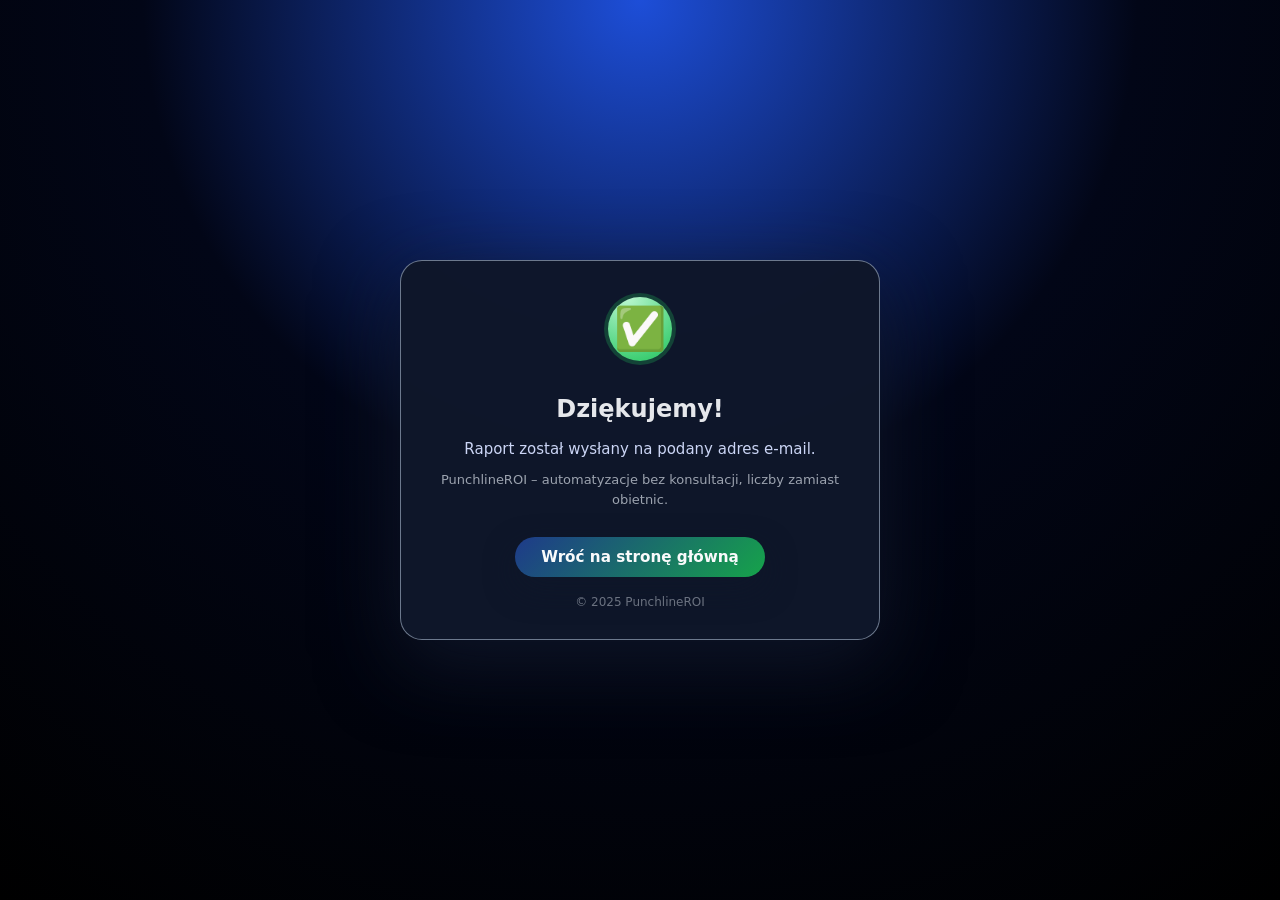
<file: thank-you.html>
<!DOCTYPE html>
<html lang="pl">

<head>
  <meta charset="UTF-8" />
  <meta name="viewport" content="width=device-width, initial-scale=1.0" />
  <title>Dziękujemy – PunchlineROI</title>
  <link rel="icon" href="assets/favicon.ico">
  <style>
    :root {
      --blue-primary: #1E3A8A;
      --green-primary: #16A34A;
      --text-main: #e5e7eb;
      --text-muted: #9ca3af;
    }

    * {
      box-sizing: border-box;
    }

    body {
      font-family: system-ui, -apple-system, BlinkMacSystemFont, "Segoe UI", sans-serif;
      background: radial-gradient(circle at top, #1d4ed8 0, #020617 45%, #000 100%);
      display: flex;
      justify-content: center;
      align-items: center;
      min-height: 100vh;
      margin: 0;
      padding: 16px;
      color: var(--text-main);
    }

    .box {
      text-align: center;
      padding: 36px 30px 30px;
      background: rgba(15, 23, 42, 0.98);
      border-radius: 22px;
      box-shadow: 0 24px 80px rgba(15, 23, 42, 0.9);
      border: 1px solid rgba(148, 163, 184, 0.7);
      max-width: 480px;
      width: 100%;
      animation: fadeIn 0.7s ease-out;
    }

    @keyframes fadeIn {
      from {
        opacity: 0;
        transform: translateY(24px) scale(0.98);
      }

      to {
        opacity: 1;
        transform: translateY(0) scale(1);
      }
    }

    .icon {
      font-size: 42px;
      margin-bottom: 18px;
      display: inline-flex;
      width: 64px;
      height: 64px;
      align-items: center;
      justify-content: center;
      border-radius: 999px;
      background: radial-gradient(circle at 30% 0, #bbf7d0, #22c55e);
      box-shadow: 0 0 0 4px rgba(34, 197, 94, 0.25);
      animation: pulse 1.6s ease-out infinite;
    }

    @keyframes pulse {
      0% {
        transform: scale(1);
        box-shadow: 0 0 0 4px rgba(34, 197, 94, 0.25);
      }

      60% {
        transform: scale(1.05);
        box-shadow: 0 0 0 14px rgba(34, 197, 94, 0);
      }

      100% {
        transform: scale(1);
        box-shadow: 0 0 0 4px rgba(34, 197, 94, 0.25);
      }
    }

    h1 {
      font-size: 24px;
      margin-bottom: 10px;
      font-weight: 700;
      color: #e5e7eb;
    }

    p {
      font-size: 15px;
      margin-bottom: 10px;
      color: #cbd5f5;
      line-height: 1.5;
    }

    .tagline {
      font-size: 13px;
      color: var(--text-muted);
      margin-top: 10px;
    }

    .btn {
      display: inline-block;
      margin-top: 18px;
      padding: 11px 26px;
      border-radius: 999px;
      background: linear-gradient(135deg, var(--blue-primary), var(--green-primary));
      color: #f9fafb;
      font-size: 0.95rem;
      font-weight: 600;
      text-decoration: none;
      box-shadow: 0 12px 30px rgba(15, 23, 42, 0.6);
      transition: transform 0.2s ease, box-shadow 0.2s ease;
    }

    .btn:hover {
      transform: translateY(-2px) scale(1.02);
      box-shadow: 0 16px 40px rgba(15, 23, 42, 0.85);
    }

    .footer {
      margin-top: 18px;
      font-size: 12px;
      color: #6b7280;
    }

    @media (max-width: 480px) {
      .box {
        padding: 28px 18px 24px;
        border-radius: 18px;
      }

      h1 {
        font-size: 21px;
      }
    }
  </style>
</head>

<body>
  <div class="box">
    <div class="icon">✅</div>
    <h1>Dziękujemy!</h1>
    <p>Raport został wysłany na podany adres e‑mail.</p>
    <p class="tagline">PunchlineROI – automatyzacje bez konsultacji, liczby zamiast obietnic.</p>
    <a href="index.html" class="btn">Wróć na stronę główną</a>
    <div class="footer">
      © 2025 PunchlineROI
    </div>
  </div>
</body>

</html>
</file>
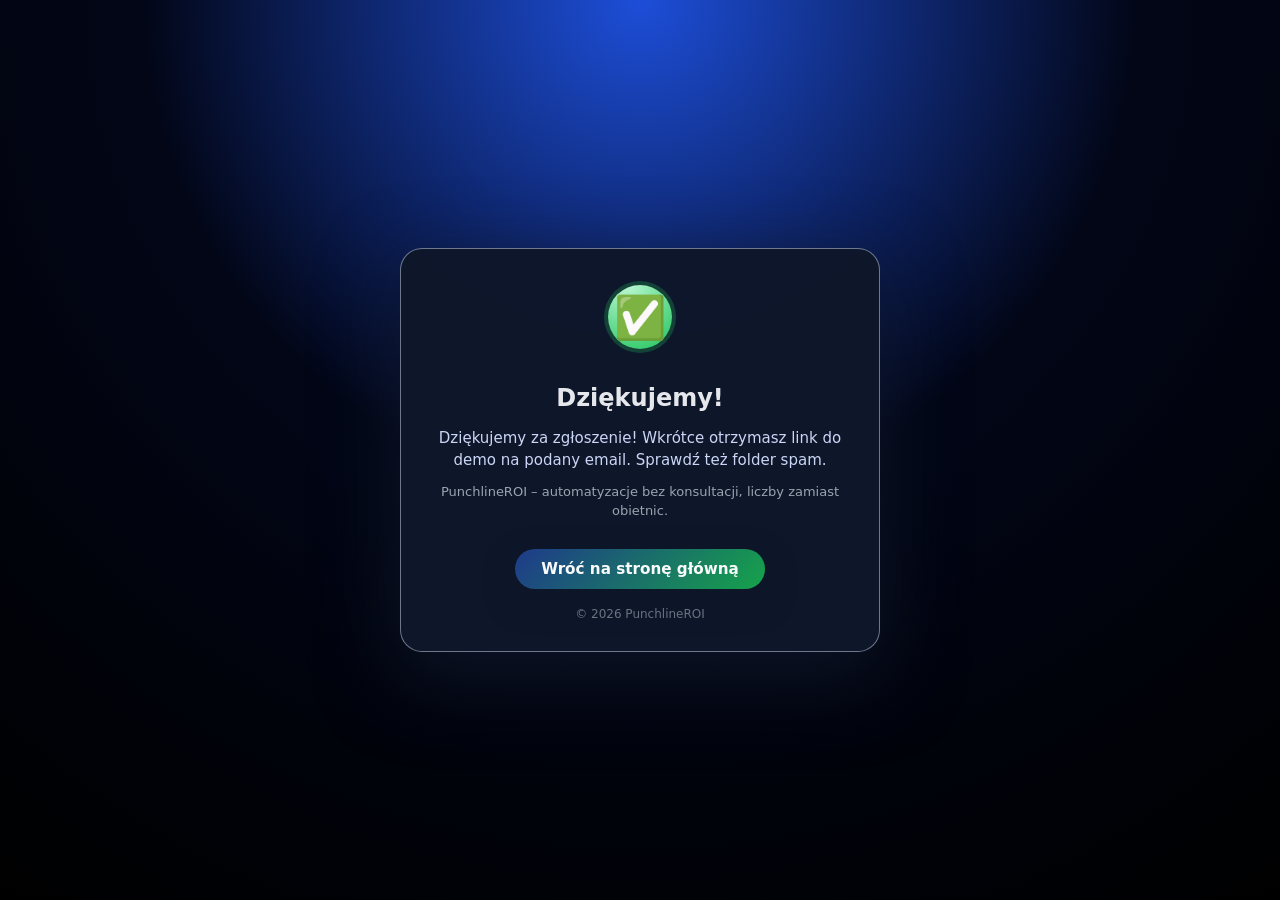
<file: ksef-email/thank-you.html>
<!DOCTYPE html>
<html lang="pl">

<head>
  <meta charset="UTF-8" />
  <meta name="viewport" content="width=device-width, initial-scale=1.0" />
  <title>Dziękujemy – PunchlineROI</title>
  <link rel="icon" href="assets/favicon.ico">
  <style>
    :root {
      --blue-primary: #1E3A8A;
      --green-primary: #16A34A;
      --text-main: #e5e7eb;
      --text-muted: #9ca3af;
    }

    * {
      box-sizing: border-box;
    }

    body {
      font-family: system-ui, -apple-system, BlinkMacSystemFont, "Segoe UI", sans-serif;
      background: radial-gradient(circle at top, #1d4ed8 0, #020617 45%, #000 100%);
      display: flex;
      justify-content: center;
      align-items: center;
      min-height: 100vh;
      margin: 0;
      padding: 16px;
      color: var(--text-main);
    }

    .box {
      text-align: center;
      padding: 36px 30px 30px;
      background: rgba(15, 23, 42, 0.98);
      border-radius: 22px;
      box-shadow: 0 24px 80px rgba(15, 23, 42, 0.9);
      border: 1px solid rgba(148, 163, 184, 0.7);
      max-width: 480px;
      width: 100%;
      animation: fadeIn 0.7s ease-out;
    }

    @keyframes fadeIn {
      from {
        opacity: 0;
        transform: translateY(24px) scale(0.98);
      }

      to {
        opacity: 1;
        transform: translateY(0) scale(1);
      }
    }

    .icon {
      font-size: 42px;
      margin-bottom: 18px;
      display: inline-flex;
      width: 64px;
      height: 64px;
      align-items: center;
      justify-content: center;
      border-radius: 999px;
      background: radial-gradient(circle at 30% 0, #bbf7d0, #22c55e);
      box-shadow: 0 0 0 4px rgba(34, 197, 94, 0.25);
      animation: pulse 1.6s ease-out infinite;
    }

    @keyframes pulse {
      0% {
        transform: scale(1);
        box-shadow: 0 0 0 4px rgba(34, 197, 94, 0.25);
      }

      60% {
        transform: scale(1.05);
        box-shadow: 0 0 0 14px rgba(34, 197, 94, 0);
      }

      100% {
        transform: scale(1);
        box-shadow: 0 0 0 4px rgba(34, 197, 94, 0.25);
      }
    }

    h1 {
      font-size: 24px;
      margin-bottom: 10px;
      font-weight: 700;
      color: #e5e7eb;
    }

    p {
      font-size: 15px;
      margin-bottom: 10px;
      color: #cbd5f5;
      line-height: 1.5;
    }

    .tagline {
      font-size: 13px;
      color: var(--text-muted);
      margin-top: 10px;
    }

    .btn {
      display: inline-block;
      margin-top: 18px;
      padding: 11px 26px;
      border-radius: 999px;
      background: linear-gradient(135deg, var(--blue-primary), var(--green-primary));
      color: #f9fafb;
      font-size: 0.95rem;
      font-weight: 600;
      text-decoration: none;
      box-shadow: 0 12px 30px rgba(15, 23, 42, 0.6);
      transition: transform 0.2s ease, box-shadow 0.2s ease;
    }

    .btn:hover {
      transform: translateY(-2px) scale(1.02);
      box-shadow: 0 16px 40px rgba(15, 23, 42, 0.85);
    }

    .footer {
      margin-top: 18px;
      font-size: 12px;
      color: #6b7280;
    }

    @media (max-width: 480px) {
      .box {
        padding: 28px 18px 24px;
        border-radius: 18px;
      }

      h1 {
        font-size: 21px;
      }
    }
  </style>
</head>

<body>
  <div class="box">
    <div class="icon">✅</div>
    <h1>Dziękujemy!</h1>
    <p>Dziękujemy za zgłoszenie! Wkrótce otrzymasz link do demo na podany email. Sprawdź też folder spam.</p>
    <p class="tagline">PunchlineROI – automatyzacje bez konsultacji, liczby zamiast obietnic.</p>
    <a href="/" class="btn">Wróć na stronę główną</a>
    <div class="footer">
      © 2026 PunchlineROI
    </div>
  </div>
</body>

</html>
</file>
<file: assets/css/tokens.css>
/* ================================
   BRAND TOKENS — PUNCHLINE LANDING
================================ */

:root {
  --brand-primary: #1E3A8A;
  --brand-secondary: #16A34A;
  --brand-accent: #F97316;

  --bg-primary: #ffffff;
  --bg-secondary: #f8fafc;
  --bg-surface: #ffffff;

  --text-primary: #020617;
  --text-secondary: #334155;
  --text-muted: #64748b;

  --border-color: rgba(203,213,225,0.9);
}

body.dark {
  --bg-primary: #020617;
  --bg-secondary: #0f172a;
  --bg-surface: #1e293b;

  --text-primary: #f8fafc;
  --text-secondary: #cbd5e1;
  --text-muted: #94a3b8;

  --border-color: rgba(51,65,85,0.6);
}
</file>
<file: assets/css/ui.css>
/* ================================
   LANDING UI SYSTEM
================================ */

body {
  background: var(--bg-primary);
  color: var(--text-primary);
}

.section {
  padding: 4rem 1.5rem;
}

.surface {
  background: var(--bg-surface);
  border: 1px solid var(--border-color);
  border-radius: 14px;
}

.card {
  background: var(--bg-surface);
  border: 1px solid var(--border-color);
  border-radius: 16px;
  padding: 2rem;
}

.heading {
  color: var(--text-primary);
  font-weight: 700;
}

.muted {
  color: var(--text-muted);
}

.cta {
  background: linear-gradient(
    135deg,
    var(--brand-primary),
    var(--brand-secondary)
  );
  color: #ffffff;
  border-radius: 9999px;
  padding: 0.75rem 1.75rem;
  font-weight: 600;
  display: inline-block;
}

.cta:hover {
  opacity: 0.9;
}
</file>
